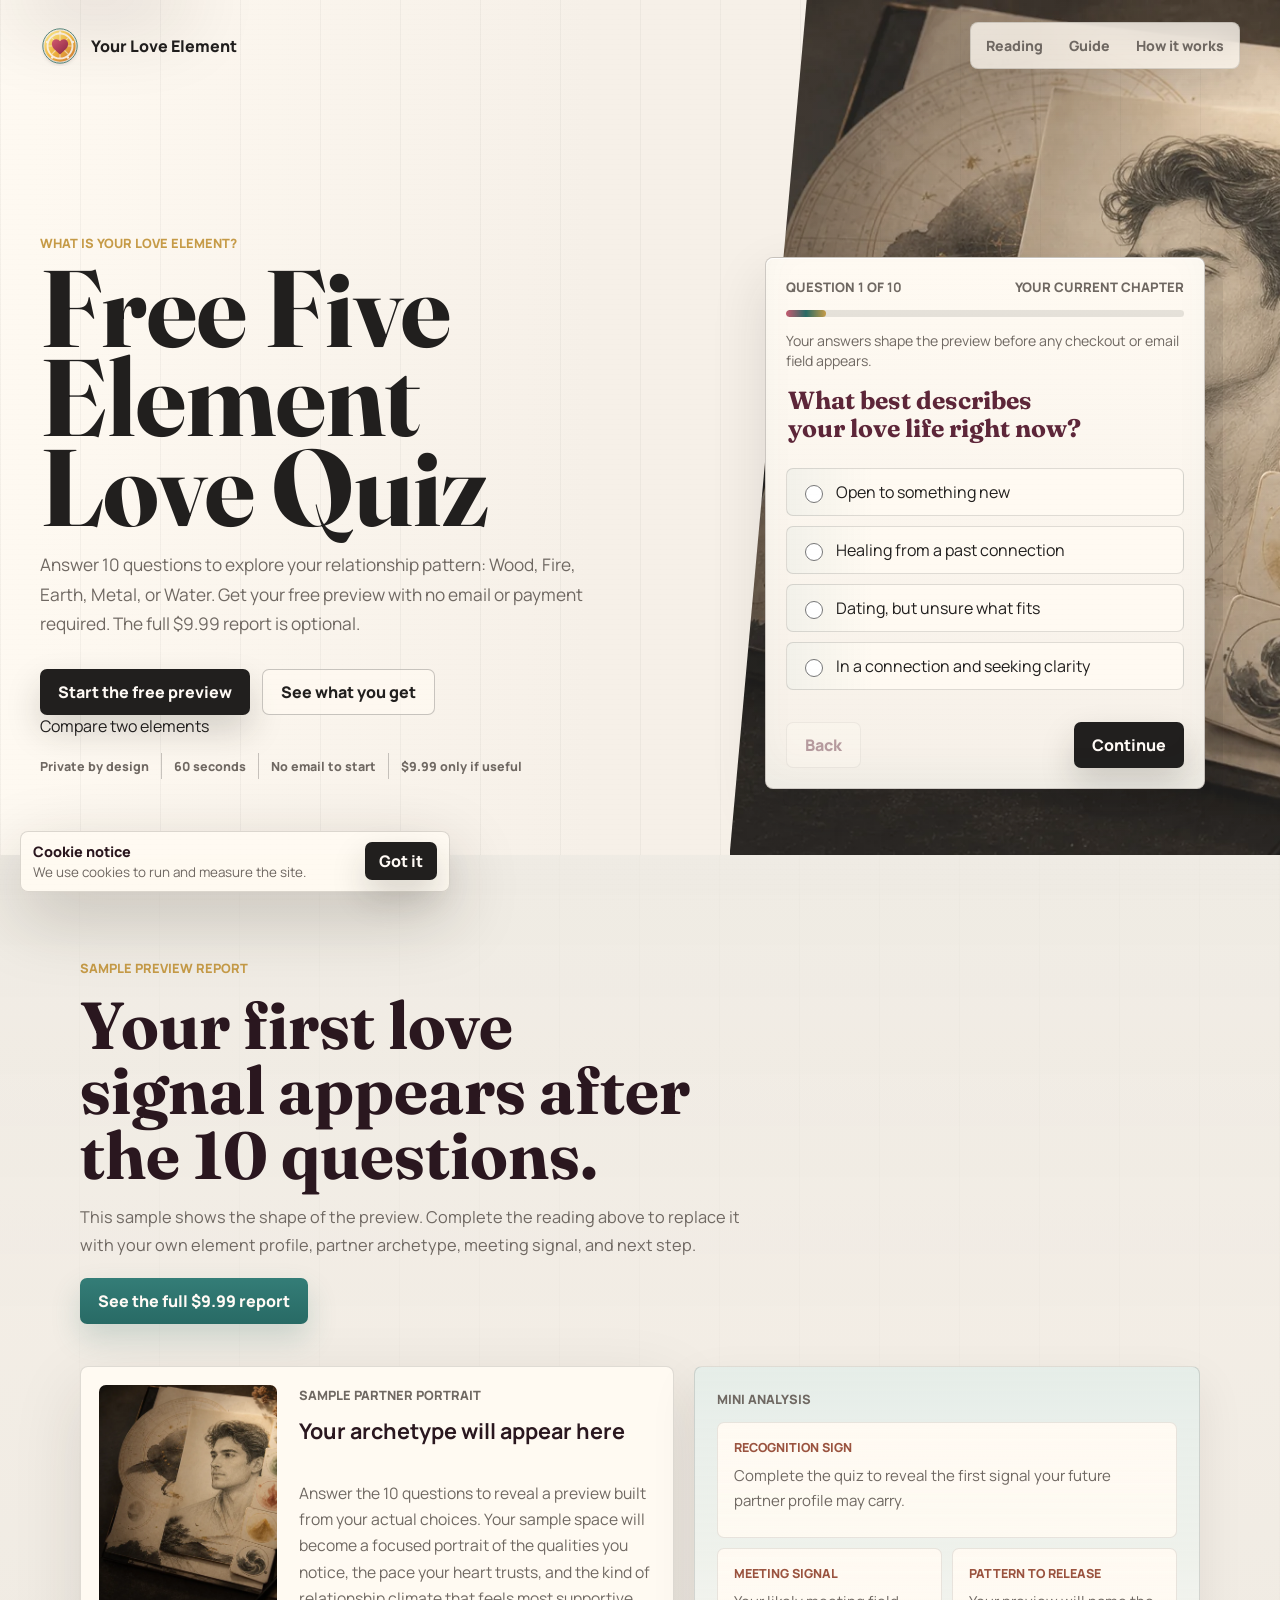
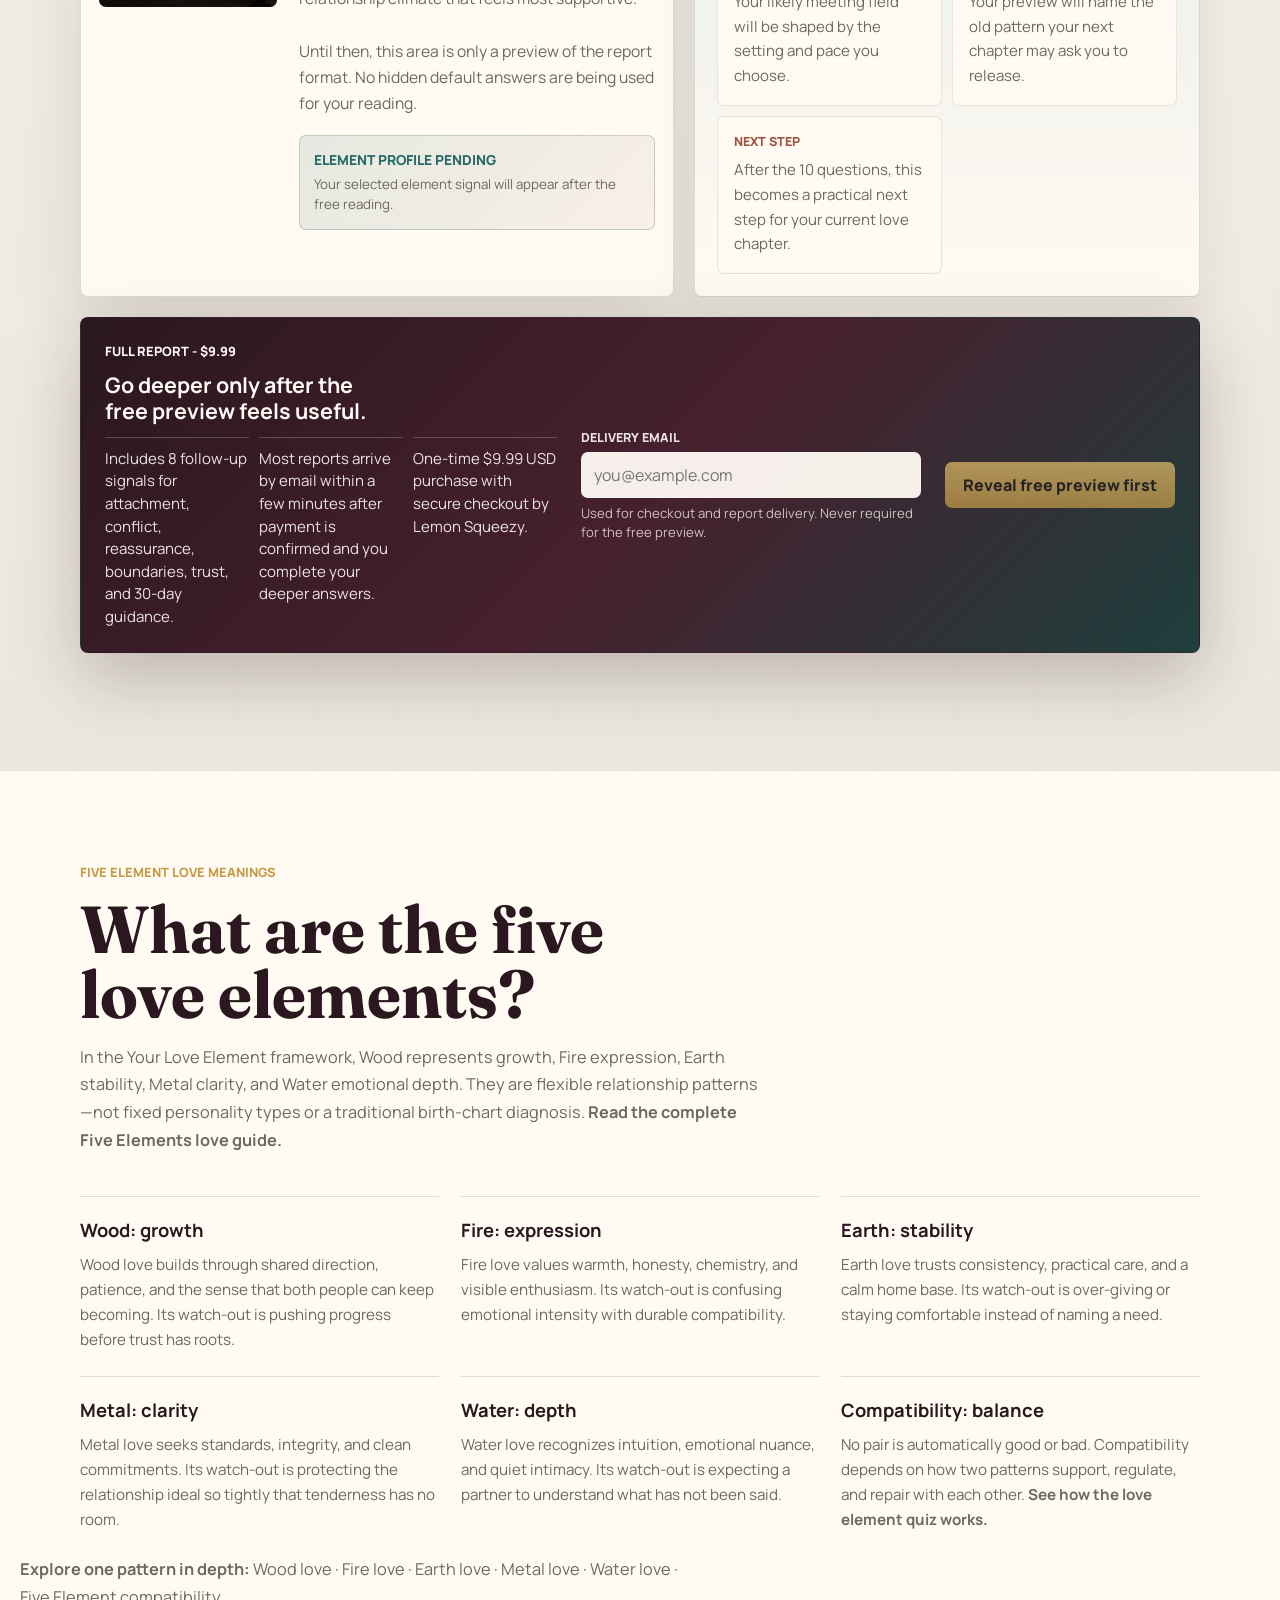
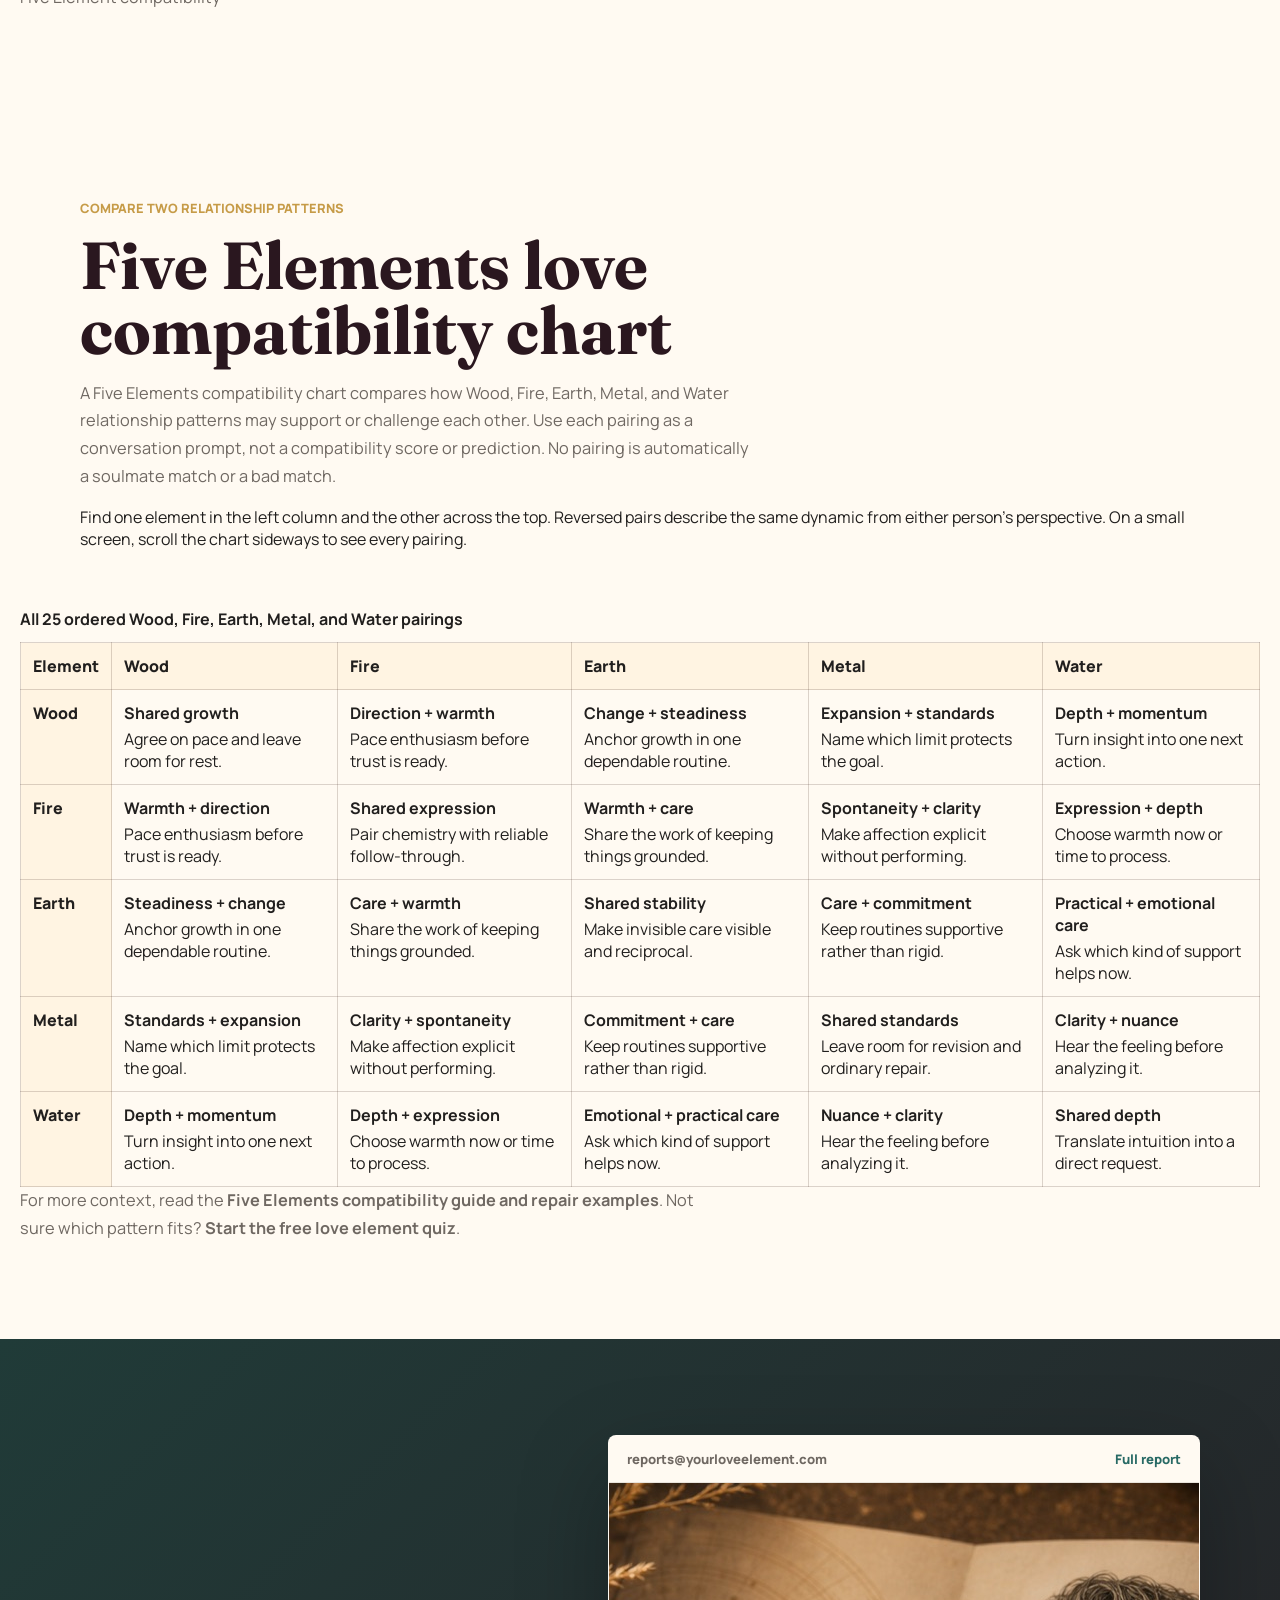
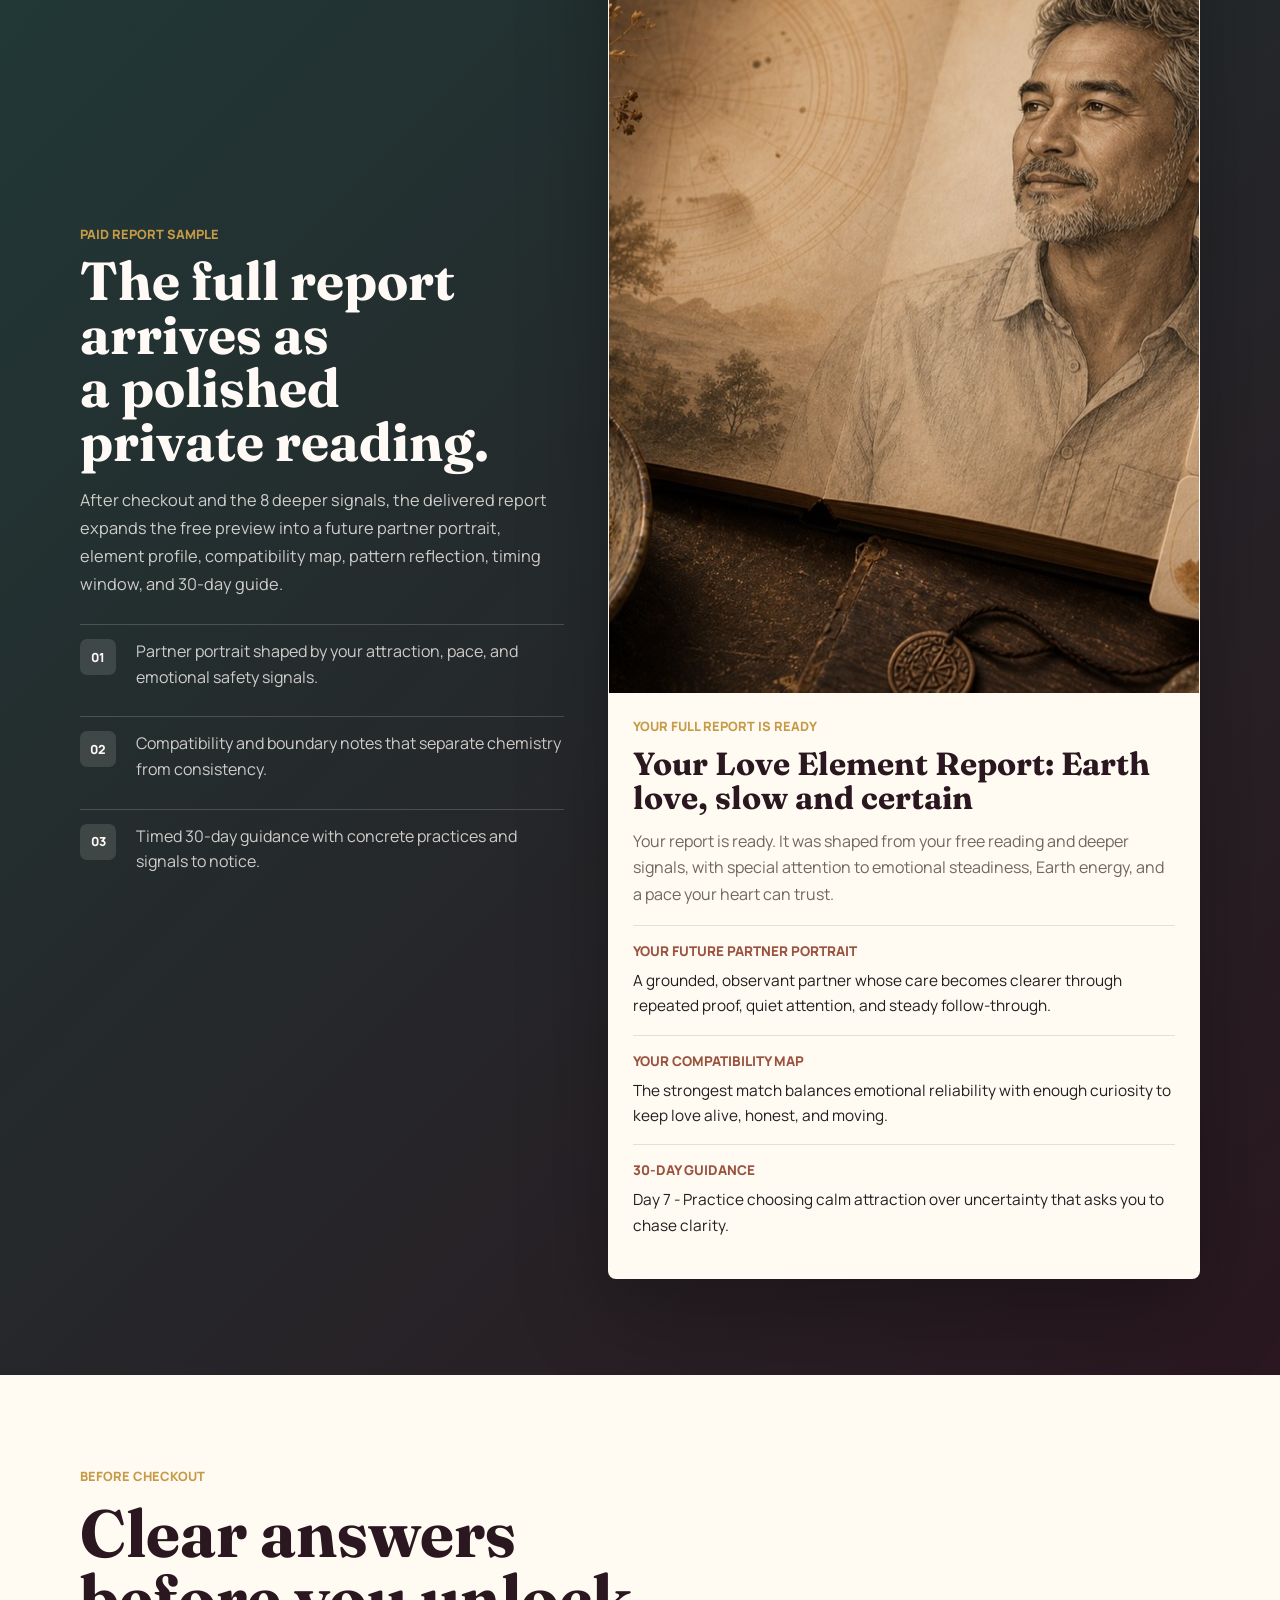
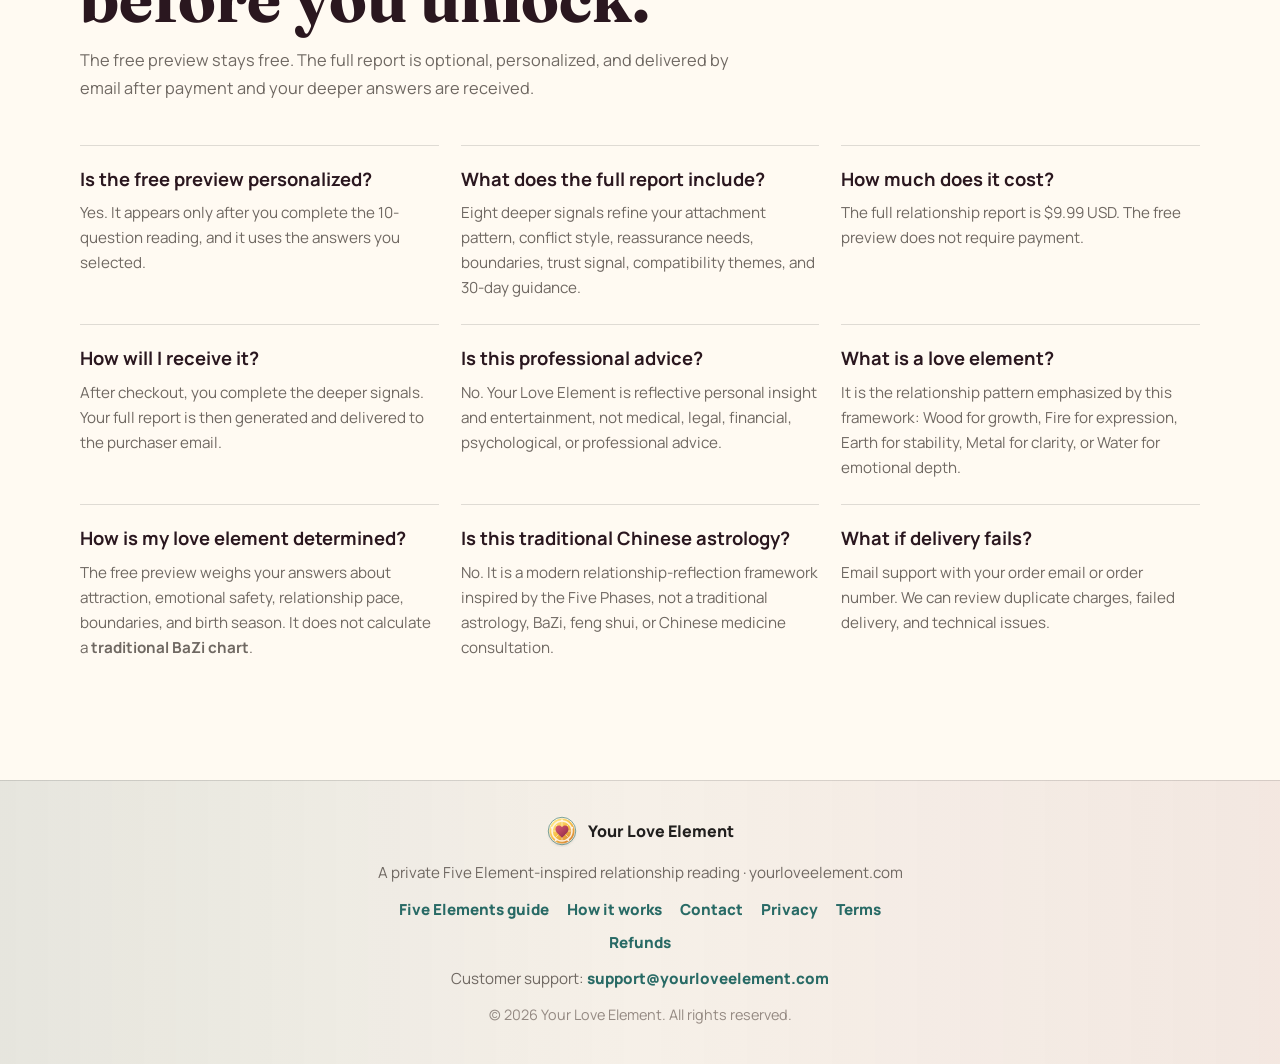
<file: index.html>
<!doctype html>
<html lang="en">
  <head>
    <meta charset="UTF-8" />
    <meta name="viewport" content="width=device-width, initial-scale=1.0" />
    <title>Free Five Element Love Quiz | Your Love Element</title>
    <meta name="description" content="What is your love element? Answer 10 questions to explore Wood, Fire, Earth, Metal or Water. Get a free relationship preview with no email or payment required." />
    <meta name="robots" content="index,follow,max-image-preview:large,max-snippet:-1,max-video-preview:-1" />
    <link rel="canonical" href="https://yourloveelement.com/" />
    <meta property="og:type" content="website" />
    <meta property="og:locale" content="en_US" />
    <meta property="og:site_name" content="Your Love Element" />
    <meta property="og:title" content="Free Five Element Love Quiz | Your Love Element" />
    <meta property="og:description" content="Answer 10 questions to explore your Five Element-inspired relationship pattern. Your free preview needs no email or payment; the $9.99 full report is optional." />
    <meta property="og:url" content="https://yourloveelement.com/" />
    <meta property="og:image" content="https://yourloveelement.com/assets/social-preview.png" />
    <meta property="og:image:width" content="1200" />
    <meta property="og:image:height" content="630" />
    <meta property="og:image:alt" content="Your Love Element social preview with a lemon heart seal." />
    <meta name="twitter:card" content="summary_large_image" />
    <meta name="twitter:title" content="Free Five Element Love Quiz | Your Love Element" />
    <meta name="twitter:description" content="Answer 10 questions to explore your Five Element-inspired relationship pattern. Your free preview needs no email or payment; the $9.99 full report is optional." />
    <meta name="twitter:image" content="https://yourloveelement.com/assets/social-preview.png" />
    <meta name="twitter:image:alt" content="Your Love Element social preview with a lemon heart seal." />
    <meta name="theme-color" content="#221b18" />
    <link rel="icon" href="assets/logo-mark.svg" type="image/svg+xml" />
    <link rel="apple-touch-icon" href="assets/lemon-squeezy-store-icon.png" />
    <link rel="preload" as="image" href="assets/hero-soulmate-report.webp" type="image/webp" fetchpriority="high" />
    <script src="assets/runtime-config.js?v=20260802-quiz-option-focus-ring-1"></script>
    <script src="assets/tracking-config.js?v=20260802-quiz-option-focus-ring-1"></script>
    <script src="assets/meta-pixel-base.js?v=20260802-quiz-option-focus-ring-1"></script>
    <link rel="preconnect" href="https://fonts.googleapis.com" />
    <link rel="preconnect" href="https://fonts.gstatic.com" crossorigin />
    <link href="https://fonts.googleapis.com/css2?family=Fraunces:wght@600;700;800&family=Manrope:wght@400;500;600;700;800&display=swap" rel="stylesheet" />
    <link rel="stylesheet" href="styles.css?v=20260802-quiz-option-focus-ring-1" />
    <style id="homepage-compatibility-styles">
      #compatibility-chart .homepage-compatibility-scroll { max-width: 100%; overflow-x: auto; overscroll-behavior-inline: contain; }
      #compatibility-chart .homepage-compatibility-scroll:focus-visible { outline: 3px solid #86543e; outline-offset: 4px; }
      #compatibility-chart table { border-collapse: collapse; min-width: 760px; width: 100%; }
      #compatibility-chart caption { font-weight: 700; padding: 0 0 0.75rem; text-align: left; }
      #compatibility-chart th, #compatibility-chart td { border: 1px solid rgba(75, 51, 42, 0.2); padding: 0.75rem; text-align: left; vertical-align: top; }
      #compatibility-chart th { background: #fff4e2; font-weight: 800; }
      #compatibility-chart td strong { display: block; margin-bottom: 0.25rem; }
    </style>
    <script type="application/ld+json">
      {
        "@context": "https://schema.org",
        "@graph": [
          {
            "@type": "Organization",
            "@id": "https://yourloveelement.com/#organization",
            "name": "Your Love Element",
            "url": "https://yourloveelement.com/",
            "logo": "https://yourloveelement.com/assets/lemon-squeezy-store-icon.png",
            "description": "A Five Element-inspired relationship reflection with a free personalized preview and an optional full digital report.",
            "email": "support@yourloveelement.com"
          },
          {
            "@type": "Brand",
            "@id": "https://yourloveelement.com/#brand",
            "name": "Your Love Element",
            "url": "https://yourloveelement.com/",
            "logo": "https://yourloveelement.com/assets/lemon-squeezy-store-icon.png"
          },
          {
            "@type": "WebSite",
            "@id": "https://yourloveelement.com/#website",
            "url": "https://yourloveelement.com/",
            "name": "Your Love Element",
            "publisher": { "@id": "https://yourloveelement.com/#organization" },
            "inLanguage": "en"
          },
          {
            "@type": "WebPage",
            "@id": "https://yourloveelement.com/#webpage",
            "url": "https://yourloveelement.com/",
            "name": "Free Five Element Love Quiz | Your Love Element",
            "description": "A 10-question Five Element-inspired relationship quiz with a free preview and an optional personalized full report.",
            "isPartOf": { "@id": "https://yourloveelement.com/#website" },
            "about": [
              { "@type": "Thing", "name": "Five Elements" },
              { "@type": "Thing", "name": "Relationship self-reflection" }
            ],
            "primaryImageOfPage": {
              "@type": "ImageObject",
              "url": "https://yourloveelement.com/assets/hero-soulmate-report.webp",
              "contentUrl": "https://yourloveelement.com/assets/hero-soulmate-report.webp",
              "width": 1672,
              "height": 941
            },
            "dateModified": "2026-11-08",
            "inLanguage": "en"
          },
          {
            "@type": "Product",
            "@id": "https://yourloveelement.com/#full-report",
            "name": "Your Love Element: Full Relationship Report",
            "brand": { "@id": "https://yourloveelement.com/#brand" },
            "image": "https://yourloveelement.com/assets/hero-soulmate-report.webp",
            "description": "A personalized Five Element-inspired love report with partner archetype, relationship patterns, compatibility signals, timing themes, and 30-day guidance.",
            "category": "Digital relationship reading",
            "offers": {
              "@type": "Offer",
              "price": "9.99",
              "priceCurrency": "USD",
              "availability": "https://schema.org/InStock",
              "url": "https://yourloveelement.com/#preview"
            }
          },
          {
            "@type": "FAQPage",
            "@id": "https://yourloveelement.com/#faq",
            "mainEntity": [
              {
                "@type": "Question",
                "name": "Is the free preview personalized?",
                "acceptedAnswer": {
                  "@type": "Answer",
                  "text": "Yes. The free preview appears only after you complete the 10-question reading and is based on the answers you provide."
                }
              },
              {
                "@type": "Question",
                "name": "What is included in the full report?",
                "acceptedAnswer": {
                  "@type": "Answer",
                  "text": "The full report adds eight deeper relationship signals, including attachment pattern, conflict style, reassurance needs, boundaries, trust signal, compatibility themes, and 30-day guidance."
                }
              },
              {
                "@type": "Question",
                "name": "How much does the full report cost?",
                "acceptedAnswer": {
                  "@type": "Answer",
                  "text": "The full relationship report costs $9.99 USD."
                }
              },
              {
                "@type": "Question",
                "name": "How is the report delivered?",
                "acceptedAnswer": {
                  "@type": "Answer",
                  "text": "After payment and the eight deeper answers are received, the full report is generated and delivered to the purchaser's email address."
                }
              },
              {
                "@type": "Question",
                "name": "Is this professional advice?",
                "acceptedAnswer": {
                  "@type": "Answer",
                  "text": "No. Your Love Element readings are reflective personal insight and entertainment, not medical, legal, financial, psychological, or professional advice."
                }
              },
              {
                "@type": "Question",
                "name": "What is a love element?",
                "acceptedAnswer": {
                  "@type": "Answer",
                  "text": "A love element is the relationship pattern emphasized by the Your Love Element framework: Wood for growth, Fire for expression, Earth for stability, Metal for clarity, or Water for emotional depth. It is a reflective lens, not a fixed identity."
                }
              },
              {
                "@type": "Question",
                "name": "How is my love element determined?",
                "acceptedAnswer": {
                  "@type": "Answer",
                  "text": "The free preview weighs your answers about attraction, emotional safety, relationship pace, boundaries, and birth season. It does not calculate a traditional BaZi or Four Pillars chart."
                }
              },
              {
                "@type": "Question",
                "name": "Is this traditional Chinese astrology?",
                "acceptedAnswer": {
                  "@type": "Answer",
                  "text": "No. Your Love Element is a modern relationship-reflection framework inspired by the Five Phases. It is not a traditional astrology, BaZi, feng shui, or Chinese medicine consultation."
                }
              }
            ]
          }
        ]
      }
    </script>
  </head>
  <body>
    <a class="skip-link" href="#reading">Skip to the reading</a>
    <main class="page-shell">
      <section class="hero" aria-labelledby="hero-title">
        <img class="hero-image" src="assets/hero-soulmate-report.webp" width="1672" height="941" fetchpriority="high" decoding="async" alt="A refined love reading report with portrait, astrology chart, and five element details" />
        <div class="hero-scrim"></div>
        <nav class="topbar" aria-label="Primary">
          <a class="brand" href="/" aria-label="Your Love Element home" aria-current="page">
            <img class="brand-mark" src="assets/logo-mark.svg" alt="" aria-hidden="true" />
            <span>Your Love Element</span>
          </a>
          <div class="nav-actions">
            <a href="#reading">Reading</a>
            <a href="/five-elements-love-compatibility/">Guide</a>
            <a href="/how-it-works/">How it works</a>
          </div>
        </nav>

        <div class="hero-content">
          <div class="hero-copy">
            <p class="eyebrow">What is your love element?</p>
            <h1 id="hero-title">Free Five Element Love Quiz</h1>
            <p class="hero-text">
              Answer 10 questions to explore your relationship pattern: Wood, Fire, Earth, Metal, or Water. Get your free preview with no email or payment required. The full $9.99 report is optional.
            </p>
            <div class="hero-actions">
              <a class="primary-action" href="#reading" data-track-cta="hero_start">Start the free preview</a>
              <a class="secondary-action" href="#preview" data-track-cta="hero_sample">See what you get</a>
            </div>
            <p><a href="#compatibility-chart">Compare two elements</a></p>
            <div class="trust-row" aria-label="Customer trust indicators">
              <span>Private by design</span>
              <span>60 seconds</span>
              <span>No email to start</span>
              <span>$9.99 only if useful</span>
            </div>
          </div>

          <form class="quiz-panel" id="reading" tabindex="-1" aria-label="Love reading quiz" aria-describedby="quizHelper">
            <div class="quiz-topline" role="status" aria-live="polite" aria-atomic="true">
              <span>Question <strong id="stepNumber">1</strong> of <strong id="totalSteps">10</strong></span>
              <span id="quizMood">Your current chapter</span>
            </div>
            <div class="progress" aria-hidden="true">
              <span id="progressBar"></span>
            </div>
            <p class="quiz-helper" id="quizHelper">Your answers shape the preview before any checkout or email field appears.</p>

            <fieldset class="quiz-step is-active" data-step="0">
              <legend>What best describes your love life right now?</legend>
              <label><input type="radio" name="status" value="Open to something new" /> Open to something new</label>
              <label><input type="radio" name="status" value="Healing from a past connection" /> Healing from a past connection</label>
              <label><input type="radio" name="status" value="Dating, but unsure what fits" /> Dating, but unsure what fits</label>
              <label><input type="radio" name="status" value="In a connection and seeking clarity" /> In a connection and seeking clarity</label>
            </fieldset>

            <fieldset class="quiz-step" data-step="1">
              <legend>What are you hoping to understand most?</legend>
              <label><input type="radio" name="intent" value="Who I naturally attract" /> Who I naturally attract</label>
              <label><input type="radio" name="intent" value="Why old patterns repeat" /> Why old patterns repeat</label>
              <label><input type="radio" name="intent" value="When love may feel easier" /> When love may feel easier</label>
              <label><input type="radio" name="intent" value="What kind of partner truly fits me" /> What kind of partner truly fits me</label>
            </fieldset>

            <fieldset class="quiz-step" data-step="2">
              <legend>Which quality feels magnetic to you?</legend>
              <label><input type="radio" name="quality" value="Emotional steadiness" /> Emotional steadiness</label>
              <label><input type="radio" name="quality" value="Creative ambition" /> Creative ambition</label>
              <label><input type="radio" name="quality" value="Warm intelligence" /> Warm intelligence</label>
              <label><input type="radio" name="quality" value="Playful confidence" /> Playful confidence</label>
            </fieldset>

            <fieldset class="quiz-step" data-step="3">
              <legend>Which element feels closest to your relationship style?</legend>
              <label><input type="radio" name="element" value="Wood" /> Wood: growth, patience, becoming</label>
              <label><input type="radio" name="element" value="Fire" /> Fire: spark, courage, chemistry</label>
              <label><input type="radio" name="element" value="Earth" /> Earth: loyalty, steadiness, care</label>
              <label><input type="radio" name="element" value="Metal" /> Metal: clarity, standards, devotion</label>
              <label><input type="radio" name="element" value="Water" /> Water: intuition, depth, tenderness</label>
            </fieldset>

            <fieldset class="quiz-step" data-step="4">
              <legend>Where do you feel most likely to meet someone meaningful?</legend>
              <label><input type="radio" name="setting" value="Through work, craft, or a shared goal" /> Through work, craft, or a shared goal</label>
              <label><input type="radio" name="setting" value="Travel, relocation, or a new city" /> Travel, relocation, or a new city</label>
              <label><input type="radio" name="setting" value="A friend's wider circle" /> A friend's wider circle</label>
              <label><input type="radio" name="setting" value="Online, but through deeper conversation" /> Online, but through deeper conversation</label>
            </fieldset>

            <fieldset class="quiz-step" data-step="5">
              <legend>What usually makes you pull away?</legend>
              <label><input type="radio" name="block" value="Mixed signals" /> Mixed signals</label>
              <label><input type="radio" name="block" value="Feeling rushed" /> Feeling rushed</label>
              <label><input type="radio" name="block" value="Emotional distance" /> Emotional distance</label>
              <label><input type="radio" name="block" value="Too much intensity too soon" /> Too much intensity too soon</label>
              <label><input type="radio" name="block" value="Losing my sense of independence" /> Losing my sense of independence</label>
            </fieldset>

            <fieldset class="quiz-step" data-step="6">
              <legend>What does a secure relationship feel like?</legend>
              <label><input type="radio" name="secure" value="A quiet home base" /> A quiet home base</label>
              <label><input type="radio" name="secure" value="A shared adventure" /> A shared adventure</label>
              <label><input type="radio" name="secure" value="A clear future plan" /> A clear future plan</label>
              <label><input type="radio" name="secure" value="Emotional honesty without pressure" /> Emotional honesty without pressure</label>
            </fieldset>

            <fieldset class="quiz-step" data-step="7">
              <legend>Which compliment would feel most true?</legend>
              <label><input type="radio" name="mirror" value="You make people feel safe" /> You make people feel safe</label>
              <label><input type="radio" name="mirror" value="You bring people alive" /> You bring people alive</label>
              <label><input type="radio" name="mirror" value="You see what others miss" /> You see what others miss</label>
              <label><input type="radio" name="mirror" value="You help people become braver" /> You help people become braver</label>
            </fieldset>

            <fieldset class="quiz-step" data-step="8">
              <legend>Pick the pace your heart trusts most.</legend>
              <label><input type="radio" name="pace" value="Slow and certain" /> Slow and certain</label>
              <label><input type="radio" name="pace" value="Fast, but honest" /> Fast, but honest</label>
              <label><input type="radio" name="pace" value="Playful first, deep later" /> Playful first, deep later</label>
              <label><input type="radio" name="pace" value="Intense at first, then grounded" /> Intense at first, then grounded</label>
            </fieldset>

            <fieldset class="quiz-step" data-step="9">
              <legend>When is your birthday?</legend>
              <div class="date-grid">
                <label>
                  <span>Month</span>
                  <select name="month" aria-label="Birth month">
                    <option value="" selected disabled>Select month</option>
                    <option>January</option>
                    <option>February</option>
                    <option>March</option>
                    <option>April</option>
                    <option>May</option>
                    <option>June</option>
                    <option>July</option>
                    <option>August</option>
                    <option>September</option>
                    <option>October</option>
                    <option>November</option>
                    <option>December</option>
                  </select>
                </label>
                <label>
                  <span>Day</span>
                  <input type="number" name="day" min="1" max="31" placeholder="Day" />
                </label>
              </div>
            </fieldset>

            <p class="validation-message" id="quizValidation" role="alert" hidden></p>
            <div class="quiz-controls">
              <button class="ghost-button" id="backButton" type="button" disabled>Back</button>
              <button class="next-button" id="nextButton" type="submit">Continue</button>
            </div>
          </form>
        </div>
      </section>

      <section class="report-band" id="preview">
        <div class="section-heading">
          <p class="eyebrow" id="previewEyebrow">Sample preview report</p>
          <h2 id="previewTitle" tabindex="-1">Your first love signal appears after the 10 questions.</h2>
          <p class="section-intro" id="previewIntro">This sample shows the shape of the preview. Complete the reading above to replace it with your own element profile, partner archetype, meeting signal, and next step.</p>
          <a class="primary-action preview-offer-link" href="#unlockReport" data-track-cta="preview_offer">See the full $9.99 report</a>
        </div>

        <div class="result-layout">
          <article class="portrait-card">
            <div class="portrait-frame">
              <img src="assets/hero-soulmate-report.webp" width="1672" height="941" loading="lazy" decoding="async" alt="A sample future partner portrait" />
            </div>
            <div>
              <p class="card-kicker" id="portraitKicker">Sample partner portrait</p>
              <h3 id="archetypeTitle">Your archetype will appear here</h3>
              <p id="archetypeText">
                Answer the 10 questions to reveal a preview built from your actual choices. Your sample space will become a focused portrait of the qualities you notice, the pace your heart trusts, and the kind of relationship climate that feels most supportive.

                Until then, this area is only a preview of the report format. No hidden default answers are being used for your reading.
              </p>
              <div class="element-seal">
                <span id="elementName">Element profile pending</span>
                <small id="elementSignal">Your selected element signal will appear after the free reading.</small>
              </div>
            </div>
          </article>

          <article class="analysis-card">
            <p class="card-kicker">Mini analysis</p>
            <div class="analysis-grid">
              <div>
                <span>Recognition sign</span>
                <p id="recognitionText">Complete the quiz to reveal the first signal your future partner profile may carry.</p>
              </div>
              <div>
                <span>Meeting signal</span>
                <p id="meetingText">Your likely meeting field will be shaped by the setting and pace you choose.</p>
              </div>
              <div>
                <span>Pattern to release</span>
                <p id="releaseText">Your preview will name the old pattern your next chapter may ask you to release.</p>
              </div>
              <div>
                <span>Next step</span>
                <p id="adviceText">After the 10 questions, this becomes a practical next step for your current love chapter.</p>
              </div>
            </div>
          </article>

          <article class="unlock-box" id="unlockReport">
            <div>
              <p class="card-kicker">Full report - $9.99</p>
              <h3>Go deeper only after the free preview feels useful.</h3>
              <ul class="offer-list" aria-label="Full report purchase details">
                <li>Includes 8 follow-up signals for attachment, conflict, reassurance, boundaries, trust, and 30-day guidance.</li>
                <li>Most reports arrive by email within a few minutes after payment is confirmed and you complete your deeper answers.</li>
                <li>One-time $9.99 USD purchase with secure checkout by Lemon Squeezy.</li>
              </ul>
            </div>
            <label class="checkout-email">
              <span>Delivery email</span>
              <input id="checkoutEmail" type="email" inputmode="email" autocomplete="email" spellcheck="false" placeholder="you@example.com" aria-describedby="checkoutEmailHelp" required />
              <small id="checkoutEmailHelp">Used for checkout and report delivery. Never required for the free preview.</small>
            </label>
            <a class="price-button" id="unlockReportButton" href="/full-report/" aria-disabled="true">Reveal free preview first</a>
            <p class="api-status" id="readingSaveStatus" hidden></p>
          </article>

          <article class="share-card" id="shareCardPanel" hidden>
            <div class="share-card-copy">
              <p class="card-kicker">Share card</p>
              <h3>Your love element card is ready.</h3>
              <p>A polished result card with your element, archetype, and homepage link.</p>
              <div class="share-actions">
                <button class="share-button" id="shareImageButton" type="button">Share image</button>
                <button class="download-button" id="downloadShareImageButton" type="button">Download</button>
                <button class="copy-link-button" id="copyShareLinkButton" type="button">Copy link</button>
              </div>
              <p class="share-status" id="shareStatus" role="status" aria-live="polite" aria-atomic="true" hidden></p>
            </div>
            <div class="share-preview-frame">
              <img id="shareCardPreview" alt="Your Love Element share card preview" />
            </div>
          </article>
        </div>
      </section>

      <section class="faq-band" id="love-elements" aria-labelledby="love-elements-title">
        <div class="section-heading">
          <p class="eyebrow">Five Element love meanings</p>
          <h2 id="love-elements-title">What are the five love elements?</h2>
          <p class="section-intro">In the Your Love Element framework, Wood represents growth, Fire expression, Earth stability, Metal clarity, and Water emotional depth. They are flexible relationship patterns—not fixed personality types or a traditional birth-chart diagnosis. <a href="/five-elements-love-compatibility/"><strong>Read the complete Five Elements love guide.</strong></a></p>
        </div>

        <div class="faq-grid">
          <article>
            <h3>Wood: growth</h3>
            <p>Wood love builds through shared direction, patience, and the sense that both people can keep becoming. Its watch-out is pushing progress before trust has roots.</p>
          </article>
          <article>
            <h3>Fire: expression</h3>
            <p>Fire love values warmth, honesty, chemistry, and visible enthusiasm. Its watch-out is confusing emotional intensity with durable compatibility.</p>
          </article>
          <article>
            <h3>Earth: stability</h3>
            <p>Earth love trusts consistency, practical care, and a calm home base. Its watch-out is over-giving or staying comfortable instead of naming a need.</p>
          </article>
          <article>
            <h3>Metal: clarity</h3>
            <p>Metal love seeks standards, integrity, and clean commitments. Its watch-out is protecting the relationship ideal so tightly that tenderness has no room.</p>
          </article>
          <article>
            <h3>Water: depth</h3>
            <p>Water love recognizes intuition, emotional nuance, and quiet intimacy. Its watch-out is expecting a partner to understand what has not been said.</p>
          </article>
          <article>
            <h3>Compatibility: balance</h3>
            <p>No pair is automatically good or bad. Compatibility depends on how two patterns support, regulate, and repair with each other. <a href="/how-it-works/#method-answer"><strong>See how the love element quiz works.</strong></a></p>
          </article>
        </div>
        <p class="section-intro"><strong>Explore one pattern in depth:</strong> <a href="/five-elements-love-compatibility/#wood">Wood love</a> · <a href="/five-elements-love-compatibility/#fire">Fire love</a> · <a href="/five-elements-love-compatibility/#earth">Earth love</a> · <a href="/five-elements-love-compatibility/#metal">Metal love</a> · <a href="/five-elements-love-compatibility/#water">Water love</a> · <a href="/five-elements-love-compatibility/#compatibility-title">Five Element compatibility</a></p>
      </section>

      <section class="faq-band" id="compatibility-chart" aria-labelledby="compatibility-chart-title">
        <div class="section-heading">
          <p class="eyebrow">Compare two relationship patterns</p>
          <h2 id="compatibility-chart-title">Five Elements love compatibility chart</h2>
          <p class="section-intro">A Five Elements compatibility chart compares how Wood, Fire, Earth, Metal, and Water relationship patterns may support or challenge each other. Use each pairing as a conversation prompt, not a compatibility score or prediction. No pairing is automatically a soulmate match or a bad match.</p>
          <p id="compatibility-chart-guide">Find one element in the left column and the other across the top. Reversed pairs describe the same dynamic from either person's perspective. On a small screen, scroll the chart sideways to see every pairing.</p>
        </div>
        <div class="homepage-compatibility-scroll" role="region" tabindex="0" aria-label="Scrollable Five Elements compatibility chart">
          <table class="homepage-compatibility-table" aria-describedby="compatibility-chart-guide">
            <caption>All 25 ordered Wood, Fire, Earth, Metal, and Water pairings</caption>
            <thead>
              <tr>
                <th scope="col">Element</th>
                <th scope="col">Wood</th>
                <th scope="col">Fire</th>
                <th scope="col">Earth</th>
                <th scope="col">Metal</th>
                <th scope="col">Water</th>
              </tr>
            </thead>
            <tbody>
              <tr>
                <th scope="row">Wood</th>
                <td data-pair="Wood-Wood" id="home-pair-wood-wood"><strong>Shared growth</strong>Agree on pace and leave room for rest.</td>
                <td data-pair="Wood-Fire" id="home-pair-wood-fire"><strong>Direction + warmth</strong>Pace enthusiasm before trust is ready.</td>
                <td data-pair="Wood-Earth" id="home-pair-wood-earth"><strong>Change + steadiness</strong>Anchor growth in one dependable routine.</td>
                <td data-pair="Wood-Metal" id="home-pair-wood-metal"><strong>Expansion + standards</strong>Name which limit protects the goal.</td>
                <td data-pair="Wood-Water" id="home-pair-wood-water"><strong>Depth + momentum</strong>Turn insight into one next action.</td>
              </tr>
              <tr>
                <th scope="row">Fire</th>
                <td data-pair="Fire-Wood" id="home-pair-fire-wood"><strong>Warmth + direction</strong>Pace enthusiasm before trust is ready.</td>
                <td data-pair="Fire-Fire" id="home-pair-fire-fire"><strong>Shared expression</strong>Pair chemistry with reliable follow-through.</td>
                <td data-pair="Fire-Earth" id="home-pair-fire-earth"><strong>Warmth + care</strong>Share the work of keeping things grounded.</td>
                <td data-pair="Fire-Metal" id="home-pair-fire-metal"><strong>Spontaneity + clarity</strong>Make affection explicit without performing.</td>
                <td data-pair="Fire-Water" id="home-pair-fire-water"><strong>Expression + depth</strong>Choose warmth now or time to process.</td>
              </tr>
              <tr>
                <th scope="row">Earth</th>
                <td data-pair="Earth-Wood" id="home-pair-earth-wood"><strong>Steadiness + change</strong>Anchor growth in one dependable routine.</td>
                <td data-pair="Earth-Fire" id="home-pair-earth-fire"><strong>Care + warmth</strong>Share the work of keeping things grounded.</td>
                <td data-pair="Earth-Earth" id="home-pair-earth-earth"><strong>Shared stability</strong>Make invisible care visible and reciprocal.</td>
                <td data-pair="Earth-Metal" id="home-pair-earth-metal"><strong>Care + commitment</strong>Keep routines supportive rather than rigid.</td>
                <td data-pair="Earth-Water" id="home-pair-earth-water"><strong>Practical + emotional care</strong>Ask which kind of support helps now.</td>
              </tr>
              <tr>
                <th scope="row">Metal</th>
                <td data-pair="Metal-Wood" id="home-pair-metal-wood"><strong>Standards + expansion</strong>Name which limit protects the goal.</td>
                <td data-pair="Metal-Fire" id="home-pair-metal-fire"><strong>Clarity + spontaneity</strong>Make affection explicit without performing.</td>
                <td data-pair="Metal-Earth" id="home-pair-metal-earth"><strong>Commitment + care</strong>Keep routines supportive rather than rigid.</td>
                <td data-pair="Metal-Metal" id="home-pair-metal-metal"><strong>Shared standards</strong>Leave room for revision and ordinary repair.</td>
                <td data-pair="Metal-Water" id="home-pair-metal-water"><strong>Clarity + nuance</strong>Hear the feeling before analyzing it.</td>
              </tr>
              <tr>
                <th scope="row">Water</th>
                <td data-pair="Water-Wood" id="home-pair-water-wood"><strong>Depth + momentum</strong>Turn insight into one next action.</td>
                <td data-pair="Water-Fire" id="home-pair-water-fire"><strong>Depth + expression</strong>Choose warmth now or time to process.</td>
                <td data-pair="Water-Earth" id="home-pair-water-earth"><strong>Emotional + practical care</strong>Ask which kind of support helps now.</td>
                <td data-pair="Water-Metal" id="home-pair-water-metal"><strong>Nuance + clarity</strong>Hear the feeling before analyzing it.</td>
                <td data-pair="Water-Water" id="home-pair-water-water"><strong>Shared depth</strong>Translate intuition into a direct request.</td>
              </tr>
            </tbody>
          </table>
        </div>
        <p class="section-intro">For more context, read the <a href="/five-elements-love-compatibility/#compatibility-title"><strong>Five Elements compatibility guide and repair examples</strong></a>. Not sure which pattern fits? <a href="#reading"><strong>Start the free love element quiz</strong></a>.</p>
      </section>

      <section class="sample-band" id="paid-sample" aria-labelledby="paid-sample-title">
        <div class="sample-layout">
          <div class="sample-copy">
            <p class="eyebrow">Paid report sample</p>
            <h2 id="paid-sample-title">The full report arrives as a polished private reading.</h2>
            <p class="section-intro">After checkout and the 8 deeper signals, the delivered report expands the free preview into a future partner portrait, element profile, compatibility map, pattern reflection, timing window, and 30-day guide.</p>
            <div class="sample-points" aria-label="Full report sections">
              <div>
                <span>01</span>
                <p>Partner portrait shaped by your attraction, pace, and emotional safety signals.</p>
              </div>
              <div>
                <span>02</span>
                <p>Compatibility and boundary notes that separate chemistry from consistency.</p>
              </div>
              <div>
                <span>03</span>
                <p>Timed 30-day guidance with concrete practices and signals to notice.</p>
              </div>
            </div>
          </div>

          <article class="email-preview" aria-label="Sample full report email">
            <div class="email-preview-top">
              <span>reports@yourloveelement.com</span>
              <span>Full report</span>
            </div>
            <img src="assets/elements/earth-banner.jpg" width="1440" height="810" loading="lazy" decoding="async" alt="Earth element relationship report banner sample" />
            <div class="email-preview-body">
              <p class="card-kicker">Your full report is ready</p>
              <h3>Your Love Element Report: Earth love, slow and certain</h3>
              <p class="email-preview-summary">Your report is ready. It was shaped from your free reading and deeper signals, with special attention to emotional steadiness, Earth energy, and a pace your heart can trust.</p>

              <div class="email-section-row">
                <h4>Your Future Partner Portrait</h4>
                <p>A grounded, observant partner whose care becomes clearer through repeated proof, quiet attention, and steady follow-through.</p>
              </div>
              <div class="email-section-row">
                <h4>Your Compatibility Map</h4>
                <p>The strongest match balances emotional reliability with enough curiosity to keep love alive, honest, and moving.</p>
              </div>
              <div class="email-section-row">
                <h4>30-Day Guidance</h4>
                <p>Day 7 - Practice choosing calm attraction over uncertainty that asks you to chase clarity.</p>
              </div>
            </div>
          </article>
        </div>
      </section>

      <section class="faq-band" id="faq" aria-labelledby="faq-title">
        <div class="section-heading">
          <p class="eyebrow">Before checkout</p>
          <h2 id="faq-title">Clear answers before you unlock.</h2>
          <p class="section-intro">The free preview stays free. The full report is optional, personalized, and delivered by email after payment and your deeper answers are received.</p>
        </div>

        <div class="faq-grid">
          <article>
            <h3>Is the free preview personalized?</h3>
            <p>Yes. It appears only after you complete the 10-question reading, and it uses the answers you selected.</p>
          </article>
          <article>
            <h3>What does the full report include?</h3>
            <p>Eight deeper signals refine your attachment pattern, conflict style, reassurance needs, boundaries, trust signal, compatibility themes, and 30-day guidance.</p>
          </article>
          <article>
            <h3>How much does it cost?</h3>
            <p>The full relationship report is $9.99 USD. The free preview does not require payment.</p>
          </article>
          <article>
            <h3>How will I receive it?</h3>
            <p>After checkout, you complete the deeper signals. Your full report is then generated and delivered to the purchaser email.</p>
          </article>
          <article>
            <h3>Is this professional advice?</h3>
            <p>No. Your Love Element is reflective personal insight and entertainment, not medical, legal, financial, psychological, or professional advice.</p>
          </article>
          <article>
            <h3>What is a love element?</h3>
            <p>It is the relationship pattern emphasized by this framework: Wood for growth, Fire for expression, Earth for stability, Metal for clarity, or Water for emotional depth.</p>
          </article>
          <article>
            <h3>How is my love element determined?</h3>
            <p>The free preview weighs your answers about attraction, emotional safety, relationship pace, boundaries, and birth season. It does not calculate a <a href="/how-it-works/#love-element-vs-zodiac"><strong>traditional BaZi chart</strong></a>.</p>
          </article>
          <article>
            <h3>Is this traditional Chinese astrology?</h3>
            <p>No. It is a modern relationship-reflection framework inspired by the Five Phases, not a traditional astrology, BaZi, feng shui, or Chinese medicine consultation.</p>
          </article>
          <article>
            <h3>What if delivery fails?</h3>
            <p>Email support with your order email or order number. We can review duplicate charges, failed delivery, and technical issues.</p>
          </article>
        </div>
      </section>
    </main>

    <footer class="site-footer">
      <div class="footer-inner">
        <a class="footer-brand" href="/" aria-label="Your Love Element home">
          <img class="brand-mark" src="assets/logo-mark.svg" alt="" aria-hidden="true" />
          <span>Your Love Element</span>
        </a>
        <p class="footer-tagline">A private Five Element-inspired relationship reading · yourloveelement.com</p>
        <nav class="footer-links" aria-label="Legal and support">
          <a href="/five-elements-love-compatibility/">Five Elements guide</a>
          <a href="/how-it-works/">How it works</a>
          <a href="/contact/">Contact</a>
          <a href="/privacy/">Privacy</a>
          <a href="/terms/">Terms</a>
          <a href="/refund/">Refunds</a>
        </nav>
        <p class="footer-support">Customer support: <a href="mailto:support@yourloveelement.com">support@yourloveelement.com</a></p>
        <p class="footer-copyright">© 2026 Your Love Element. All rights reserved.</p>
      </div>
    </footer>

    <div class="cookie-consent" id="cookieConsent" role="dialog" aria-live="polite" aria-label="Cookie notice" hidden>
      <div>
        <p class="cookie-title">Cookie notice</p>
        <p class="cookie-copy">We use cookies to run and measure the site.</p>
      </div>
      <div class="cookie-actions">
        <button class="next-button" id="cookieAccept" type="button">Got it</button>
      </div>
    </div>

    <script src="script.js?v=20260802-quiz-option-focus-ring-1"></script>
  </body>
</html>
</file>
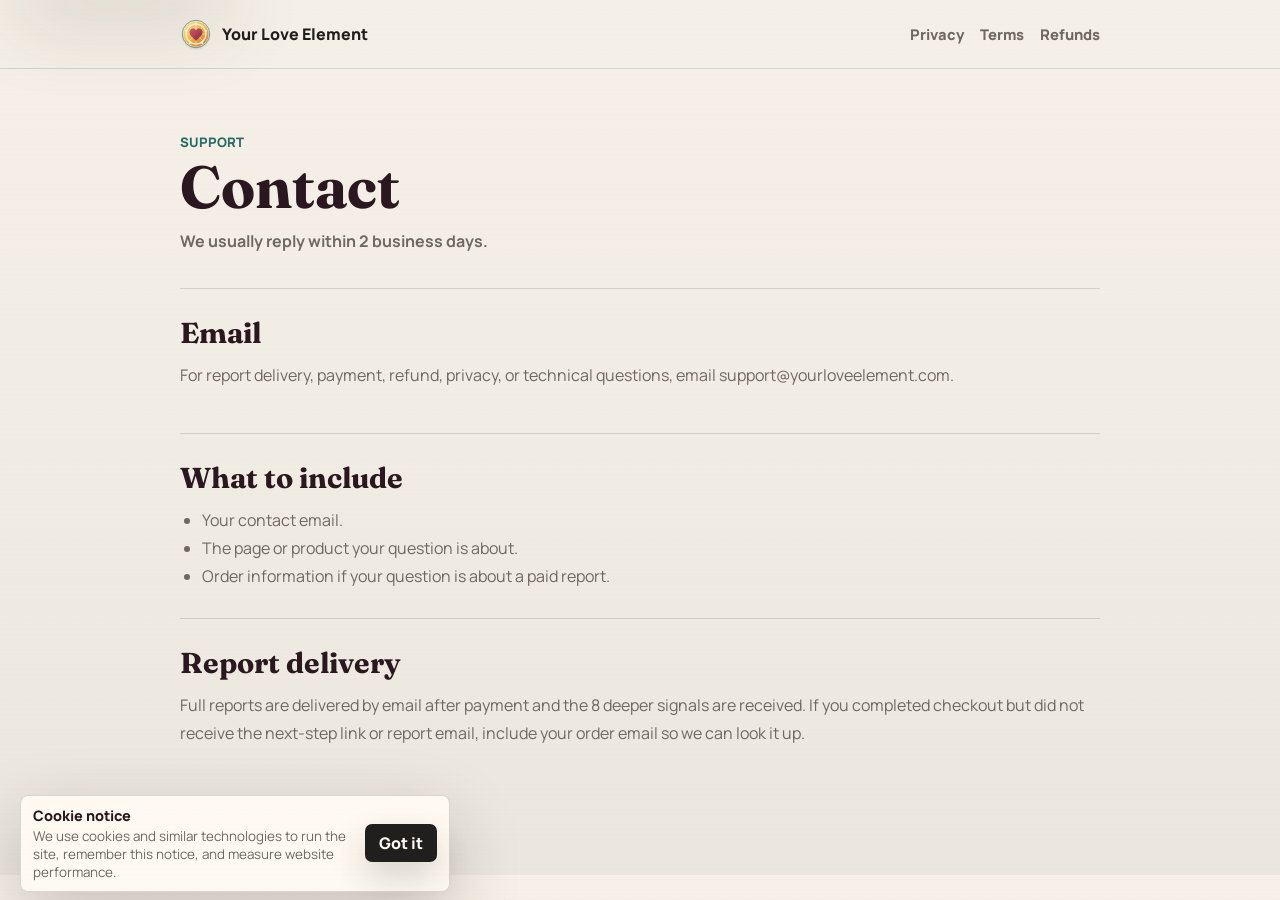
<file: contact/index.html>
<!doctype html>
<html lang="en">
  <head>
    <meta charset="UTF-8" />
    <meta name="viewport" content="width=device-width, initial-scale=1.0" />
    <title>Contact | Your Love Element</title>
    <meta name="description" content="Contact Your Love Element for report delivery, payment, refund, privacy, and support questions." />
    <link rel="canonical" href="https://yourloveelement.com/contact/" />
    <meta name="theme-color" content="#fff7ee" />
    <link rel="icon" href="../assets/logo-mark.svg" type="image/svg+xml" />
    <link rel="apple-touch-icon" href="../assets/lemon-squeezy-store-icon.png" />
    <script src="../assets/runtime-config.js?v=20260802-quiz-option-focus-ring-1"></script>
    <script src="../assets/tracking-config.js?v=20260802-quiz-option-focus-ring-1"></script>
    <script src="../assets/meta-pixel-base.js?v=20260802-quiz-option-focus-ring-1"></script>
    <link rel="preconnect" href="https://fonts.googleapis.com" />
    <link rel="preconnect" href="https://fonts.gstatic.com" crossorigin />
    <link href="https://fonts.googleapis.com/css2?family=Fraunces:wght@700&family=Manrope:wght@400..800&display=swap" rel="stylesheet" />
    <link rel="stylesheet" href="../styles.css?v=20260802-quiz-option-focus-ring-1" />
  </head>
  <body class="legal-page">
    <a class="skip-link" href="#main-content">Skip to the main content</a>
    <header class="legal-header">
      <div class="legal-topbar">
        <a class="footer-brand" href="/" aria-label="Your Love Element home">
          <img class="brand-mark" src="../assets/logo-mark.svg" alt="" aria-hidden="true" />
          <span>Your Love Element</span>
        </a>
        <nav class="legal-nav" aria-label="Legal pages">
          <a href="/privacy/">Privacy</a>
          <a href="/terms/">Terms</a>
          <a href="/refund/">Refunds</a>
        </nav>
      </div>
    </header>

    <main class="legal-content" id="main-content" tabindex="-1">
      <p class="legal-kicker">Support</p>
      <h1>Contact</h1>
      <p class="legal-updated">We usually reply within 2 business days.</p>

      <section class="legal-section">
        <h2>Email</h2>
        <p>For report delivery, payment, refund, privacy, or technical questions, email <a href="mailto:support@yourloveelement.com">support@yourloveelement.com</a>.</p>
      </section>

      <section class="legal-section">
        <h2>What to include</h2>
        <ul>
          <li>Your contact email.</li>
          <li>The page or product your question is about.</li>
          <li>Order information if your question is about a paid report.</li>
        </ul>
      </section>

      <section class="legal-section">
        <h2>Report delivery</h2>
        <p>Full reports are delivered by email after payment and the 8 deeper signals are received. If you completed checkout but did not receive the next-step link or report email, include your order email so we can look it up.</p>
      </section>
    </main>

    <div class="cookie-consent" id="cookieConsent" role="dialog" aria-live="polite" aria-label="Cookie notice" hidden>
      <div>
        <p class="cookie-title">Cookie notice</p>
        <p class="cookie-copy">We use cookies and similar technologies to run the site, remember this notice, and measure website performance.</p>
      </div>
      <div class="cookie-actions">
        <button class="next-button" id="cookieAccept" type="button">Got it</button>
      </div>
    </div>

    <script src="../script.js?v=20260802-quiz-option-focus-ring-1"></script>
  </body>
</html>
</file>
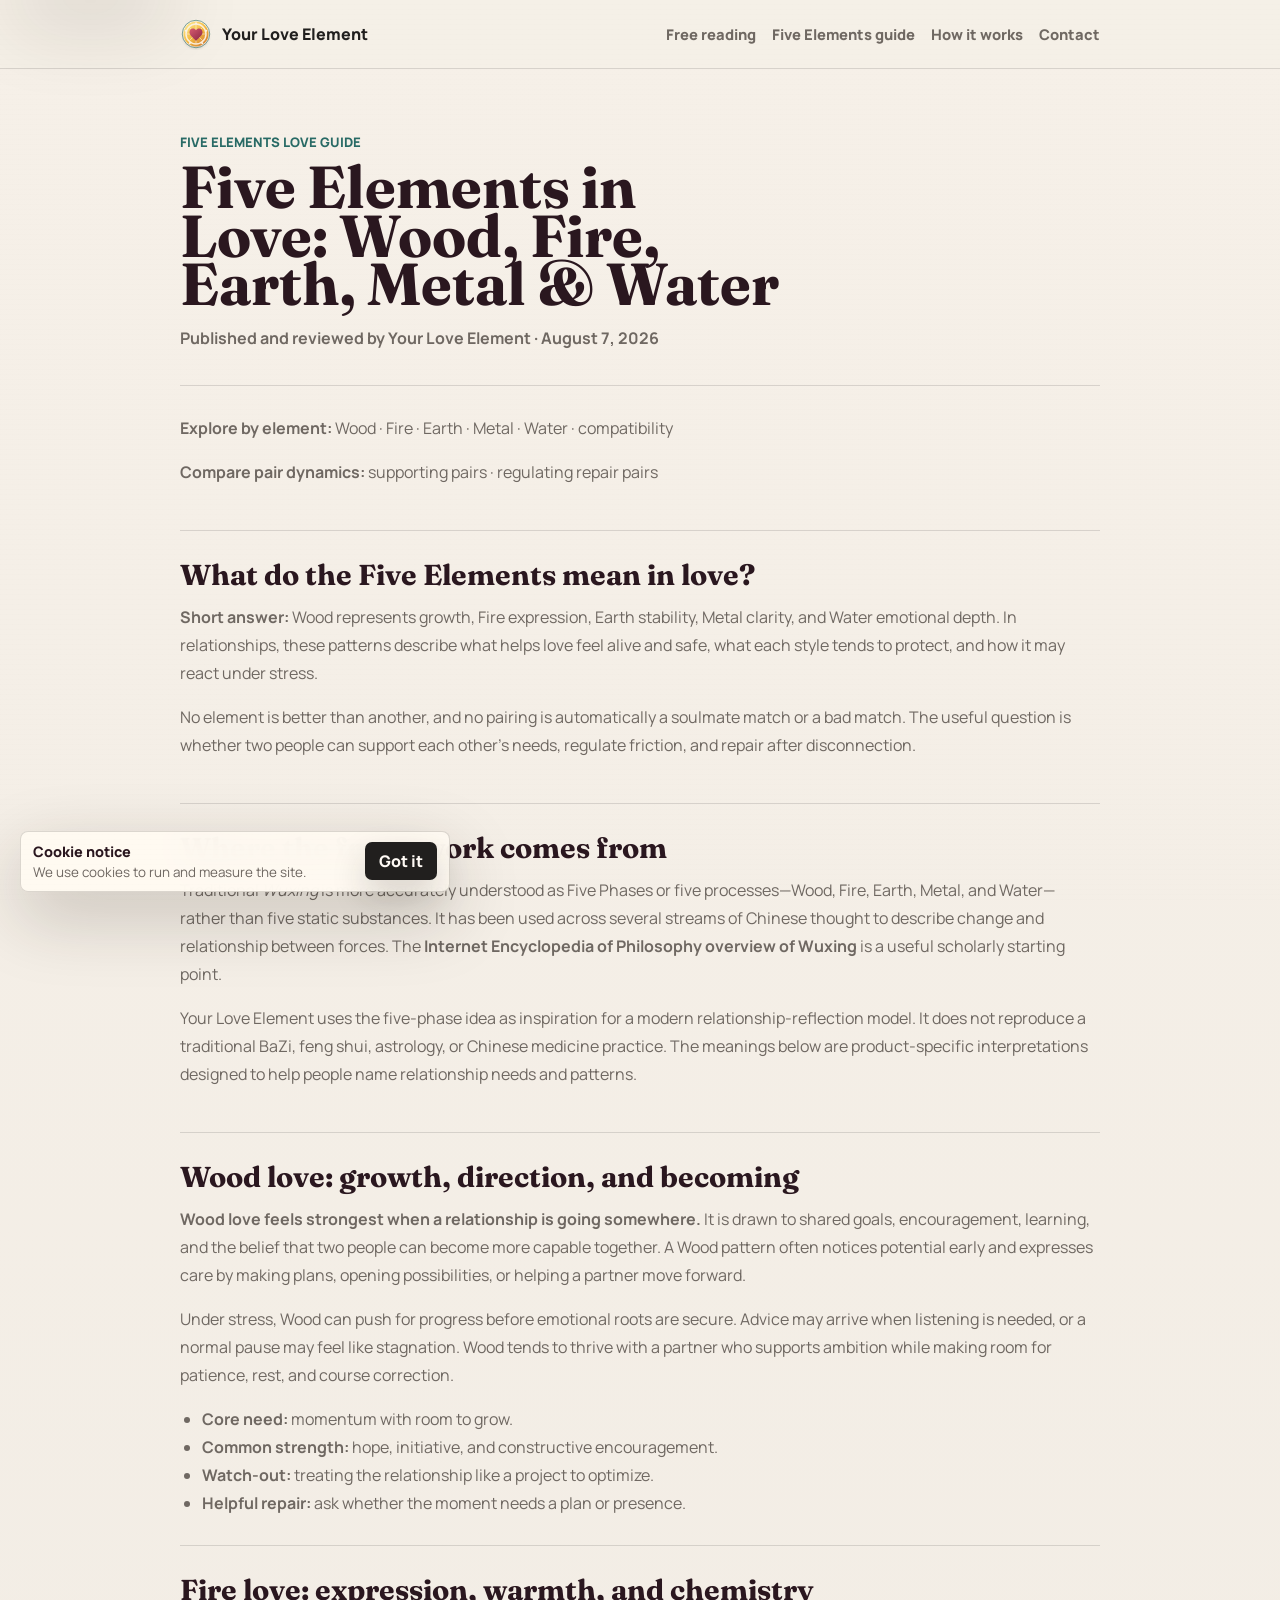
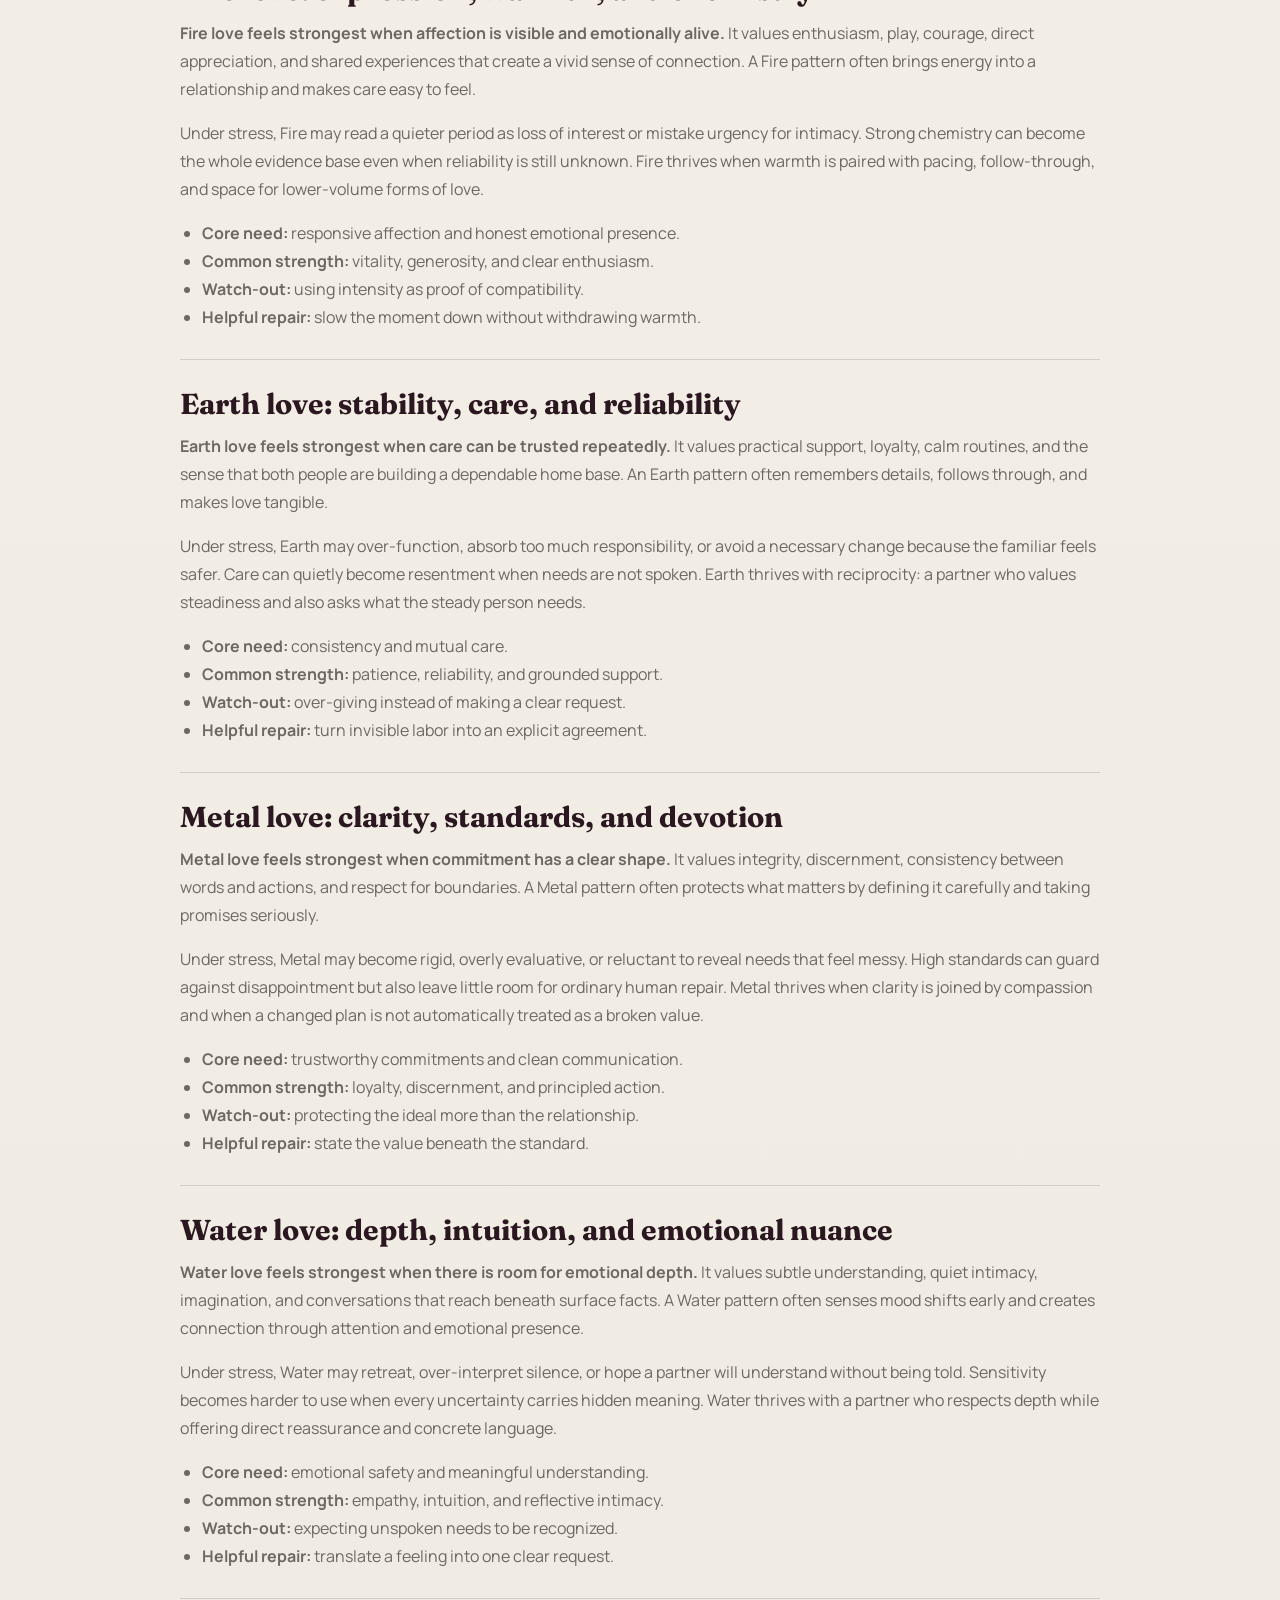
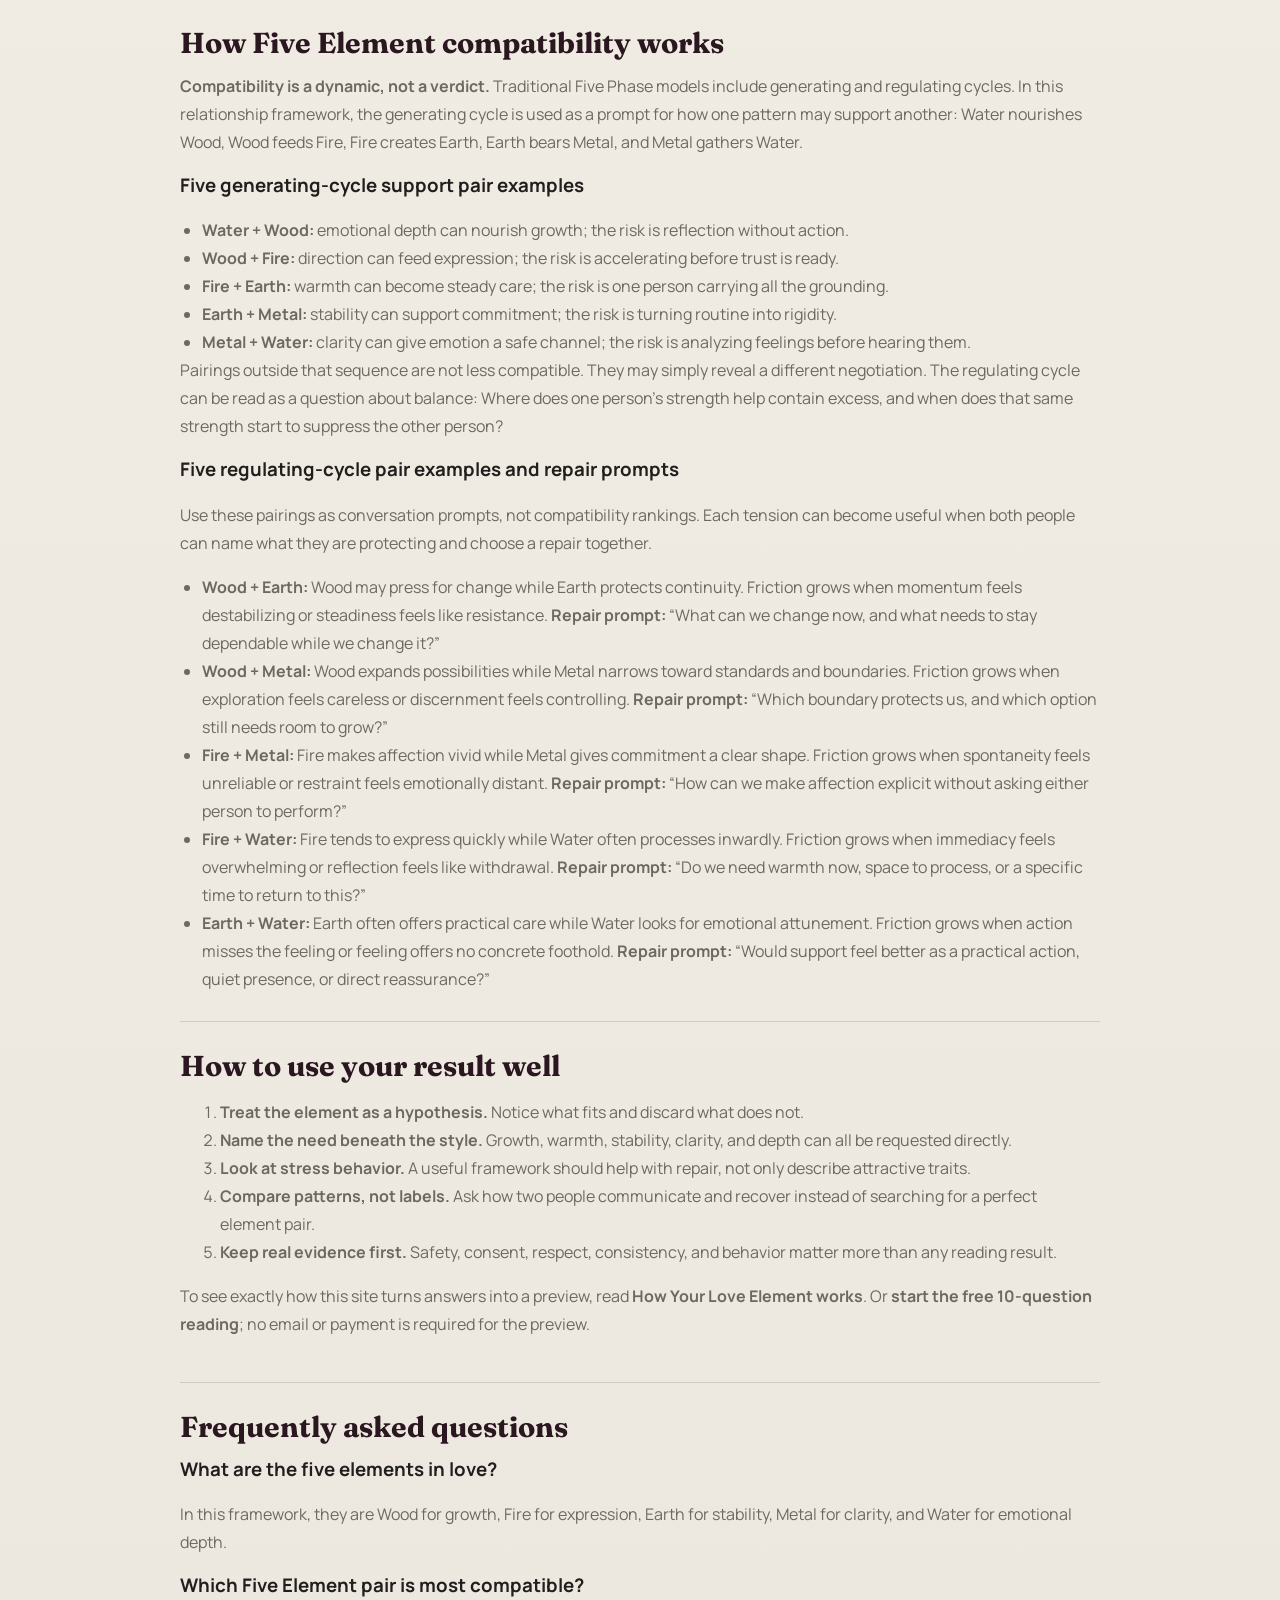
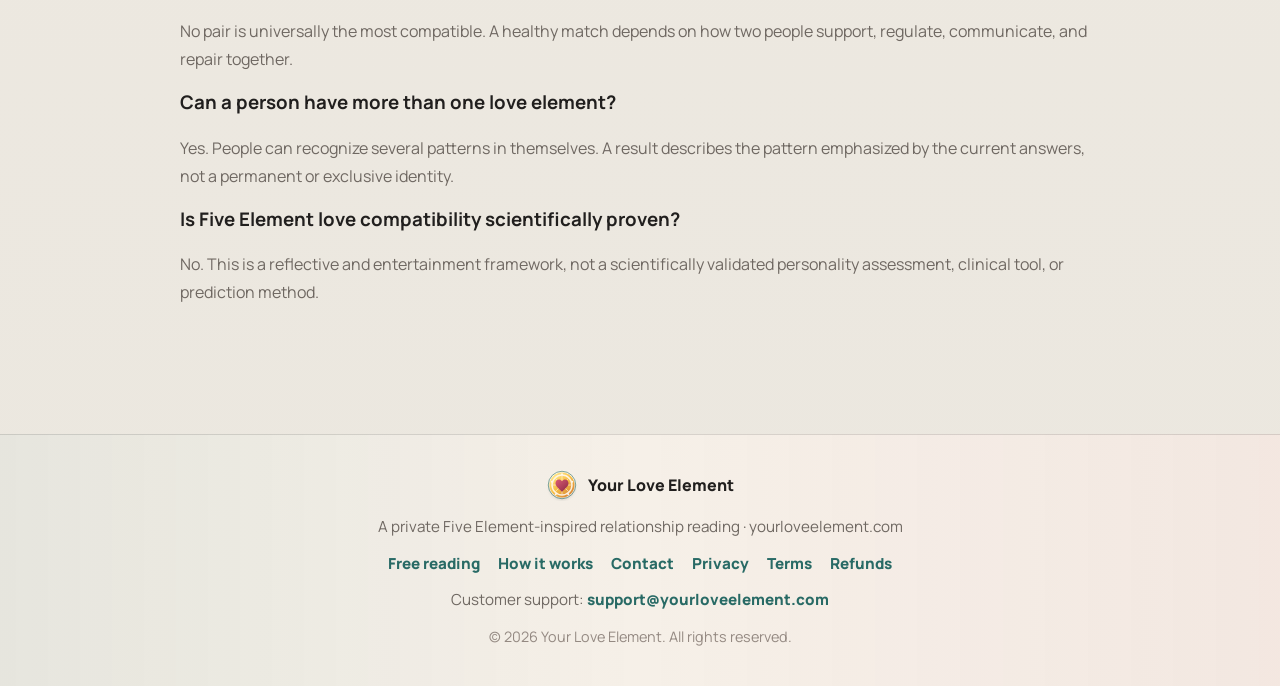
<file: five-elements-love-compatibility/index.html>
<!doctype html>
<html lang="en">
  <head>
    <meta charset="UTF-8" />
    <meta name="viewport" content="width=device-width, initial-scale=1.0" />
    <title>Five Elements in Love: Meanings & Compatibility Guide</title>
    <meta name="description" content="Learn what Wood, Fire, Earth, Metal, and Water mean in love, how Five Element compatibility works, and how to use the patterns without treating them as fixed types." />
    <meta name="robots" content="index,follow,max-image-preview:large,max-snippet:-1,max-video-preview:-1" />
    <link rel="canonical" href="https://yourloveelement.com/five-elements-love-compatibility/" />
    <meta property="og:type" content="article" />
    <meta property="og:locale" content="en_US" />
    <meta property="og:site_name" content="Your Love Element" />
    <meta property="og:title" content="Five Elements in Love: Meanings & Compatibility Guide" />
    <meta property="og:description" content="A practical guide to Wood, Fire, Earth, Metal, and Water relationship patterns, supportive cycles, friction, and repair." />
    <meta property="og:url" content="https://yourloveelement.com/five-elements-love-compatibility/" />
    <meta property="og:image" content="https://yourloveelement.com/assets/social-preview.png" />
    <meta property="og:image:width" content="1200" />
    <meta property="og:image:height" content="630" />
    <meta property="og:image:alt" content="Your Love Element guide to Five Element relationship patterns." />
    <meta name="twitter:card" content="summary_large_image" />
    <meta name="twitter:title" content="Five Elements in Love: Meanings & Compatibility Guide" />
    <meta name="twitter:description" content="Understand Wood, Fire, Earth, Metal, and Water as flexible relationship patterns rather than fixed compatibility labels." />
    <meta name="twitter:image" content="https://yourloveelement.com/assets/social-preview.png" />
    <meta name="twitter:image:alt" content="Your Love Element guide to Five Element relationship patterns." />
    <meta name="theme-color" content="#fff7ee" />
    <link rel="icon" href="../assets/logo-mark.svg" type="image/svg+xml" />
    <link rel="apple-touch-icon" href="../assets/lemon-squeezy-store-icon.png" />
    <script src="../assets/runtime-config.js?v=20260802-quiz-option-focus-ring-1"></script>
    <script src="../assets/tracking-config.js?v=20260802-quiz-option-focus-ring-1"></script>
    <script src="../assets/meta-pixel-base.js?v=20260802-quiz-option-focus-ring-1"></script>
    <link rel="preconnect" href="https://fonts.googleapis.com" />
    <link rel="preconnect" href="https://fonts.gstatic.com" crossorigin />
    <link href="https://fonts.googleapis.com/css2?family=Fraunces:wght@600;700;800&family=Manrope:wght@400;500;600;700;800&display=swap" rel="stylesheet" />
    <link rel="stylesheet" href="../styles.css?v=20260802-quiz-option-focus-ring-1" />
    <script type="application/ld+json">
      {
        "@context": "https://schema.org",
        "@graph": [
          {
            "@type": "WebPage",
            "@id": "https://yourloveelement.com/five-elements-love-compatibility/#webpage",
            "url": "https://yourloveelement.com/five-elements-love-compatibility/",
            "name": "Five Elements in Love: Meanings & Compatibility Guide",
            "description": "A practical guide to Wood, Fire, Earth, Metal, and Water relationship patterns and compatibility.",
            "isPartOf": { "@id": "https://yourloveelement.com/#website" },
            "breadcrumb": { "@id": "https://yourloveelement.com/five-elements-love-compatibility/#breadcrumb" },
            "datePublished": "2026-07-30",
            "dateModified": "2026-08-07",
            "inLanguage": "en"
          },
          {
            "@type": "Article",
            "@id": "https://yourloveelement.com/five-elements-love-compatibility/#article",
            "headline": "Five Elements in Love: Wood, Fire, Earth, Metal & Water",
            "description": "What each love element means, how compatibility works, and how to use the patterns as a reflective relationship lens.",
            "mainEntityOfPage": { "@id": "https://yourloveelement.com/five-elements-love-compatibility/#webpage" },
            "author": { "@id": "https://yourloveelement.com/#organization" },
            "publisher": { "@id": "https://yourloveelement.com/#organization" },
            "image": "https://yourloveelement.com/assets/social-preview.png",
            "datePublished": "2026-07-30",
            "dateModified": "2026-08-07",
            "isAccessibleForFree": true,
            "citation": "https://iep.utm.edu/?p=12533",
            "inLanguage": "en"
          },
          {
            "@type": "BreadcrumbList",
            "@id": "https://yourloveelement.com/five-elements-love-compatibility/#breadcrumb",
            "itemListElement": [
              {
                "@type": "ListItem",
                "position": 1,
                "name": "Home",
                "item": "https://yourloveelement.com/"
              },
              {
                "@type": "ListItem",
                "position": 2,
                "name": "Five Elements Love Guide",
                "item": "https://yourloveelement.com/five-elements-love-compatibility/"
              }
            ]
          },
          {
            "@type": "FAQPage",
            "@id": "https://yourloveelement.com/five-elements-love-compatibility/#faq",
            "mainEntity": [
              {
                "@type": "Question",
                "name": "What are the five elements in love?",
                "acceptedAnswer": {
                  "@type": "Answer",
                  "text": "In this framework, they are Wood for growth, Fire for expression, Earth for stability, Metal for clarity, and Water for emotional depth."
                }
              },
              {
                "@type": "Question",
                "name": "Which Five Element pair is most compatible?",
                "acceptedAnswer": {
                  "@type": "Answer",
                  "text": "No pair is universally the most compatible. A healthy match depends on how two people support, regulate, communicate, and repair together."
                }
              },
              {
                "@type": "Question",
                "name": "Can a person have more than one love element?",
                "acceptedAnswer": {
                  "@type": "Answer",
                  "text": "Yes. People can recognize several patterns in themselves. A result describes the pattern emphasized by the current answers, not a permanent or exclusive identity."
                }
              },
              {
                "@type": "Question",
                "name": "Is Five Element love compatibility scientifically proven?",
                "acceptedAnswer": {
                  "@type": "Answer",
                  "text": "No. This is a reflective and entertainment framework, not a scientifically validated personality assessment, clinical tool, or prediction method."
                }
              }
            ]
          }
        ]
      }
    </script>
  </head>
  <body class="legal-page">
    <a class="skip-link" href="#main-content">Skip to the guide</a>
    <header class="legal-header">
      <div class="legal-topbar">
        <a class="footer-brand" href="/" aria-label="Your Love Element home">
          <img class="brand-mark" src="../assets/logo-mark.svg" alt="" aria-hidden="true" />
          <span>Your Love Element</span>
        </a>
        <nav class="legal-nav" aria-label="Guide navigation">
          <a href="/#reading">Free reading</a>
          <a href="/five-elements-love-compatibility/" aria-current="page">Five Elements guide</a>
          <a href="/how-it-works/">How it works</a>
          <a href="/contact/">Contact</a>
        </nav>
      </div>
    </header>

    <main class="legal-content" id="main-content" tabindex="-1">
      <p class="legal-kicker">Five Elements love guide</p>
      <h1>Five Elements in Love: Wood, Fire, Earth, Metal & Water</h1>
      <p class="legal-updated">Published and reviewed by Your Love Element · August 7, 2026</p>

      <nav class="legal-section" aria-label="Element guide sections">
        <p><strong>Explore by element:</strong> <a href="#wood">Wood</a> · <a href="#fire">Fire</a> · <a href="#earth">Earth</a> · <a href="#metal">Metal</a> · <a href="#water">Water</a> · <a href="#compatibility-title">compatibility</a></p>
        <p><strong>Compare pair dynamics:</strong> <a href="#generating-pairs">supporting pairs</a> · <a href="#regulating-pairs">regulating repair pairs</a></p>
      </nav>

      <section class="legal-section" aria-labelledby="quick-answer">
        <h2 id="quick-answer">What do the Five Elements mean in love?</h2>
        <p><strong>Short answer:</strong> Wood represents growth, Fire expression, Earth stability, Metal clarity, and Water emotional depth. In relationships, these patterns describe what helps love feel alive and safe, what each style tends to protect, and how it may react under stress.</p>
        <p>No element is better than another, and no pairing is automatically a soulmate match or a bad match. The useful question is whether two people can support each other's needs, regulate friction, and repair after disconnection.</p>
      </section>

      <section class="legal-section" aria-labelledby="roots-and-scope">
        <h2 id="roots-and-scope">Where the framework comes from</h2>
        <p>Traditional <em>Wuxing</em> is more accurately understood as Five Phases or five processes—Wood, Fire, Earth, Metal, and Water—rather than five static substances. It has been used across several streams of Chinese thought to describe change and relationship between forces. The <a href="https://iep.utm.edu/?p=12533" rel="noopener noreferrer"><strong>Internet Encyclopedia of Philosophy overview of Wuxing</strong></a> is a useful scholarly starting point.</p>
        <p>Your Love Element uses the five-phase idea as inspiration for a modern relationship-reflection model. It does not reproduce a traditional BaZi, feng shui, astrology, or Chinese medicine practice. The meanings below are product-specific interpretations designed to help people name relationship needs and patterns.</p>
      </section>

      <section class="legal-section" id="wood" aria-labelledby="wood-title">
        <h2 id="wood-title">Wood love: growth, direction, and becoming</h2>
        <p><strong>Wood love feels strongest when a relationship is going somewhere.</strong> It is drawn to shared goals, encouragement, learning, and the belief that two people can become more capable together. A Wood pattern often notices potential early and expresses care by making plans, opening possibilities, or helping a partner move forward.</p>
        <p>Under stress, Wood can push for progress before emotional roots are secure. Advice may arrive when listening is needed, or a normal pause may feel like stagnation. Wood tends to thrive with a partner who supports ambition while making room for patience, rest, and course correction.</p>
        <ul>
          <li><strong>Core need:</strong> momentum with room to grow.</li>
          <li><strong>Common strength:</strong> hope, initiative, and constructive encouragement.</li>
          <li><strong>Watch-out:</strong> treating the relationship like a project to optimize.</li>
          <li><strong>Helpful repair:</strong> ask whether the moment needs a plan or presence.</li>
        </ul>
      </section>

      <section class="legal-section" id="fire" aria-labelledby="fire-title">
        <h2 id="fire-title">Fire love: expression, warmth, and chemistry</h2>
        <p><strong>Fire love feels strongest when affection is visible and emotionally alive.</strong> It values enthusiasm, play, courage, direct appreciation, and shared experiences that create a vivid sense of connection. A Fire pattern often brings energy into a relationship and makes care easy to feel.</p>
        <p>Under stress, Fire may read a quieter period as loss of interest or mistake urgency for intimacy. Strong chemistry can become the whole evidence base even when reliability is still unknown. Fire thrives when warmth is paired with pacing, follow-through, and space for lower-volume forms of love.</p>
        <ul>
          <li><strong>Core need:</strong> responsive affection and honest emotional presence.</li>
          <li><strong>Common strength:</strong> vitality, generosity, and clear enthusiasm.</li>
          <li><strong>Watch-out:</strong> using intensity as proof of compatibility.</li>
          <li><strong>Helpful repair:</strong> slow the moment down without withdrawing warmth.</li>
        </ul>
      </section>

      <section class="legal-section" id="earth" aria-labelledby="earth-title">
        <h2 id="earth-title">Earth love: stability, care, and reliability</h2>
        <p><strong>Earth love feels strongest when care can be trusted repeatedly.</strong> It values practical support, loyalty, calm routines, and the sense that both people are building a dependable home base. An Earth pattern often remembers details, follows through, and makes love tangible.</p>
        <p>Under stress, Earth may over-function, absorb too much responsibility, or avoid a necessary change because the familiar feels safer. Care can quietly become resentment when needs are not spoken. Earth thrives with reciprocity: a partner who values steadiness and also asks what the steady person needs.</p>
        <ul>
          <li><strong>Core need:</strong> consistency and mutual care.</li>
          <li><strong>Common strength:</strong> patience, reliability, and grounded support.</li>
          <li><strong>Watch-out:</strong> over-giving instead of making a clear request.</li>
          <li><strong>Helpful repair:</strong> turn invisible labor into an explicit agreement.</li>
        </ul>
      </section>

      <section class="legal-section" id="metal" aria-labelledby="metal-title">
        <h2 id="metal-title">Metal love: clarity, standards, and devotion</h2>
        <p><strong>Metal love feels strongest when commitment has a clear shape.</strong> It values integrity, discernment, consistency between words and actions, and respect for boundaries. A Metal pattern often protects what matters by defining it carefully and taking promises seriously.</p>
        <p>Under stress, Metal may become rigid, overly evaluative, or reluctant to reveal needs that feel messy. High standards can guard against disappointment but also leave little room for ordinary human repair. Metal thrives when clarity is joined by compassion and when a changed plan is not automatically treated as a broken value.</p>
        <ul>
          <li><strong>Core need:</strong> trustworthy commitments and clean communication.</li>
          <li><strong>Common strength:</strong> loyalty, discernment, and principled action.</li>
          <li><strong>Watch-out:</strong> protecting the ideal more than the relationship.</li>
          <li><strong>Helpful repair:</strong> state the value beneath the standard.</li>
        </ul>
      </section>

      <section class="legal-section" id="water" aria-labelledby="water-title">
        <h2 id="water-title">Water love: depth, intuition, and emotional nuance</h2>
        <p><strong>Water love feels strongest when there is room for emotional depth.</strong> It values subtle understanding, quiet intimacy, imagination, and conversations that reach beneath surface facts. A Water pattern often senses mood shifts early and creates connection through attention and emotional presence.</p>
        <p>Under stress, Water may retreat, over-interpret silence, or hope a partner will understand without being told. Sensitivity becomes harder to use when every uncertainty carries hidden meaning. Water thrives with a partner who respects depth while offering direct reassurance and concrete language.</p>
        <ul>
          <li><strong>Core need:</strong> emotional safety and meaningful understanding.</li>
          <li><strong>Common strength:</strong> empathy, intuition, and reflective intimacy.</li>
          <li><strong>Watch-out:</strong> expecting unspoken needs to be recognized.</li>
          <li><strong>Helpful repair:</strong> translate a feeling into one clear request.</li>
        </ul>
      </section>

      <section class="legal-section" aria-labelledby="compatibility-title">
        <h2 id="compatibility-title">How Five Element compatibility works</h2>
        <p><strong>Compatibility is a dynamic, not a verdict.</strong> Traditional Five Phase models include generating and regulating cycles. In this relationship framework, the generating cycle is used as a prompt for how one pattern may support another: Water nourishes Wood, Wood feeds Fire, Fire creates Earth, Earth bears Metal, and Metal gathers Water.</p>
        <h3 id="generating-pairs">Five generating-cycle support pair examples</h3>
        <ul>
          <li><strong>Water + Wood:</strong> emotional depth can nourish growth; the risk is reflection without action.</li>
          <li><strong>Wood + Fire:</strong> direction can feed expression; the risk is accelerating before trust is ready.</li>
          <li><strong>Fire + Earth:</strong> warmth can become steady care; the risk is one person carrying all the grounding.</li>
          <li><strong>Earth + Metal:</strong> stability can support commitment; the risk is turning routine into rigidity.</li>
          <li><strong>Metal + Water:</strong> clarity can give emotion a safe channel; the risk is analyzing feelings before hearing them.</li>
        </ul>
        <p>Pairings outside that sequence are not less compatible. They may simply reveal a different negotiation. The regulating cycle can be read as a question about balance: Where does one person's strength help contain excess, and when does that same strength start to suppress the other person?</p>
        <h3 id="regulating-pairs">Five regulating-cycle pair examples and repair prompts</h3>
        <p>Use these pairings as conversation prompts, not compatibility rankings. Each tension can become useful when both people can name what they are protecting and choose a repair together.</p>
        <ul>
          <li><strong>Wood + Earth:</strong> Wood may press for change while Earth protects continuity. Friction grows when momentum feels destabilizing or steadiness feels like resistance. <strong>Repair prompt:</strong> “What can we change now, and what needs to stay dependable while we change it?”</li>
          <li><strong>Wood + Metal:</strong> Wood expands possibilities while Metal narrows toward standards and boundaries. Friction grows when exploration feels careless or discernment feels controlling. <strong>Repair prompt:</strong> “Which boundary protects us, and which option still needs room to grow?”</li>
          <li><strong>Fire + Metal:</strong> Fire makes affection vivid while Metal gives commitment a clear shape. Friction grows when spontaneity feels unreliable or restraint feels emotionally distant. <strong>Repair prompt:</strong> “How can we make affection explicit without asking either person to perform?”</li>
          <li><strong>Fire + Water:</strong> Fire tends to express quickly while Water often processes inwardly. Friction grows when immediacy feels overwhelming or reflection feels like withdrawal. <strong>Repair prompt:</strong> “Do we need warmth now, space to process, or a specific time to return to this?”</li>
          <li><strong>Earth + Water:</strong> Earth often offers practical care while Water looks for emotional attunement. Friction grows when action misses the feeling or feeling offers no concrete foothold. <strong>Repair prompt:</strong> “Would support feel better as a practical action, quiet presence, or direct reassurance?”</li>
        </ul>
      </section>

      <section class="legal-section" aria-labelledby="use-guide-title">
        <h2 id="use-guide-title">How to use your result well</h2>
        <ol>
          <li><strong>Treat the element as a hypothesis.</strong> Notice what fits and discard what does not.</li>
          <li><strong>Name the need beneath the style.</strong> Growth, warmth, stability, clarity, and depth can all be requested directly.</li>
          <li><strong>Look at stress behavior.</strong> A useful framework should help with repair, not only describe attractive traits.</li>
          <li><strong>Compare patterns, not labels.</strong> Ask how two people communicate and recover instead of searching for a perfect element pair.</li>
          <li><strong>Keep real evidence first.</strong> Safety, consent, respect, consistency, and behavior matter more than any reading result.</li>
        </ol>
        <p>To see exactly how this site turns answers into a preview, read <a href="/how-it-works/#method-answer"><strong>How Your Love Element works</strong></a>. Or <a href="/#reading"><strong>start the free 10-question reading</strong></a>; no email or payment is required for the preview.</p>
      </section>

      <section class="legal-section" id="faq" aria-labelledby="faq-title">
        <h2 id="faq-title">Frequently asked questions</h2>
        <h3>What are the five elements in love?</h3>
        <p>In this framework, they are Wood for growth, Fire for expression, Earth for stability, Metal for clarity, and Water for emotional depth.</p>

        <h3>Which Five Element pair is most compatible?</h3>
        <p>No pair is universally the most compatible. A healthy match depends on how two people support, regulate, communicate, and repair together.</p>

        <h3>Can a person have more than one love element?</h3>
        <p>Yes. People can recognize several patterns in themselves. A result describes the pattern emphasized by the current answers, not a permanent or exclusive identity.</p>

        <h3>Is Five Element love compatibility scientifically proven?</h3>
        <p>No. This is a reflective and entertainment framework, not a scientifically validated personality assessment, clinical tool, or prediction method.</p>
      </section>
    </main>

    <footer class="site-footer">
      <div class="footer-inner">
        <a class="footer-brand" href="/" aria-label="Your Love Element home">
          <img class="brand-mark" src="../assets/logo-mark.svg" alt="" aria-hidden="true" />
          <span>Your Love Element</span>
        </a>
        <p class="footer-tagline">A private Five Element-inspired relationship reading · yourloveelement.com</p>
        <nav class="footer-links" aria-label="Site links">
          <a href="/#reading">Free reading</a>
          <a href="/how-it-works/">How it works</a>
          <a href="/contact/">Contact</a>
          <a href="/privacy/">Privacy</a>
          <a href="/terms/">Terms</a>
          <a href="/refund/">Refunds</a>
        </nav>
        <p class="footer-support">Customer support: <a href="mailto:support@yourloveelement.com">support@yourloveelement.com</a></p>
        <p class="footer-copyright">© 2026 Your Love Element. All rights reserved.</p>
      </div>
    </footer>

    <div class="cookie-consent" id="cookieConsent" role="dialog" aria-live="polite" aria-label="Cookie notice" hidden>
      <div>
        <p class="cookie-title">Cookie notice</p>
        <p class="cookie-copy">We use cookies to run and measure the site.</p>
      </div>
      <div class="cookie-actions">
        <button class="next-button" id="cookieAccept" type="button">Got it</button>
      </div>
    </div>

    <script src="../script.js?v=20260802-quiz-option-focus-ring-1"></script>
  </body>
</html>
</file>
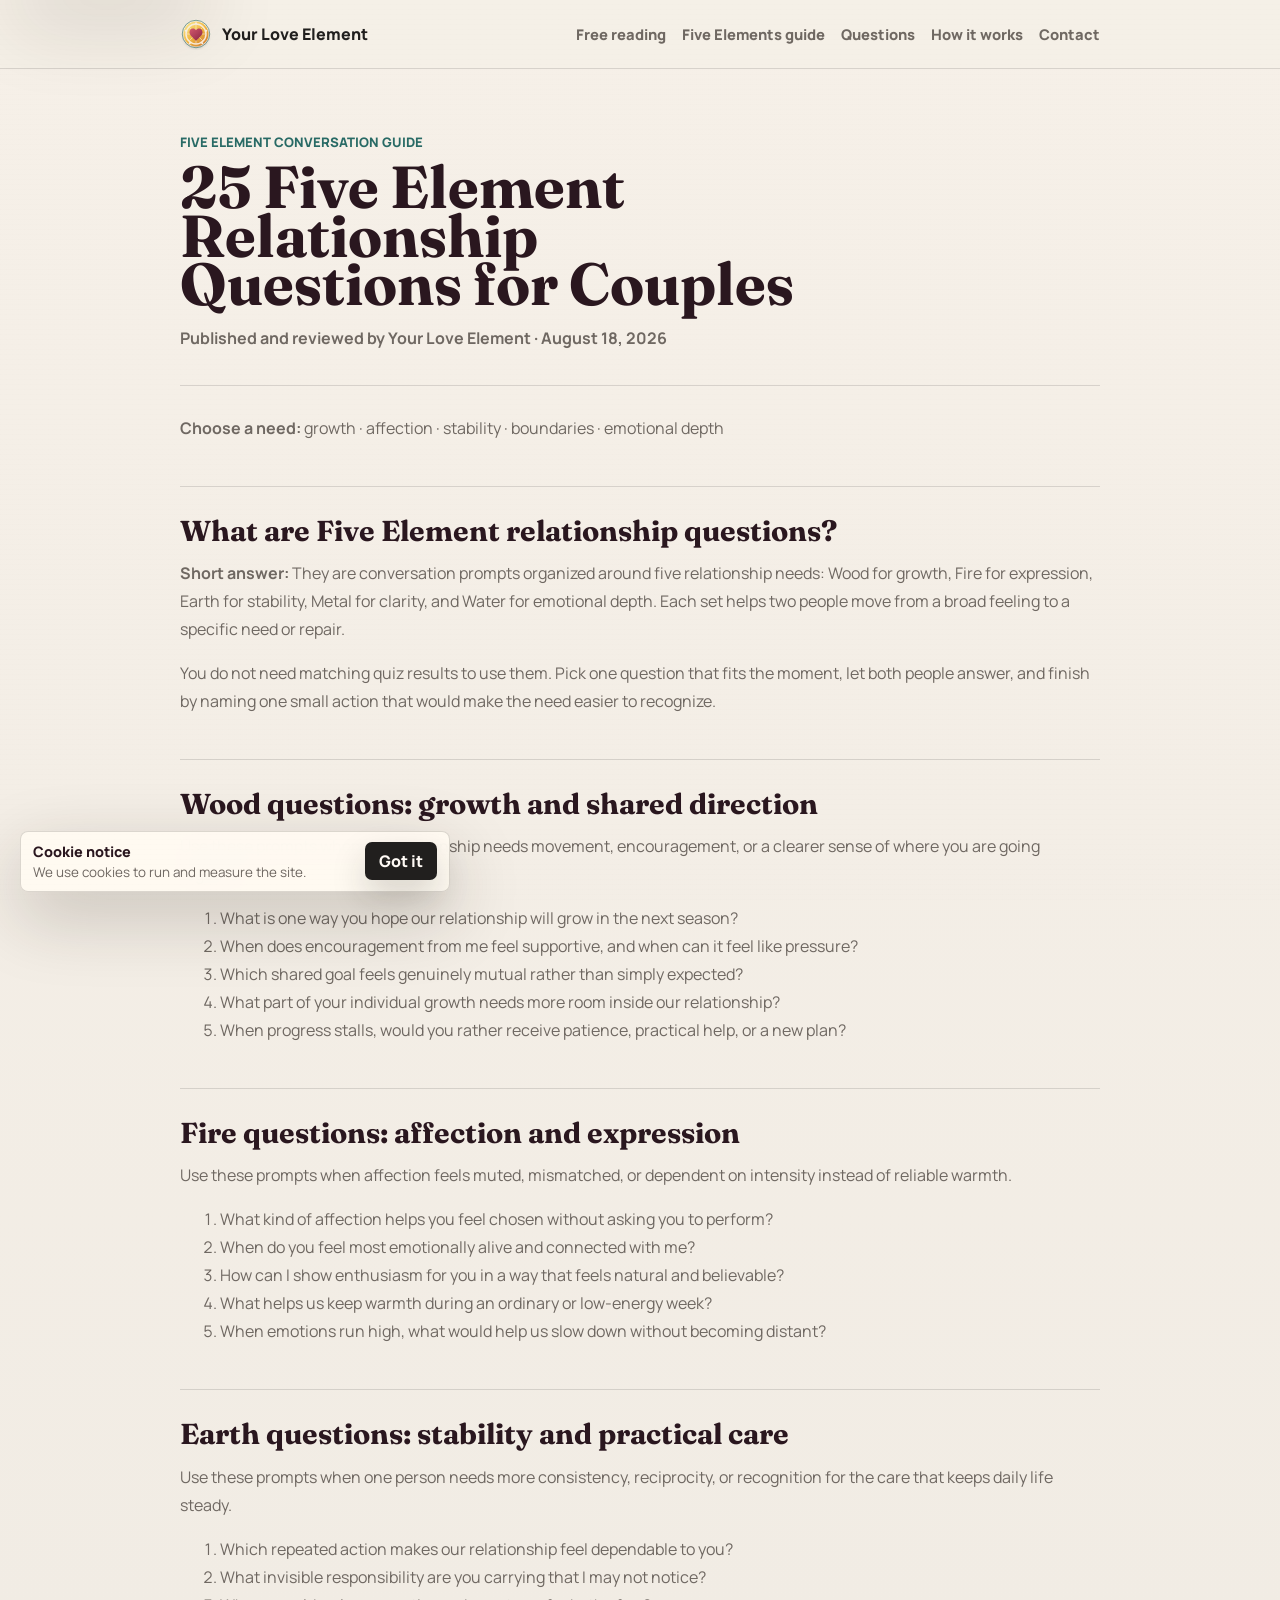
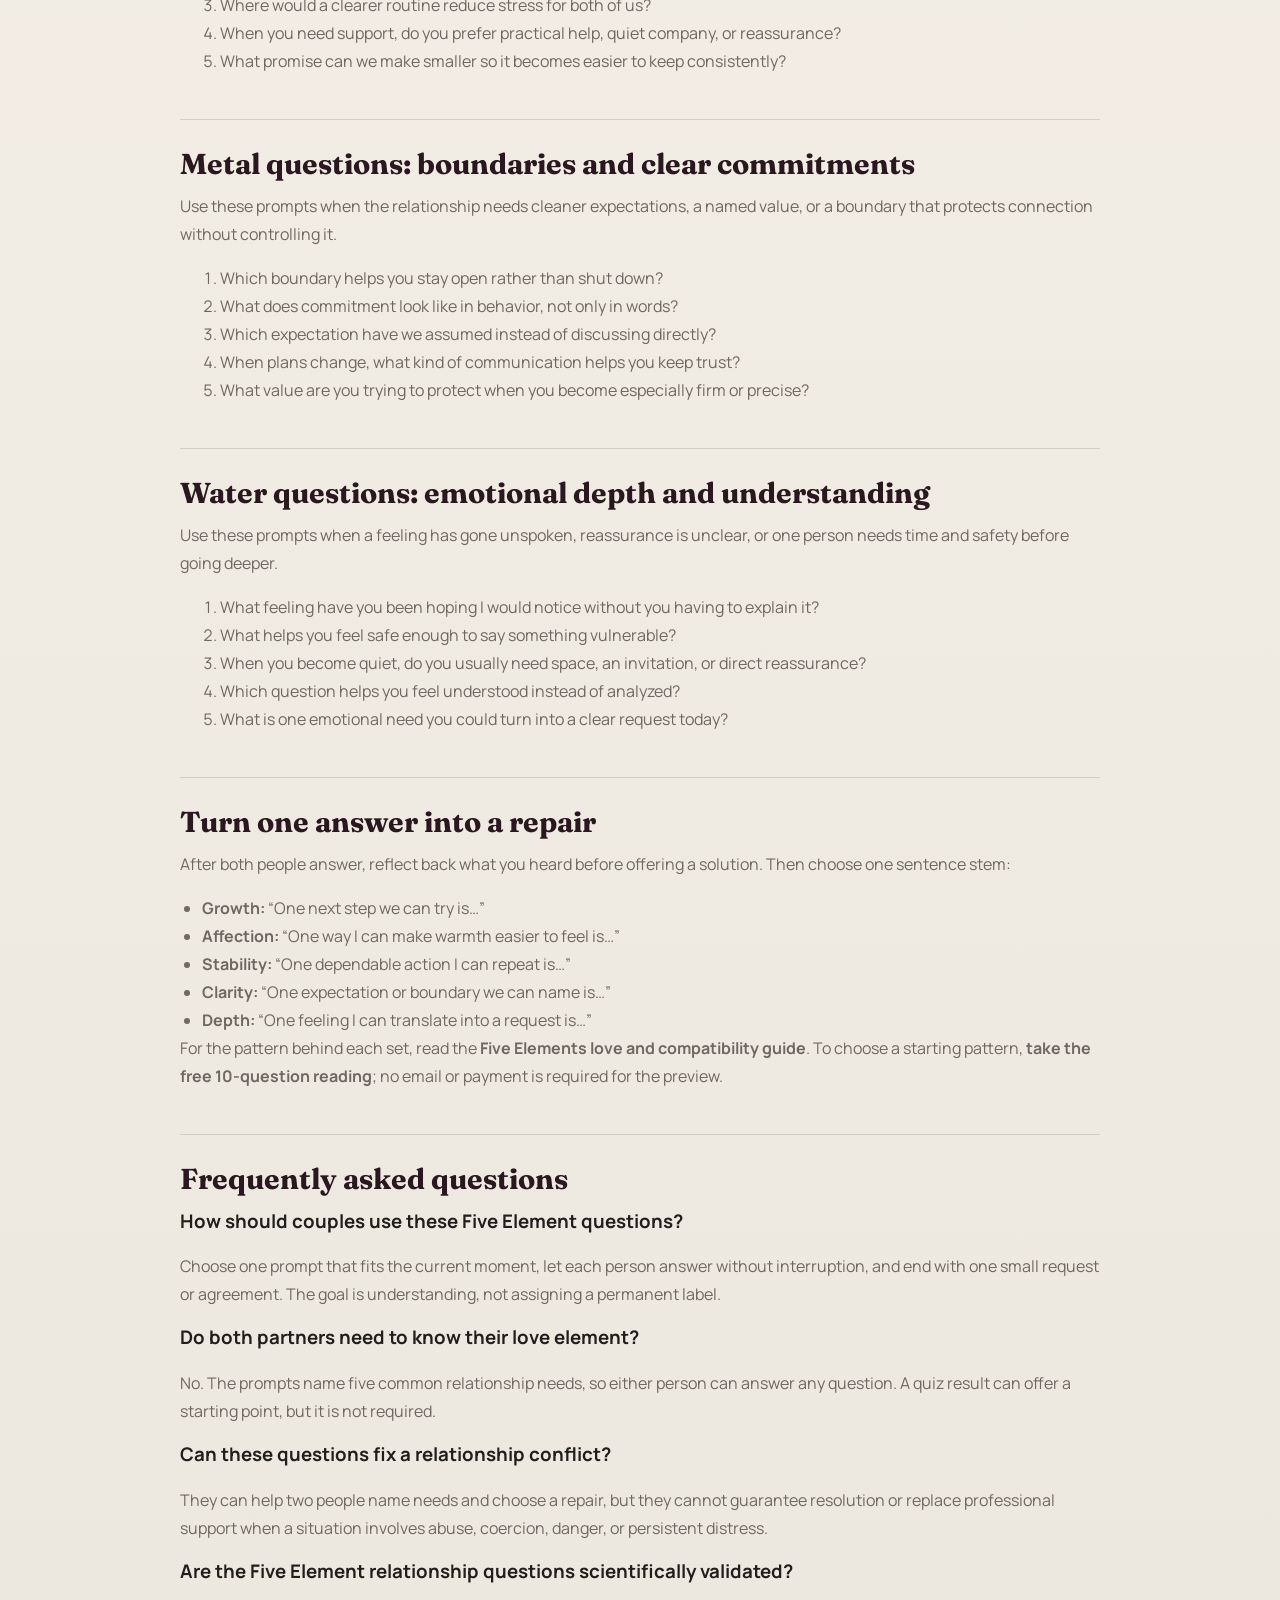
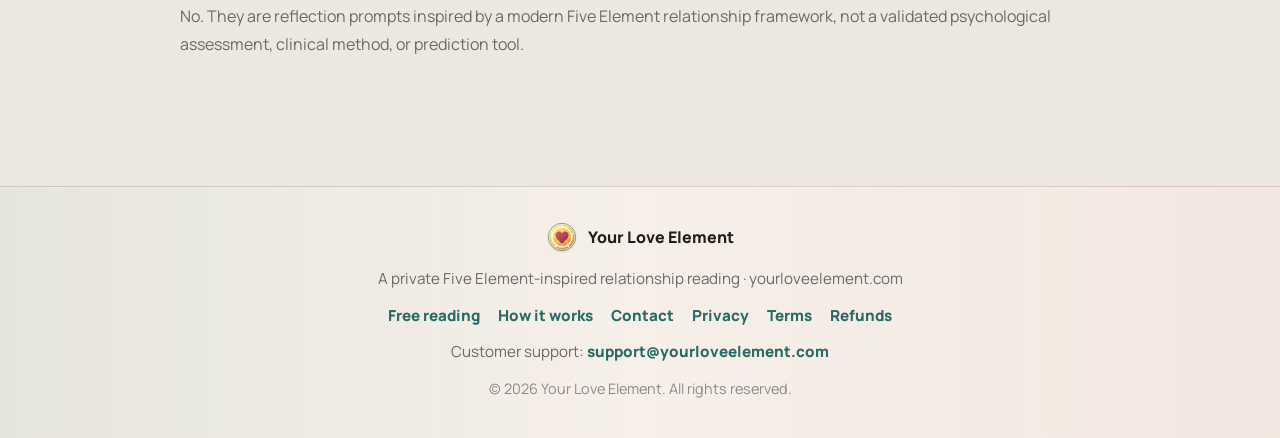
<file: five-elements-relationship-questions/index.html>
<!doctype html>
<html lang="en">
  <head>
    <meta charset="UTF-8" />
    <meta name="viewport" content="width=device-width, initial-scale=1.0" />
    <title>25 Five Element Relationship Questions for Couples</title>
    <meta name="description" content="Use 25 Wood, Fire, Earth, Metal, and Water relationship questions to discuss growth, affection, stability, boundaries, emotional depth, and repair." />
    <meta name="robots" content="index,follow,max-image-preview:large,max-snippet:-1,max-video-preview:-1" />
    <link rel="canonical" href="https://yourloveelement.com/five-elements-relationship-questions/" />
    <meta property="og:type" content="article" />
    <meta property="og:locale" content="en_US" />
    <meta property="og:site_name" content="Your Love Element" />
    <meta property="og:title" content="25 Five Element Relationship Questions for Couples" />
    <meta property="og:description" content="Conversation prompts for exploring growth, affection, stability, boundaries, emotional depth, and repair through the Five Elements." />
    <meta property="og:url" content="https://yourloveelement.com/five-elements-relationship-questions/" />
    <meta property="og:image" content="https://yourloveelement.com/assets/social-preview.png" />
    <meta property="og:image:width" content="1200" />
    <meta property="og:image:height" content="630" />
    <meta property="og:image:alt" content="Your Love Element relationship questions for couples." />
    <meta name="twitter:card" content="summary_large_image" />
    <meta name="twitter:title" content="25 Five Element Relationship Questions for Couples" />
    <meta name="twitter:description" content="Twenty-five practical prompts for discussing five relationship needs and choosing a useful repair." />
    <meta name="twitter:image" content="https://yourloveelement.com/assets/social-preview.png" />
    <meta name="twitter:image:alt" content="Your Love Element relationship questions for couples." />
    <meta name="theme-color" content="#fff7ee" />
    <link rel="icon" href="../assets/logo-mark.svg" type="image/svg+xml" />
    <link rel="apple-touch-icon" href="../assets/lemon-squeezy-store-icon.png" />
    <script src="../assets/runtime-config.js?v=20260802-quiz-option-focus-ring-1"></script>
    <script src="../assets/tracking-config.js?v=20260802-quiz-option-focus-ring-1"></script>
    <script src="../assets/meta-pixel-base.js?v=20260802-quiz-option-focus-ring-1"></script>
    <link rel="preconnect" href="https://fonts.googleapis.com" />
    <link rel="preconnect" href="https://fonts.gstatic.com" crossorigin />
    <link href="https://fonts.googleapis.com/css2?family=Fraunces:wght@600;700;800&family=Manrope:wght@400;500;600;700;800&display=swap" rel="stylesheet" />
    <link rel="stylesheet" href="../styles.css?v=20260802-quiz-option-focus-ring-1" />
    <script type="application/ld+json">
      {
        "@context": "https://schema.org",
        "@graph": [
          {
            "@type": "WebPage",
            "@id": "https://yourloveelement.com/five-elements-relationship-questions/#webpage",
            "url": "https://yourloveelement.com/five-elements-relationship-questions/",
            "name": "25 Five Element Relationship Questions for Couples",
            "description": "Twenty-five practical Five Element conversation prompts for couples and relationship reflection.",
            "isPartOf": { "@id": "https://yourloveelement.com/#website" },
            "breadcrumb": { "@id": "https://yourloveelement.com/five-elements-relationship-questions/#breadcrumb" },
            "datePublished": "2026-08-18",
            "dateModified": "2026-08-18",
            "inLanguage": "en"
          },
          {
            "@type": "Article",
            "@id": "https://yourloveelement.com/five-elements-relationship-questions/#article",
            "headline": "25 Five Element Relationship Questions for Couples",
            "description": "Conversation prompts for exploring growth, affection, stability, boundaries, emotional depth, and repair.",
            "mainEntityOfPage": { "@id": "https://yourloveelement.com/five-elements-relationship-questions/#webpage" },
            "author": { "@id": "https://yourloveelement.com/#organization" },
            "publisher": { "@id": "https://yourloveelement.com/#organization" },
            "image": "https://yourloveelement.com/assets/social-preview.png",
            "datePublished": "2026-08-18",
            "dateModified": "2026-08-18",
            "isAccessibleForFree": true,
            "inLanguage": "en"
          },
          {
            "@type": "BreadcrumbList",
            "@id": "https://yourloveelement.com/five-elements-relationship-questions/#breadcrumb",
            "itemListElement": [
              {
                "@type": "ListItem",
                "position": 1,
                "name": "Home",
                "item": "https://yourloveelement.com/"
              },
              {
                "@type": "ListItem",
                "position": 2,
                "name": "Five Element Relationship Questions",
                "item": "https://yourloveelement.com/five-elements-relationship-questions/"
              }
            ]
          },
          {
            "@type": "FAQPage",
            "@id": "https://yourloveelement.com/five-elements-relationship-questions/#faq",
            "mainEntity": [
              {
                "@type": "Question",
                "name": "How should couples use these Five Element questions?",
                "acceptedAnswer": {
                  "@type": "Answer",
                  "text": "Choose one prompt that fits the current moment, let each person answer without interruption, and end with one small request or agreement. The goal is understanding, not assigning a permanent label."
                }
              },
              {
                "@type": "Question",
                "name": "Do both partners need to know their love element?",
                "acceptedAnswer": {
                  "@type": "Answer",
                  "text": "No. The prompts name five common relationship needs, so either person can answer any question. A quiz result can offer a starting point, but it is not required."
                }
              },
              {
                "@type": "Question",
                "name": "Can these questions fix a relationship conflict?",
                "acceptedAnswer": {
                  "@type": "Answer",
                  "text": "They can help two people name needs and choose a repair, but they cannot guarantee resolution or replace professional support when a situation involves abuse, coercion, danger, or persistent distress."
                }
              },
              {
                "@type": "Question",
                "name": "Are the Five Element relationship questions scientifically validated?",
                "acceptedAnswer": {
                  "@type": "Answer",
                  "text": "No. They are reflection prompts inspired by a modern Five Element relationship framework, not a validated psychological assessment, clinical method, or prediction tool."
                }
              }
            ]
          }
        ]
      }
    </script>
  </head>
  <body class="legal-page">
    <a class="skip-link" href="#main-content">Skip to the questions</a>
    <header class="legal-header">
      <div class="legal-topbar">
        <a class="footer-brand" href="/" aria-label="Your Love Element home">
          <img class="brand-mark" src="../assets/logo-mark.svg" alt="" aria-hidden="true" />
          <span>Your Love Element</span>
        </a>
        <nav class="legal-nav" aria-label="Question guide navigation">
          <a href="/#reading">Free reading</a>
          <a href="/five-elements-love-compatibility/">Five Elements guide</a>
          <a href="/five-elements-relationship-questions/" aria-current="page">Questions</a>
          <a href="/how-it-works/">How it works</a>
          <a href="/contact/">Contact</a>
        </nav>
      </div>
    </header>

    <main class="legal-content" id="main-content" tabindex="-1">
      <p class="legal-kicker">Five Element conversation guide</p>
      <h1>25 Five Element Relationship Questions for Couples</h1>
      <p class="legal-updated">Published and reviewed by Your Love Element · August 18, 2026</p>

      <nav class="legal-section" aria-label="Relationship question sections">
        <p><strong>Choose a need:</strong> <a href="#wood-questions">growth</a> · <a href="#fire-questions">affection</a> · <a href="#earth-questions">stability</a> · <a href="#metal-questions">boundaries</a> · <a href="#water-questions">emotional depth</a></p>
      </nav>

      <section class="legal-section" aria-labelledby="quick-answer">
        <h2 id="quick-answer">What are Five Element relationship questions?</h2>
        <p><strong>Short answer:</strong> They are conversation prompts organized around five relationship needs: Wood for growth, Fire for expression, Earth for stability, Metal for clarity, and Water for emotional depth. Each set helps two people move from a broad feeling to a specific need or repair.</p>
        <p>You do not need matching quiz results to use them. Pick one question that fits the moment, let both people answer, and finish by naming one small action that would make the need easier to recognize.</p>
      </section>

      <section class="legal-section" id="wood-questions" aria-labelledby="wood-title">
        <h2 id="wood-title">Wood questions: growth and shared direction</h2>
        <p>Use these prompts when the relationship needs movement, encouragement, or a clearer sense of where you are going together.</p>
        <ol>
          <li>What is one way you hope our relationship will grow in the next season?</li>
          <li>When does encouragement from me feel supportive, and when can it feel like pressure?</li>
          <li>Which shared goal feels genuinely mutual rather than simply expected?</li>
          <li>What part of your individual growth needs more room inside our relationship?</li>
          <li>When progress stalls, would you rather receive patience, practical help, or a new plan?</li>
        </ol>
      </section>

      <section class="legal-section" id="fire-questions" aria-labelledby="fire-title">
        <h2 id="fire-title">Fire questions: affection and expression</h2>
        <p>Use these prompts when affection feels muted, mismatched, or dependent on intensity instead of reliable warmth.</p>
        <ol>
          <li>What kind of affection helps you feel chosen without asking you to perform?</li>
          <li>When do you feel most emotionally alive and connected with me?</li>
          <li>How can I show enthusiasm for you in a way that feels natural and believable?</li>
          <li>What helps us keep warmth during an ordinary or low-energy week?</li>
          <li>When emotions run high, what would help us slow down without becoming distant?</li>
        </ol>
      </section>

      <section class="legal-section" id="earth-questions" aria-labelledby="earth-title">
        <h2 id="earth-title">Earth questions: stability and practical care</h2>
        <p>Use these prompts when one person needs more consistency, reciprocity, or recognition for the care that keeps daily life steady.</p>
        <ol>
          <li>Which repeated action makes our relationship feel dependable to you?</li>
          <li>What invisible responsibility are you carrying that I may not notice?</li>
          <li>Where would a clearer routine reduce stress for both of us?</li>
          <li>When you need support, do you prefer practical help, quiet company, or reassurance?</li>
          <li>What promise can we make smaller so it becomes easier to keep consistently?</li>
        </ol>
      </section>

      <section class="legal-section" id="metal-questions" aria-labelledby="metal-title">
        <h2 id="metal-title">Metal questions: boundaries and clear commitments</h2>
        <p>Use these prompts when the relationship needs cleaner expectations, a named value, or a boundary that protects connection without controlling it.</p>
        <ol>
          <li>Which boundary helps you stay open rather than shut down?</li>
          <li>What does commitment look like in behavior, not only in words?</li>
          <li>Which expectation have we assumed instead of discussing directly?</li>
          <li>When plans change, what kind of communication helps you keep trust?</li>
          <li>What value are you trying to protect when you become especially firm or precise?</li>
        </ol>
      </section>

      <section class="legal-section" id="water-questions" aria-labelledby="water-title">
        <h2 id="water-title">Water questions: emotional depth and understanding</h2>
        <p>Use these prompts when a feeling has gone unspoken, reassurance is unclear, or one person needs time and safety before going deeper.</p>
        <ol>
          <li>What feeling have you been hoping I would notice without you having to explain it?</li>
          <li>What helps you feel safe enough to say something vulnerable?</li>
          <li>When you become quiet, do you usually need space, an invitation, or direct reassurance?</li>
          <li>Which question helps you feel understood instead of analyzed?</li>
          <li>What is one emotional need you could turn into a clear request today?</li>
        </ol>
      </section>

      <section class="legal-section" aria-labelledby="repair-title">
        <h2 id="repair-title">Turn one answer into a repair</h2>
        <p>After both people answer, reflect back what you heard before offering a solution. Then choose one sentence stem:</p>
        <ul>
          <li><strong>Growth:</strong> “One next step we can try is…”</li>
          <li><strong>Affection:</strong> “One way I can make warmth easier to feel is…”</li>
          <li><strong>Stability:</strong> “One dependable action I can repeat is…”</li>
          <li><strong>Clarity:</strong> “One expectation or boundary we can name is…”</li>
          <li><strong>Depth:</strong> “One feeling I can translate into a request is…”</li>
        </ul>
        <p>For the pattern behind each set, read the <a href="/five-elements-love-compatibility/"><strong>Five Elements love and compatibility guide</strong></a>. To choose a starting pattern, <a href="/#reading"><strong>take the free 10-question reading</strong></a>; no email or payment is required for the preview.</p>
      </section>

      <section class="legal-section" id="faq" aria-labelledby="faq-title">
        <h2 id="faq-title">Frequently asked questions</h2>
        <h3>How should couples use these Five Element questions?</h3>
        <p>Choose one prompt that fits the current moment, let each person answer without interruption, and end with one small request or agreement. The goal is understanding, not assigning a permanent label.</p>

        <h3>Do both partners need to know their love element?</h3>
        <p>No. The prompts name five common relationship needs, so either person can answer any question. A quiz result can offer a starting point, but it is not required.</p>

        <h3>Can these questions fix a relationship conflict?</h3>
        <p>They can help two people name needs and choose a repair, but they cannot guarantee resolution or replace professional support when a situation involves abuse, coercion, danger, or persistent distress.</p>

        <h3>Are the Five Element relationship questions scientifically validated?</h3>
        <p>No. They are reflection prompts inspired by a modern Five Element relationship framework, not a validated psychological assessment, clinical method, or prediction tool.</p>
      </section>
    </main>

    <footer class="site-footer">
      <div class="footer-inner">
        <a class="footer-brand" href="/" aria-label="Your Love Element home">
          <img class="brand-mark" src="../assets/logo-mark.svg" alt="" aria-hidden="true" />
          <span>Your Love Element</span>
        </a>
        <p class="footer-tagline">A private Five Element-inspired relationship reading · yourloveelement.com</p>
        <nav class="footer-links" aria-label="Site links">
          <a href="/#reading">Free reading</a>
          <a href="/how-it-works/">How it works</a>
          <a href="/contact/">Contact</a>
          <a href="/privacy/">Privacy</a>
          <a href="/terms/">Terms</a>
          <a href="/refund/">Refunds</a>
        </nav>
        <p class="footer-support">Customer support: <a href="mailto:support@yourloveelement.com">support@yourloveelement.com</a></p>
        <p class="footer-copyright">© 2026 Your Love Element. All rights reserved.</p>
      </div>
    </footer>

    <div class="cookie-consent" id="cookieConsent" role="dialog" aria-live="polite" aria-label="Cookie notice" hidden>
      <div>
        <p class="cookie-title">Cookie notice</p>
        <p class="cookie-copy">We use cookies to run and measure the site.</p>
      </div>
      <div class="cookie-actions">
        <button class="next-button" id="cookieAccept" type="button">Got it</button>
      </div>
    </div>

    <script src="../script.js?v=20260802-quiz-option-focus-ring-1"></script>
  </body>
</html>
</file>
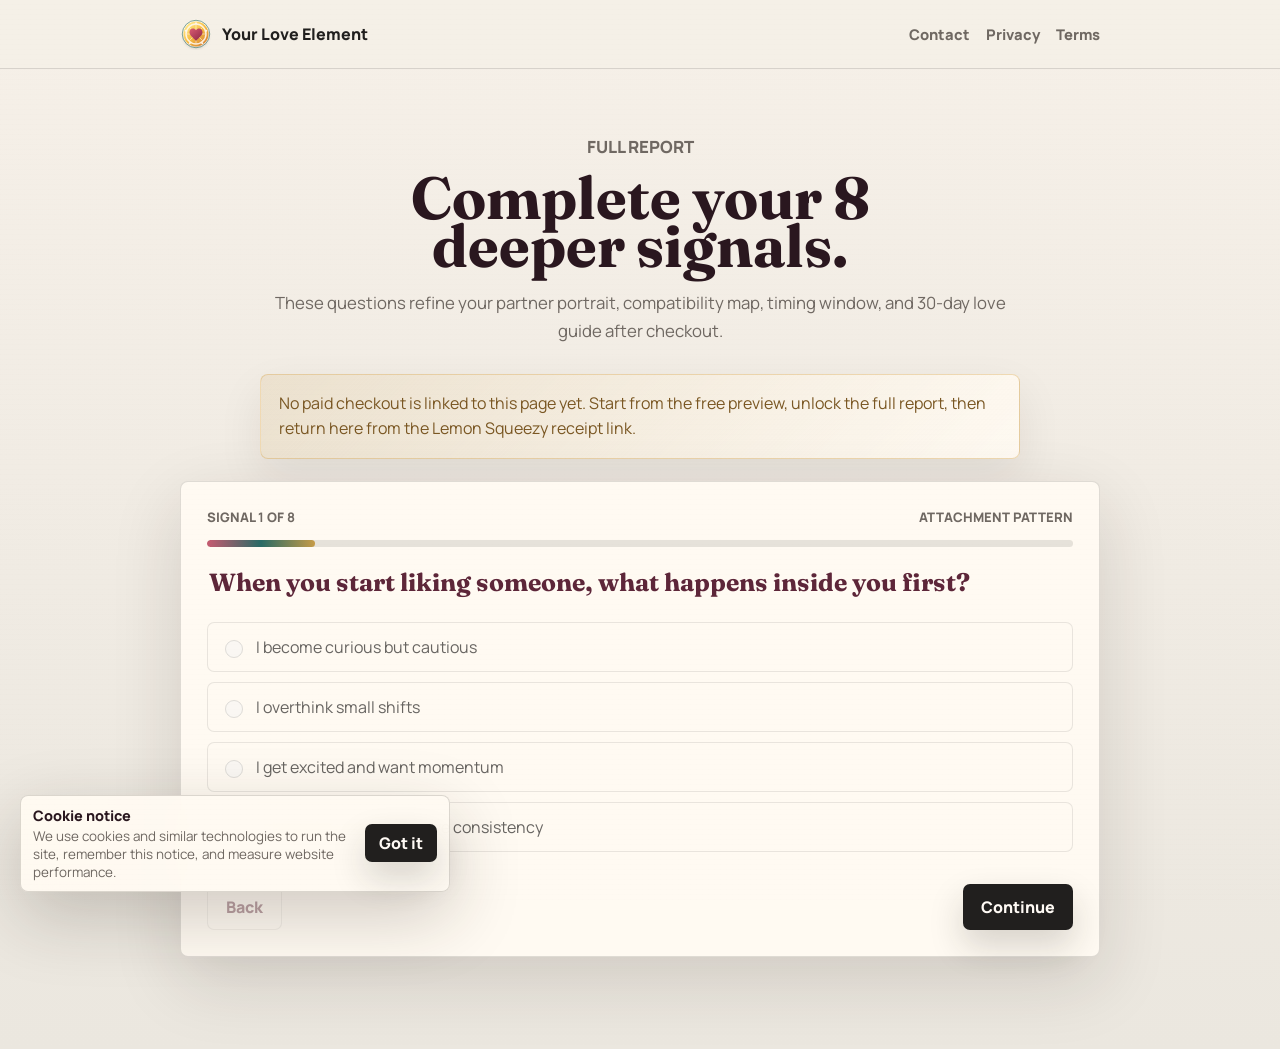
<file: full-report/index.html>
<!doctype html>
<html lang="en">
  <head>
    <meta charset="UTF-8" />
    <meta name="viewport" content="width=device-width, initial-scale=1.0" />
    <title>Full Report Signals | Your Love Element</title>
    <meta name="description" content="Complete the 8 deeper relationship signals for your full Your Love Element report." />
    <meta name="robots" content="noindex,follow" />
    <link rel="canonical" href="https://yourloveelement.com/full-report/" />
    <meta name="theme-color" content="#fff7ee" />
    <link rel="icon" href="../assets/logo-mark.svg" type="image/svg+xml" />
    <link rel="apple-touch-icon" href="../assets/lemon-squeezy-store-icon.png" />
    <script src="../assets/runtime-config.js?v=20260802-quiz-option-focus-ring-1"></script>
    <script src="../assets/tracking-config.js?v=20260802-quiz-option-focus-ring-1"></script>
    <script src="../assets/meta-pixel-base.js?v=20260802-quiz-option-focus-ring-1"></script>
    <link rel="preconnect" href="https://fonts.googleapis.com" />
    <link rel="preconnect" href="https://fonts.gstatic.com" crossorigin />
    <link href="https://fonts.googleapis.com/css2?family=Fraunces:wght@700&family=Manrope:wght@400..800&display=swap" rel="stylesheet" />
    <link rel="stylesheet" href="../styles.css?v=20260802-quiz-option-focus-ring-1" />
  </head>
  <body class="legal-page">
    <header class="legal-header">
      <div class="legal-topbar">
        <a class="footer-brand" href="/" aria-label="Your Love Element home">
          <img class="brand-mark" src="../assets/logo-mark.svg" alt="" aria-hidden="true" />
          <span>Your Love Element</span>
        </a>
        <nav class="legal-nav" aria-label="Support pages">
          <a href="/contact/">Contact</a>
          <a href="/privacy/">Privacy</a>
          <a href="/terms/">Terms</a>
        </nav>
      </div>
    </header>

    <main class="full-report-page">
      <section class="full-report-intro" aria-labelledby="full-report-title">
        <p class="legal-kicker">Full report</p>
        <h1 id="full-report-title">Complete your 8 deeper signals.</h1>
        <p>These questions refine your partner portrait, compatibility map, timing window, and 30-day love guide after checkout.</p>
      </section>

      <div class="payment-status" id="paymentStatus" hidden></div>

      <form class="paid-quiz-panel" id="paidSignals" aria-label="Full report deeper signals">
        <div class="quiz-topline">
          <span>Signal <strong id="paidStepNumber">1</strong> of <strong id="paidTotalSteps">8</strong></span>
          <span id="paidQuizMood">Attachment pattern</span>
        </div>
        <div class="progress" aria-hidden="true">
          <span id="paidProgressBar"></span>
        </div>

        <fieldset class="paid-step is-active" data-step="0">
          <legend>When you start liking someone, what happens inside you first?</legend>
          <label><input type="radio" name="activation" value="I become curious but cautious" /> I become curious but cautious</label>
          <label><input type="radio" name="activation" value="I overthink small shifts" /> I overthink small shifts</label>
          <label><input type="radio" name="activation" value="I get excited and want momentum" /> I get excited and want momentum</label>
          <label><input type="radio" name="activation" value="I stay calm until they prove consistency" /> I stay calm until they prove consistency</label>
        </fieldset>

        <fieldset class="paid-step" data-step="1">
          <legend>In past relationships, which pattern has shown up most?</legend>
          <label><input type="radio" name="pastPattern" value="I gave too much before feeling chosen" /> I gave too much before feeling chosen</label>
          <label><input type="radio" name="pastPattern" value="I ignored red flags because chemistry was strong" /> I ignored red flags because chemistry was strong</label>
          <label><input type="radio" name="pastPattern" value="I kept my guard up even when things were good" /> I kept my guard up even when things were good</label>
          <label><input type="radio" name="pastPattern" value="I chose people who were unavailable in some way" /> I chose people who were unavailable in some way</label>
        </fieldset>

        <fieldset class="paid-step" data-step="2">
          <legend>What kind of reassurance matters most to you?</legend>
          <label><input type="radio" name="reassurance" value="Clear communication" /> Clear communication</label>
          <label><input type="radio" name="reassurance" value="Consistent effort" /> Consistent effort</label>
          <label><input type="radio" name="reassurance" value="Physical closeness" /> Physical closeness</label>
          <label><input type="radio" name="reassurance" value="Future planning" /> Future planning</label>
          <label><input type="radio" name="reassurance" value="Respect for my independence" /> Respect for my independence</label>
        </fieldset>

        <fieldset class="paid-step" data-step="3">
          <legend>How do you usually handle conflict?</legend>
          <label><input type="radio" name="conflict" value="I need space before talking" /> I need space before talking</label>
          <label><input type="radio" name="conflict" value="I want to resolve it immediately" /> I want to resolve it immediately</label>
          <label><input type="radio" name="conflict" value="I stay calm outside but feel a lot inside" /> I stay calm outside but feel a lot inside</label>
          <label><input type="radio" name="conflict" value="I avoid conflict until it becomes unavoidable" /> I avoid conflict until it becomes unavoidable</label>
          <label><input type="radio" name="conflict" value="I try to understand their side first" /> I try to understand their side first</label>
        </fieldset>

        <fieldset class="paid-step" data-step="4">
          <legend>Which partner energy would feel most healing now?</legend>
          <label><input type="radio" name="partnerEnergy" value="Someone grounded and patient" /> Someone grounded and patient</label>
          <label><input type="radio" name="partnerEnergy" value="Someone passionate and expressive" /> Someone passionate and expressive</label>
          <label><input type="radio" name="partnerEnergy" value="Someone wise and emotionally mature" /> Someone wise and emotionally mature</label>
          <label><input type="radio" name="partnerEnergy" value="Someone playful and socially warm" /> Someone playful and socially warm</label>
          <label><input type="radio" name="partnerEnergy" value="Someone focused, loyal, and protective" /> Someone focused, loyal, and protective</label>
        </fieldset>

        <fieldset class="paid-step" data-step="5">
          <legend>What are you no longer willing to accept?</legend>
          <label><input type="radio" name="boundary" value="Inconsistent communication" /> Inconsistent communication</label>
          <label><input type="radio" name="boundary" value="Avoiding commitment" /> Avoiding commitment</label>
          <label><input type="radio" name="boundary" value="Emotional unavailability" /> Emotional unavailability</label>
          <label><input type="radio" name="boundary" value="Being hidden or deprioritized" /> Being hidden or deprioritized</label>
          <label><input type="radio" name="boundary" value="Confusing chemistry with care" /> Confusing chemistry with care</label>
        </fieldset>

        <fieldset class="paid-step" data-step="6">
          <legend>What would make you trust love faster?</legend>
          <label><input type="radio" name="trustSignal" value="Seeing actions match words" /> Seeing actions match words</label>
          <label><input type="radio" name="trustSignal" value="Feeling emotionally understood" /> Feeling emotionally understood</label>
          <label><input type="radio" name="trustSignal" value="Knowing we want the same future" /> Knowing we want the same future</label>
          <label><input type="radio" name="trustSignal" value="Being able to move slowly without fear" /> Being able to move slowly without fear</label>
          <label><input type="radio" name="trustSignal" value="Feeling desired without being pressured" /> Feeling desired without being pressured</label>
        </fieldset>

        <fieldset class="paid-step" data-step="7">
          <legend>What kind of 30-day guidance would help you most?</legend>
          <label><input type="radio" name="guidance" value="How to become more open to love" /> How to become more open to love</label>
          <label><input type="radio" name="guidance" value="How to stop repeating the same pattern" /> How to stop repeating the same pattern</label>
          <label><input type="radio" name="guidance" value="How to recognize the right person sooner" /> How to recognize the right person sooner</label>
          <label><input type="radio" name="guidance" value="How to communicate needs without fear" /> How to communicate needs without fear</label>
          <label><input type="radio" name="guidance" value="How to choose between chemistry and stability" /> How to choose between chemistry and stability</label>
        </fieldset>

        <p class="validation-message" id="paidValidation" role="alert" hidden></p>
        <div class="quiz-controls">
          <button class="ghost-button" id="paidBackButton" type="button" disabled>Back</button>
          <button class="next-button" id="paidNextButton" type="button">Continue</button>
        </div>
        <p class="api-status" id="paidSaveStatus" hidden></p>

        <div class="paid-complete" id="paidComplete" hidden>
          <p class="card-kicker">Signals saved</p>
          <h2>Your deeper answers are ready for report generation.</h2>
          <p id="paidCompleteMessage">Your answers were received. Most reports arrive within a few minutes after payment is verified.</p>
          <a class="primary-action" href="/contact/">Contact support</a>
        </div>
      </form>
    </main>

    <div class="cookie-consent" id="cookieConsent" role="dialog" aria-live="polite" aria-label="Cookie notice" hidden>
      <div>
        <p class="cookie-title">Cookie notice</p>
        <p class="cookie-copy">We use cookies and similar technologies to run the site, remember this notice, and measure website performance.</p>
      </div>
      <div class="cookie-actions">
        <button class="next-button" id="cookieAccept" type="button">Got it</button>
      </div>
    </div>

    <script src="../script.js?v=20260802-quiz-option-focus-ring-1"></script>
  </body>
</html>
</file>
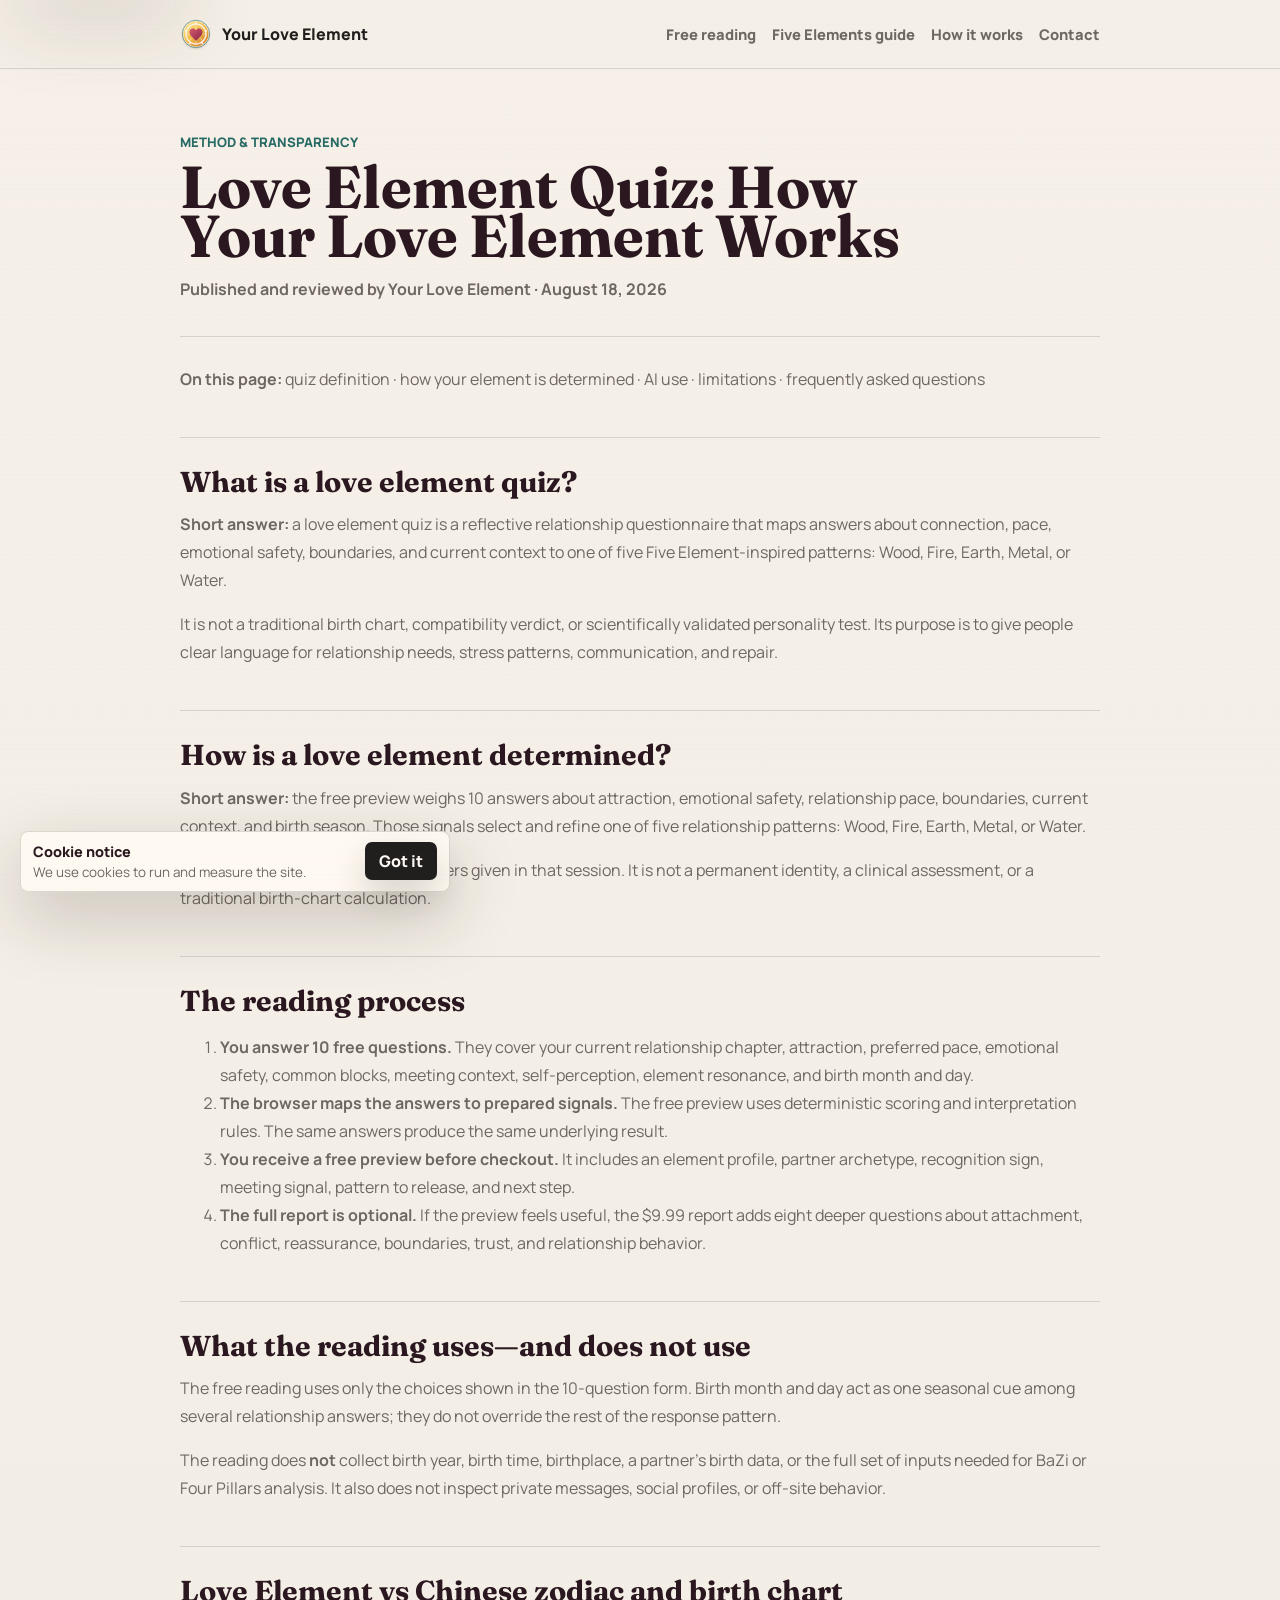
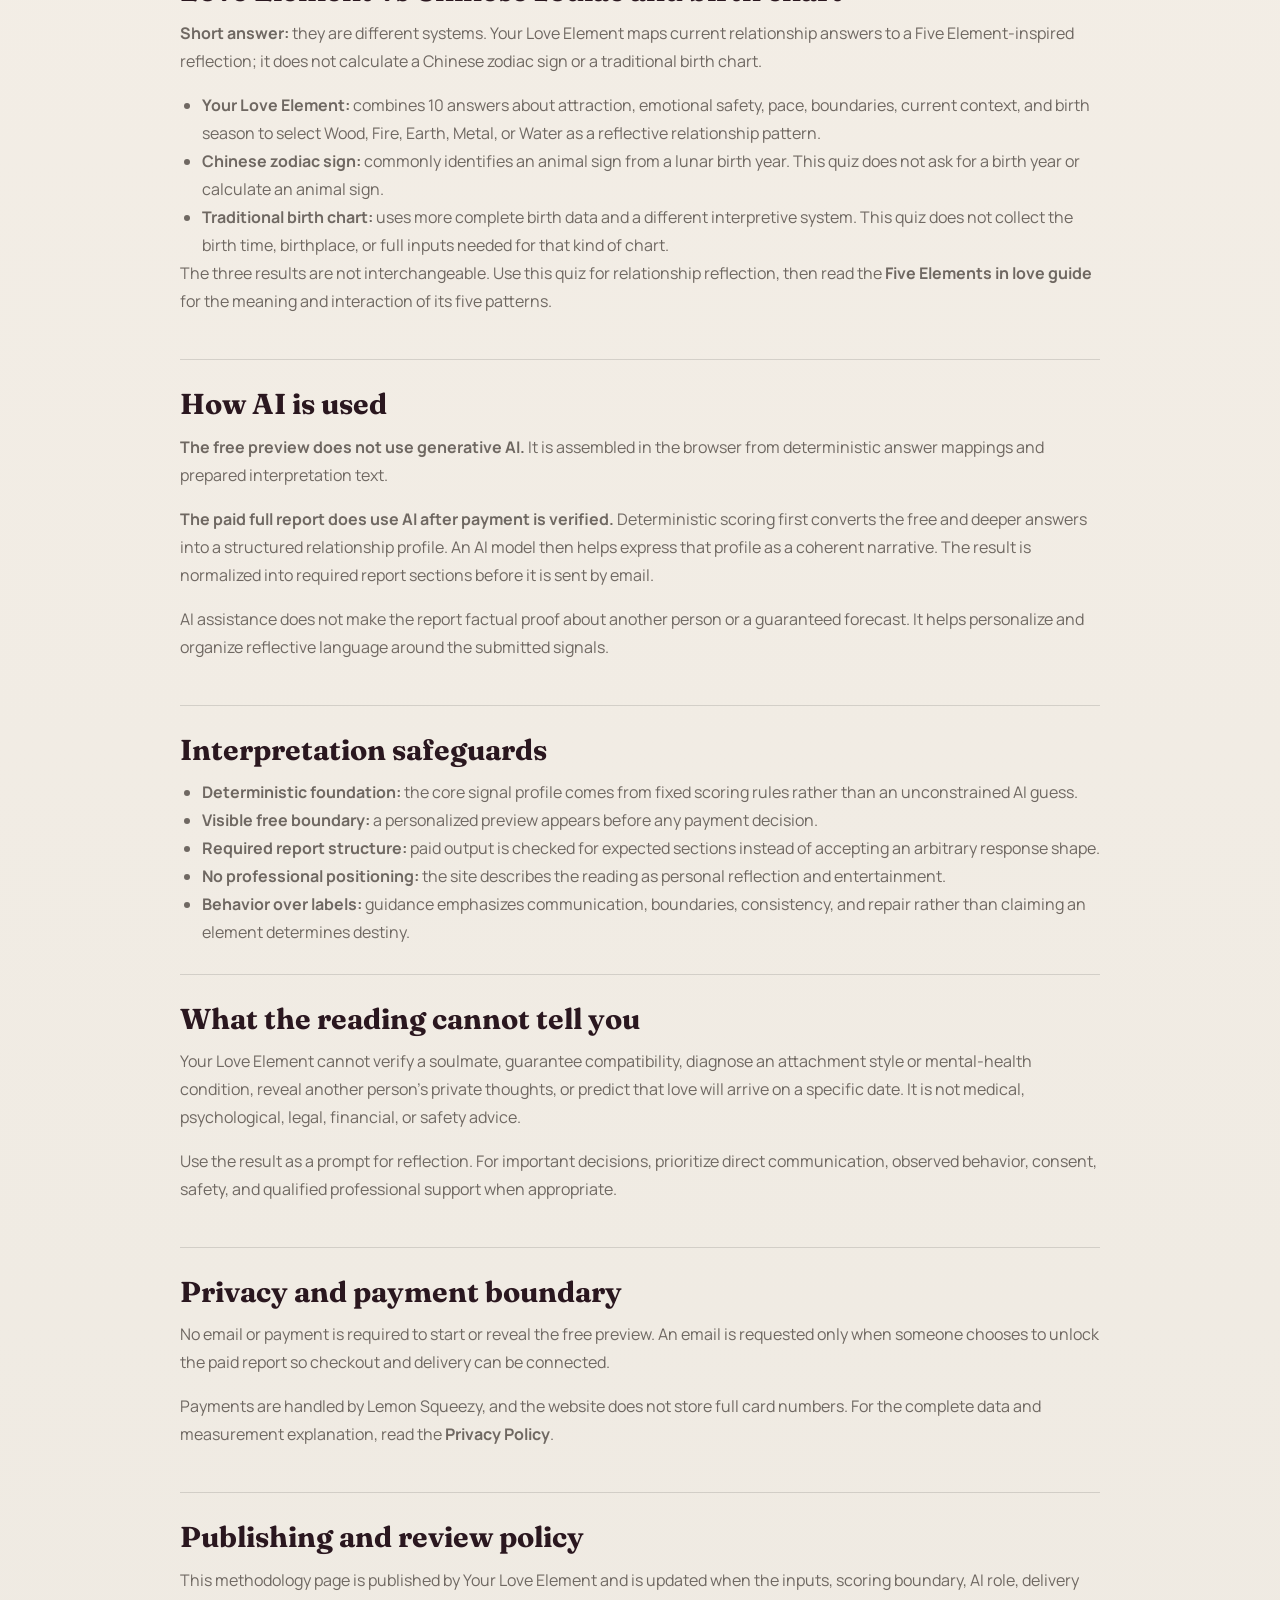
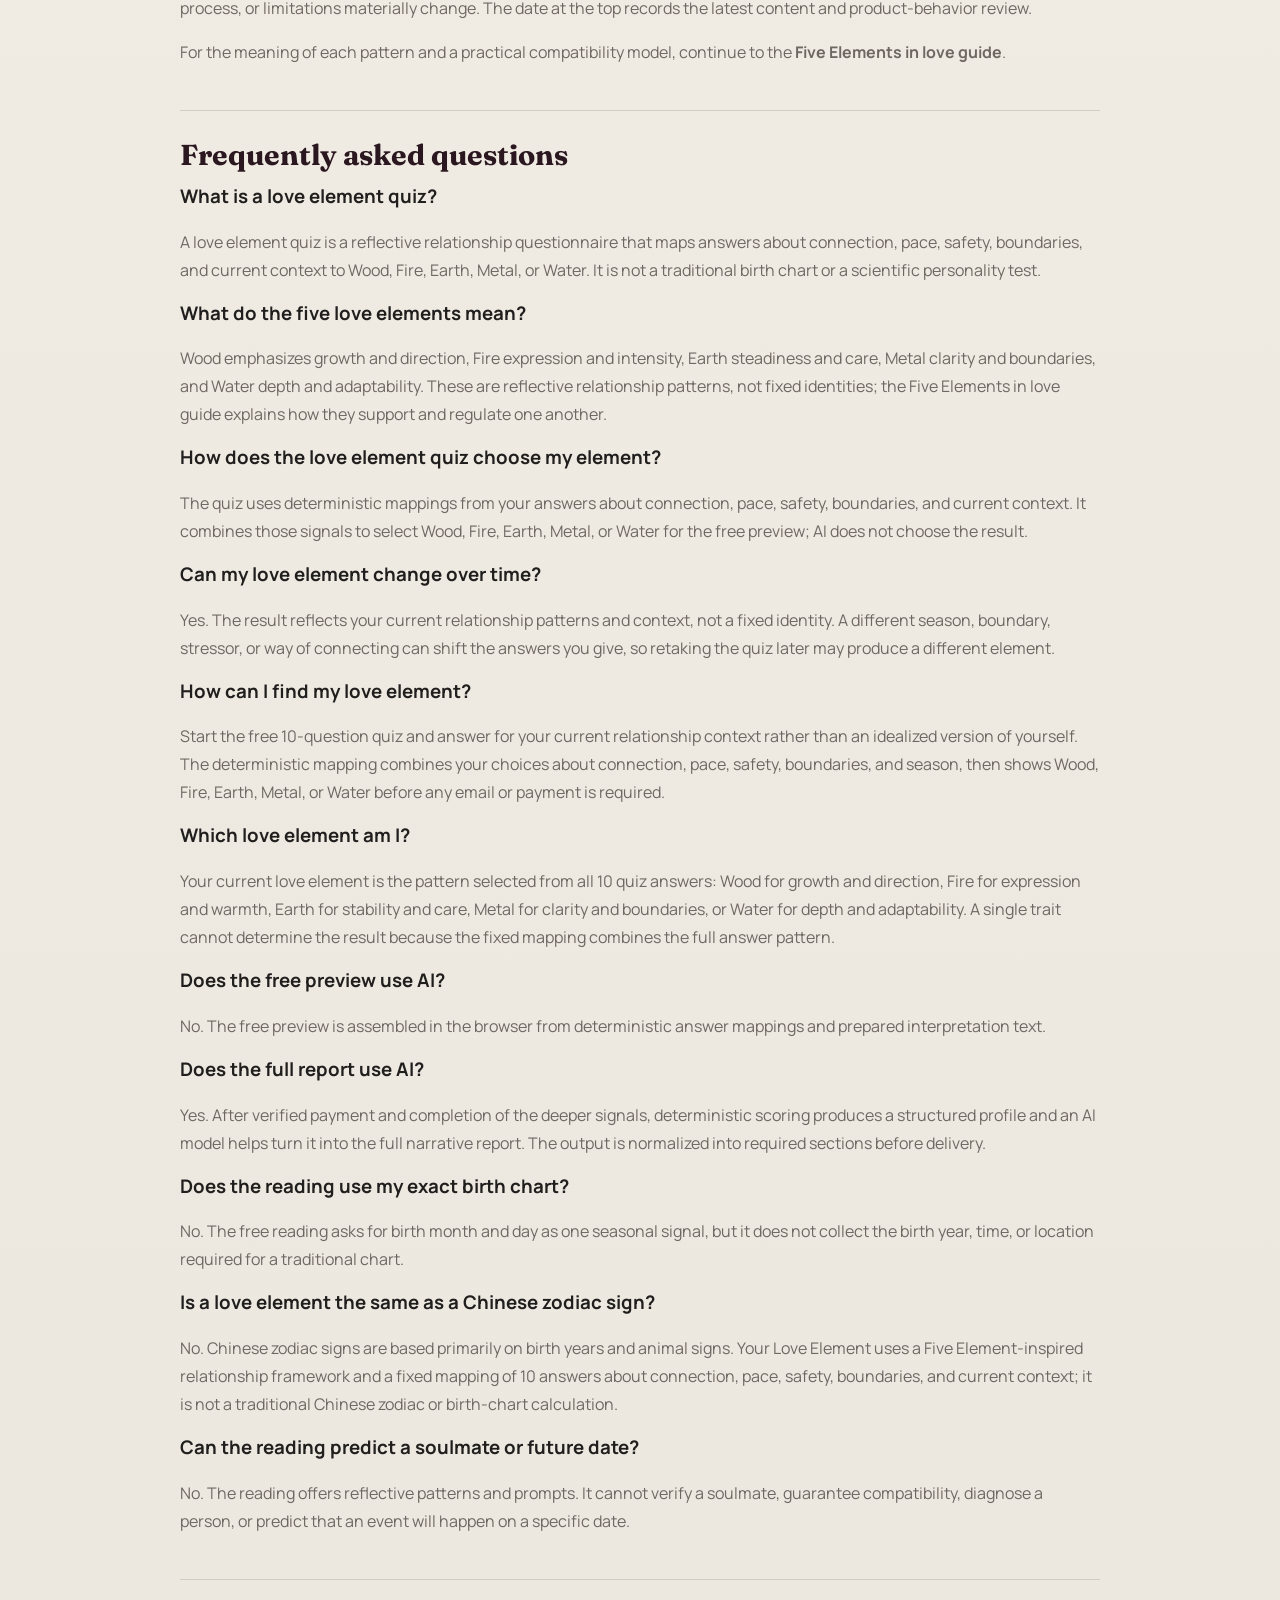
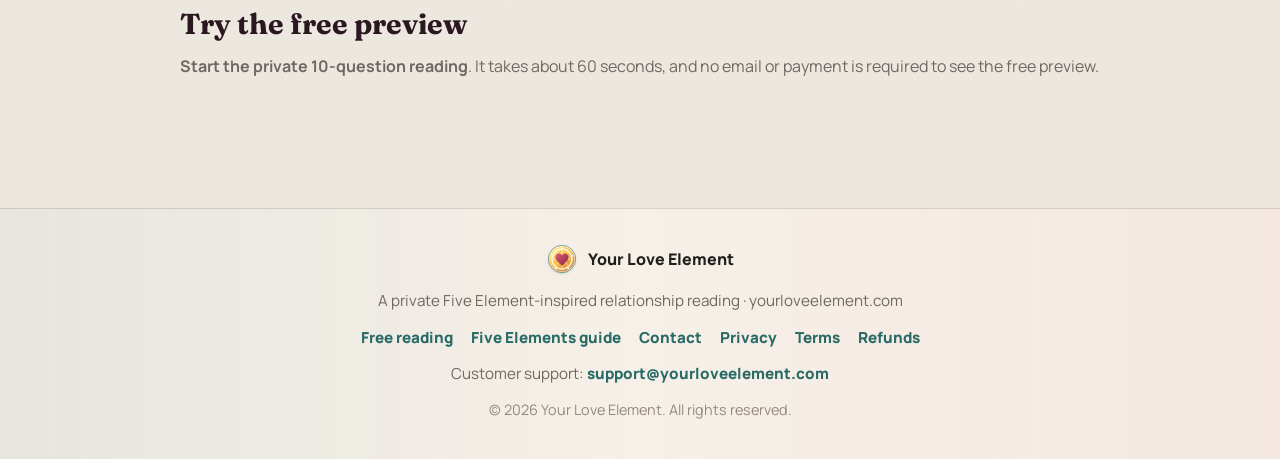
<file: how-it-works/index.html>
<!doctype html>
<html lang="en">
  <head>
    <meta charset="UTF-8" />
    <meta name="viewport" content="width=device-width, initial-scale=1.0" />
    <title>Love Element Quiz: How It Works & Limitations</title>
    <meta name="description" content="See how 10 answers map to Wood, Fire, Earth, Metal, or Water, how love elements differ from Chinese zodiac signs and birth charts, and where AI is used." />
    <meta name="robots" content="index,follow,max-image-preview:large,max-snippet:-1,max-video-preview:-1" />
    <link rel="canonical" href="https://yourloveelement.com/how-it-works/" />
    <meta property="og:type" content="article" />
    <meta property="og:locale" content="en_US" />
    <meta property="og:site_name" content="Your Love Element" />
    <meta property="og:title" content="Love Element Quiz: How It Works" />
    <meta property="og:description" content="What a love element quiz measures, how the free result is created, where AI is used, and the limits of the Five Element-inspired framework." />
    <meta property="og:url" content="https://yourloveelement.com/how-it-works/" />
    <meta property="og:image" content="https://yourloveelement.com/assets/social-preview.png" />
    <meta property="og:image:width" content="1200" />
    <meta property="og:image:height" content="630" />
    <meta property="og:image:alt" content="Your Love Element relationship reading methodology." />
    <meta name="twitter:card" content="summary_large_image" />
    <meta name="twitter:title" content="Love Element Quiz: How It Works" />
    <meta name="twitter:description" content="A transparent look at what the quiz measures, how the result is created, AI use, privacy, and limitations." />
    <meta name="twitter:image" content="https://yourloveelement.com/assets/social-preview.png" />
    <meta name="twitter:image:alt" content="Your Love Element relationship reading methodology." />
    <meta name="theme-color" content="#fff7ee" />
    <link rel="icon" href="../assets/logo-mark.svg" type="image/svg+xml" />
    <link rel="apple-touch-icon" href="../assets/lemon-squeezy-store-icon.png" />
    <script src="../assets/runtime-config.js?v=20260802-quiz-option-focus-ring-1"></script>
    <script src="../assets/tracking-config.js?v=20260802-quiz-option-focus-ring-1"></script>
    <script src="../assets/meta-pixel-base.js?v=20260802-quiz-option-focus-ring-1"></script>
    <link rel="preconnect" href="https://fonts.googleapis.com" />
    <link rel="preconnect" href="https://fonts.gstatic.com" crossorigin />
    <link href="https://fonts.googleapis.com/css2?family=Fraunces:wght@600;700;800&family=Manrope:wght@400;500;600;700;800&display=swap" rel="stylesheet" />
    <link rel="stylesheet" href="../styles.css?v=20260802-quiz-option-focus-ring-1" />
    <script type="application/ld+json">
      {
        "@context": "https://schema.org",
        "@graph": [
          {
            "@type": "WebPage",
            "@id": "https://yourloveelement.com/how-it-works/#webpage",
            "url": "https://yourloveelement.com/how-it-works/",
            "name": "Love Element Quiz: How It Works & Limitations",
            "description": "What a love element quiz measures, how answers map to Five Element-inspired relationship patterns, and the method's limitations.",
            "isPartOf": { "@id": "https://yourloveelement.com/#website" },
            "breadcrumb": { "@id": "https://yourloveelement.com/how-it-works/#breadcrumb" },
            "datePublished": "2026-07-30",
            "dateModified": "2026-08-18",
            "inLanguage": "en"
          },
          {
            "@type": "Article",
            "@id": "https://yourloveelement.com/how-it-works/#article",
            "headline": "Love Element Quiz: How Your Love Element Works",
            "description": "A transparent explanation of what the love element quiz measures and how the free preview and optional full report are created.",
            "mainEntityOfPage": { "@id": "https://yourloveelement.com/how-it-works/#webpage" },
            "author": { "@id": "https://yourloveelement.com/#organization" },
            "publisher": { "@id": "https://yourloveelement.com/#organization" },
            "image": "https://yourloveelement.com/assets/social-preview.png",
            "datePublished": "2026-07-30",
            "dateModified": "2026-08-18",
            "isAccessibleForFree": true,
            "inLanguage": "en"
          },
          {
            "@type": "BreadcrumbList",
            "@id": "https://yourloveelement.com/how-it-works/#breadcrumb",
            "itemListElement": [
              {
                "@type": "ListItem",
                "position": 1,
                "name": "Home",
                "item": "https://yourloveelement.com/"
              },
              {
                "@type": "ListItem",
                "position": 2,
                "name": "Love Element Quiz",
                "item": "https://yourloveelement.com/how-it-works/"
              }
            ]
          },
          {
            "@type": "FAQPage",
            "@id": "https://yourloveelement.com/how-it-works/#faq",
            "mainEntity": [
              {
                "@type": "Question",
                "name": "What is a love element quiz?",
                "acceptedAnswer": {
                  "@type": "Answer",
                  "text": "A love element quiz is a reflective relationship questionnaire that maps answers about connection, pace, safety, boundaries, and current context to Wood, Fire, Earth, Metal, or Water. It is not a traditional birth chart or a scientific personality test."
                }
              },
              {
                "@type": "Question",
                "name": "What do the five love elements mean?",
                "acceptedAnswer": {
                  "@type": "Answer",
                  "text": "Wood emphasizes growth and direction, Fire expression and intensity, Earth steadiness and care, Metal clarity and boundaries, and Water depth and adaptability. These are reflective relationship patterns, not fixed identities; the Five Elements in love guide explains how they support and regulate one another."
                }
              },
              {
                "@type": "Question",
                "name": "How does the love element quiz choose my element?",
                "acceptedAnswer": {
                  "@type": "Answer",
                  "text": "The quiz uses deterministic mappings from your answers about connection, pace, safety, boundaries, and current context. It combines those signals to select Wood, Fire, Earth, Metal, or Water for the free preview; AI does not choose the result."
                }
              },
              {
                "@type": "Question",
                "name": "Can my love element change over time?",
                "acceptedAnswer": {
                  "@type": "Answer",
                  "text": "Yes. The result reflects your current relationship patterns and context, not a fixed identity. A different season, boundary, stressor, or way of connecting can shift the answers you give, so retaking the quiz later may produce a different element."
                }
              },
              {
                "@type": "Question",
                "name": "How can I find my love element?",
                "acceptedAnswer": {
                  "@type": "Answer",
                  "text": "Start the free 10-question quiz and answer for your current relationship context rather than an idealized version of yourself. The deterministic mapping combines your choices about connection, pace, safety, boundaries, and season, then shows Wood, Fire, Earth, Metal, or Water before any email or payment is required."
                }
              },
              {
                "@type": "Question",
                "name": "Which love element am I?",
                "acceptedAnswer": {
                  "@type": "Answer",
                  "text": "Your current love element is the pattern selected from all 10 quiz answers: Wood for growth and direction, Fire for expression and warmth, Earth for stability and care, Metal for clarity and boundaries, or Water for depth and adaptability. A single trait cannot determine the result because the fixed mapping combines the full answer pattern."
                }
              },
              {
                "@type": "Question",
                "name": "Does the free preview use AI?",
                "acceptedAnswer": {
                  "@type": "Answer",
                  "text": "No. The free preview is assembled in the browser from deterministic answer mappings and prepared interpretation text."
                }
              },
              {
                "@type": "Question",
                "name": "Does the full report use AI?",
                "acceptedAnswer": {
                  "@type": "Answer",
                  "text": "Yes. After verified payment and completion of the deeper signals, deterministic scoring produces a structured profile and an AI model helps turn it into the full narrative report. The output is normalized into required sections before delivery."
                }
              },
              {
                "@type": "Question",
                "name": "Does the reading use my exact birth chart?",
                "acceptedAnswer": {
                  "@type": "Answer",
                  "text": "No. The free reading asks for birth month and day as one seasonal signal, but it does not collect the birth year, time, or location required for a traditional chart."
                }
              },
              {
                "@type": "Question",
                "name": "Is a love element the same as a Chinese zodiac sign?",
                "acceptedAnswer": {
                  "@type": "Answer",
                  "text": "No. Chinese zodiac signs are based primarily on birth years and animal signs. Your Love Element uses a Five Element-inspired relationship framework and a fixed mapping of 10 answers about connection, pace, safety, boundaries, and current context; it is not a traditional Chinese zodiac or birth-chart calculation."
                }
              },
              {
                "@type": "Question",
                "name": "Can the reading predict a soulmate or future date?",
                "acceptedAnswer": {
                  "@type": "Answer",
                  "text": "No. The reading offers reflective patterns and prompts. It cannot verify a soulmate, guarantee compatibility, diagnose a person, or predict that an event will happen on a specific date."
                }
              }
            ]
          }
        ]
      }
    </script>
  </head>
  <body class="legal-page">
    <a class="skip-link" href="#main-content">Skip to the method</a>
    <header class="legal-header">
      <div class="legal-topbar">
        <a class="footer-brand" href="/" aria-label="Your Love Element home">
          <img class="brand-mark" src="../assets/logo-mark.svg" alt="" aria-hidden="true" />
          <span>Your Love Element</span>
        </a>
        <nav class="legal-nav" aria-label="Method navigation">
          <a href="/#reading">Free reading</a>
          <a href="/five-elements-love-compatibility/">Five Elements guide</a>
          <a href="/how-it-works/" aria-current="page">How it works</a>
          <a href="/contact/">Contact</a>
        </nav>
      </div>
    </header>

    <main class="legal-content" id="main-content" tabindex="-1">
      <p class="legal-kicker">Method & transparency</p>
      <h1>Love Element Quiz: How Your Love Element Works</h1>
      <p class="legal-updated">Published and reviewed by Your Love Element · August 18, 2026</p>

      <nav class="legal-section" aria-label="Method guide sections">
        <p><strong>On this page:</strong> <a href="#quiz-definition">quiz definition</a> · <a href="#method-answer">how your element is determined</a> · <a href="#ai-title">AI use</a> · <a href="#limitations-title">limitations</a> · <a href="#faq">frequently asked questions</a></p>
      </nav>

      <section class="legal-section" aria-labelledby="quiz-definition">
        <h2 id="quiz-definition">What is a love element quiz?</h2>
        <p><strong>Short answer:</strong> a love element quiz is a reflective relationship questionnaire that maps answers about connection, pace, emotional safety, boundaries, and current context to one of five Five Element-inspired patterns: Wood, Fire, Earth, Metal, or Water.</p>
        <p>It is not a traditional birth chart, compatibility verdict, or scientifically validated personality test. Its purpose is to give people clear language for relationship needs, stress patterns, communication, and repair.</p>
      </section>

      <section class="legal-section" aria-labelledby="method-answer">
        <h2 id="method-answer">How is a love element determined?</h2>
        <p><strong>Short answer:</strong> the free preview weighs 10 answers about attraction, emotional safety, relationship pace, boundaries, current context, and birth season. Those signals select and refine one of five relationship patterns: Wood, Fire, Earth, Metal, or Water.</p>
        <p>The result is a reflection of the answers given in that session. It is not a permanent identity, a clinical assessment, or a traditional birth-chart calculation.</p>
      </section>

      <section class="legal-section" aria-labelledby="process-title">
        <h2 id="process-title">The reading process</h2>
        <ol>
          <li><strong>You answer 10 free questions.</strong> They cover your current relationship chapter, attraction, preferred pace, emotional safety, common blocks, meeting context, self-perception, element resonance, and birth month and day.</li>
          <li><strong>The browser maps the answers to prepared signals.</strong> The free preview uses deterministic scoring and interpretation rules. The same answers produce the same underlying result.</li>
          <li><strong>You receive a free preview before checkout.</strong> It includes an element profile, partner archetype, recognition sign, meeting signal, pattern to release, and next step.</li>
          <li><strong>The full report is optional.</strong> If the preview feels useful, the $9.99 report adds eight deeper questions about attachment, conflict, reassurance, boundaries, trust, and relationship behavior.</li>
        </ol>
      </section>

      <section class="legal-section" aria-labelledby="inputs-title">
        <h2 id="inputs-title">What the reading uses—and does not use</h2>
        <p>The free reading uses only the choices shown in the 10-question form. Birth month and day act as one seasonal cue among several relationship answers; they do not override the rest of the response pattern.</p>
        <p>The reading does <strong>not</strong> collect birth year, birth time, birthplace, a partner's birth data, or the full set of inputs needed for BaZi or Four Pillars analysis. It also does not inspect private messages, social profiles, or off-site behavior.</p>
      </section>

      <section class="legal-section" id="love-element-vs-zodiac" aria-labelledby="comparison-title">
        <h2 id="comparison-title">Love Element vs Chinese zodiac and birth chart</h2>
        <p><strong>Short answer:</strong> they are different systems. Your Love Element maps current relationship answers to a Five Element-inspired reflection; it does not calculate a Chinese zodiac sign or a traditional birth chart.</p>
        <ul>
          <li><strong>Your Love Element:</strong> combines 10 answers about attraction, emotional safety, pace, boundaries, current context, and birth season to select Wood, Fire, Earth, Metal, or Water as a reflective relationship pattern.</li>
          <li><strong>Chinese zodiac sign:</strong> commonly identifies an animal sign from a lunar birth year. This quiz does not ask for a birth year or calculate an animal sign.</li>
          <li><strong>Traditional birth chart:</strong> uses more complete birth data and a different interpretive system. This quiz does not collect the birth time, birthplace, or full inputs needed for that kind of chart.</li>
        </ul>
        <p>The three results are not interchangeable. Use this quiz for relationship reflection, then read the <a href="/five-elements-love-compatibility/"><strong>Five Elements in love guide</strong></a> for the meaning and interaction of its five patterns.</p>
      </section>

      <section class="legal-section" aria-labelledby="ai-title">
        <h2 id="ai-title">How AI is used</h2>
        <p><strong>The free preview does not use generative AI.</strong> It is assembled in the browser from deterministic answer mappings and prepared interpretation text.</p>
        <p><strong>The paid full report does use AI after payment is verified.</strong> Deterministic scoring first converts the free and deeper answers into a structured relationship profile. An AI model then helps express that profile as a coherent narrative. The result is normalized into required report sections before it is sent by email.</p>
        <p>AI assistance does not make the report factual proof about another person or a guaranteed forecast. It helps personalize and organize reflective language around the submitted signals.</p>
      </section>

      <section class="legal-section" aria-labelledby="safeguards-title">
        <h2 id="safeguards-title">Interpretation safeguards</h2>
        <ul>
          <li><strong>Deterministic foundation:</strong> the core signal profile comes from fixed scoring rules rather than an unconstrained AI guess.</li>
          <li><strong>Visible free boundary:</strong> a personalized preview appears before any payment decision.</li>
          <li><strong>Required report structure:</strong> paid output is checked for expected sections instead of accepting an arbitrary response shape.</li>
          <li><strong>No professional positioning:</strong> the site describes the reading as personal reflection and entertainment.</li>
          <li><strong>Behavior over labels:</strong> guidance emphasizes communication, boundaries, consistency, and repair rather than claiming an element determines destiny.</li>
        </ul>
      </section>

      <section class="legal-section" aria-labelledby="limitations-title">
        <h2 id="limitations-title">What the reading cannot tell you</h2>
        <p>Your Love Element cannot verify a soulmate, guarantee compatibility, diagnose an attachment style or mental-health condition, reveal another person's private thoughts, or predict that love will arrive on a specific date. It is not medical, psychological, legal, financial, or safety advice.</p>
        <p>Use the result as a prompt for reflection. For important decisions, prioritize direct communication, observed behavior, consent, safety, and qualified professional support when appropriate.</p>
      </section>

      <section class="legal-section" aria-labelledby="privacy-title">
        <h2 id="privacy-title">Privacy and payment boundary</h2>
        <p>No email or payment is required to start or reveal the free preview. An email is requested only when someone chooses to unlock the paid report so checkout and delivery can be connected.</p>
        <p>Payments are handled by Lemon Squeezy, and the website does not store full card numbers. For the complete data and measurement explanation, read the <a href="/privacy/"><strong>Privacy Policy</strong></a>.</p>
      </section>

      <section class="legal-section" aria-labelledby="publishing-title">
        <h2 id="publishing-title">Publishing and review policy</h2>
        <p>This methodology page is published by Your Love Element and is updated when the inputs, scoring boundary, AI role, delivery process, or limitations materially change. The date at the top records the latest content and product-behavior review.</p>
        <p>For the meaning of each pattern and a practical compatibility model, continue to the <a href="/five-elements-love-compatibility/"><strong>Five Elements in love guide</strong></a>.</p>
      </section>

      <section class="legal-section" id="faq" aria-labelledby="faq-title">
        <h2 id="faq-title">Frequently asked questions</h2>
        <h3>What is a love element quiz?</h3>
        <p>A love element quiz is a reflective relationship questionnaire that maps answers about connection, pace, safety, boundaries, and current context to Wood, Fire, Earth, Metal, or Water. It is not a traditional birth chart or a scientific personality test.</p>

        <h3>What do the five love elements mean?</h3>
        <p><a href="/five-elements-love-compatibility/#wood">Wood</a> emphasizes growth and direction, <a href="/five-elements-love-compatibility/#fire">Fire</a> expression and intensity, <a href="/five-elements-love-compatibility/#earth">Earth</a> steadiness and care, <a href="/five-elements-love-compatibility/#metal">Metal</a> clarity and boundaries, and <a href="/five-elements-love-compatibility/#water">Water</a> depth and adaptability. These are reflective relationship patterns, not fixed identities; the <a href="/five-elements-love-compatibility/">Five Elements in love guide</a> explains how they support and regulate one another.</p>

        <h3>How does the love element quiz choose my element?</h3>
        <p>The quiz uses deterministic mappings from your answers about connection, pace, safety, boundaries, and current context. It combines those signals to select Wood, Fire, Earth, Metal, or Water for the free preview; AI does not choose the result.</p>

        <h3>Can my love element change over time?</h3>
        <p>Yes. The result reflects your current relationship patterns and context, not a fixed identity. A different season, boundary, stressor, or way of connecting can shift the answers you give, so retaking the quiz later may produce a different element.</p>

        <h3>How can I find my love element?</h3>
        <p>Start the free 10-question quiz and answer for your current relationship context rather than an idealized version of yourself. The deterministic mapping combines your choices about connection, pace, safety, boundaries, and season, then shows Wood, Fire, Earth, Metal, or Water before any email or payment is required.</p>

        <h3>Which love element am I?</h3>
        <p>Your current love element is the pattern selected from all 10 quiz answers: Wood for growth and direction, Fire for expression and warmth, Earth for stability and care, Metal for clarity and boundaries, or Water for depth and adaptability. A single trait cannot determine the result because the fixed mapping combines the full answer pattern.</p>

        <h3>Does the free preview use AI?</h3>
        <p>No. The free preview is assembled in the browser from deterministic answer mappings and prepared interpretation text.</p>

        <h3>Does the full report use AI?</h3>
        <p>Yes. After verified payment and completion of the deeper signals, deterministic scoring produces a structured profile and an AI model helps turn it into the full narrative report. The output is normalized into required sections before delivery.</p>

        <h3>Does the reading use my exact birth chart?</h3>
        <p>No. The free reading asks for birth month and day as one seasonal signal, but it does not collect the birth year, time, or location required for a traditional chart.</p>

        <h3>Is a love element the same as a Chinese zodiac sign?</h3>
        <p>No. Chinese zodiac signs are based primarily on birth years and animal signs. Your Love Element uses a Five Element-inspired relationship framework and a fixed mapping of 10 answers about connection, pace, safety, boundaries, and current context; it is not a traditional Chinese zodiac or birth-chart calculation.</p>

        <h3>Can the reading predict a soulmate or future date?</h3>
        <p>No. The reading offers reflective patterns and prompts. It cannot verify a soulmate, guarantee compatibility, diagnose a person, or predict that an event will happen on a specific date.</p>
      </section>

      <section class="legal-section" aria-labelledby="start-title">
        <h2 id="start-title">Try the free preview</h2>
        <p><a href="/#reading"><strong>Start the private 10-question reading</strong></a>. It takes about 60 seconds, and no email or payment is required to see the free preview.</p>
      </section>
    </main>

    <footer class="site-footer">
      <div class="footer-inner">
        <a class="footer-brand" href="/" aria-label="Your Love Element home">
          <img class="brand-mark" src="../assets/logo-mark.svg" alt="" aria-hidden="true" />
          <span>Your Love Element</span>
        </a>
        <p class="footer-tagline">A private Five Element-inspired relationship reading · yourloveelement.com</p>
        <nav class="footer-links" aria-label="Site links">
          <a href="/#reading">Free reading</a>
          <a href="/five-elements-love-compatibility/">Five Elements guide</a>
          <a href="/contact/">Contact</a>
          <a href="/privacy/">Privacy</a>
          <a href="/terms/">Terms</a>
          <a href="/refund/">Refunds</a>
        </nav>
        <p class="footer-support">Customer support: <a href="mailto:support@yourloveelement.com">support@yourloveelement.com</a></p>
        <p class="footer-copyright">© 2026 Your Love Element. All rights reserved.</p>
      </div>
    </footer>

    <div class="cookie-consent" id="cookieConsent" role="dialog" aria-live="polite" aria-label="Cookie notice" hidden>
      <div>
        <p class="cookie-title">Cookie notice</p>
        <p class="cookie-copy">We use cookies to run and measure the site.</p>
      </div>
      <div class="cookie-actions">
        <button class="next-button" id="cookieAccept" type="button">Got it</button>
      </div>
    </div>

    <script src="../script.js?v=20260802-quiz-option-focus-ring-1"></script>
  </body>
</html>
</file>
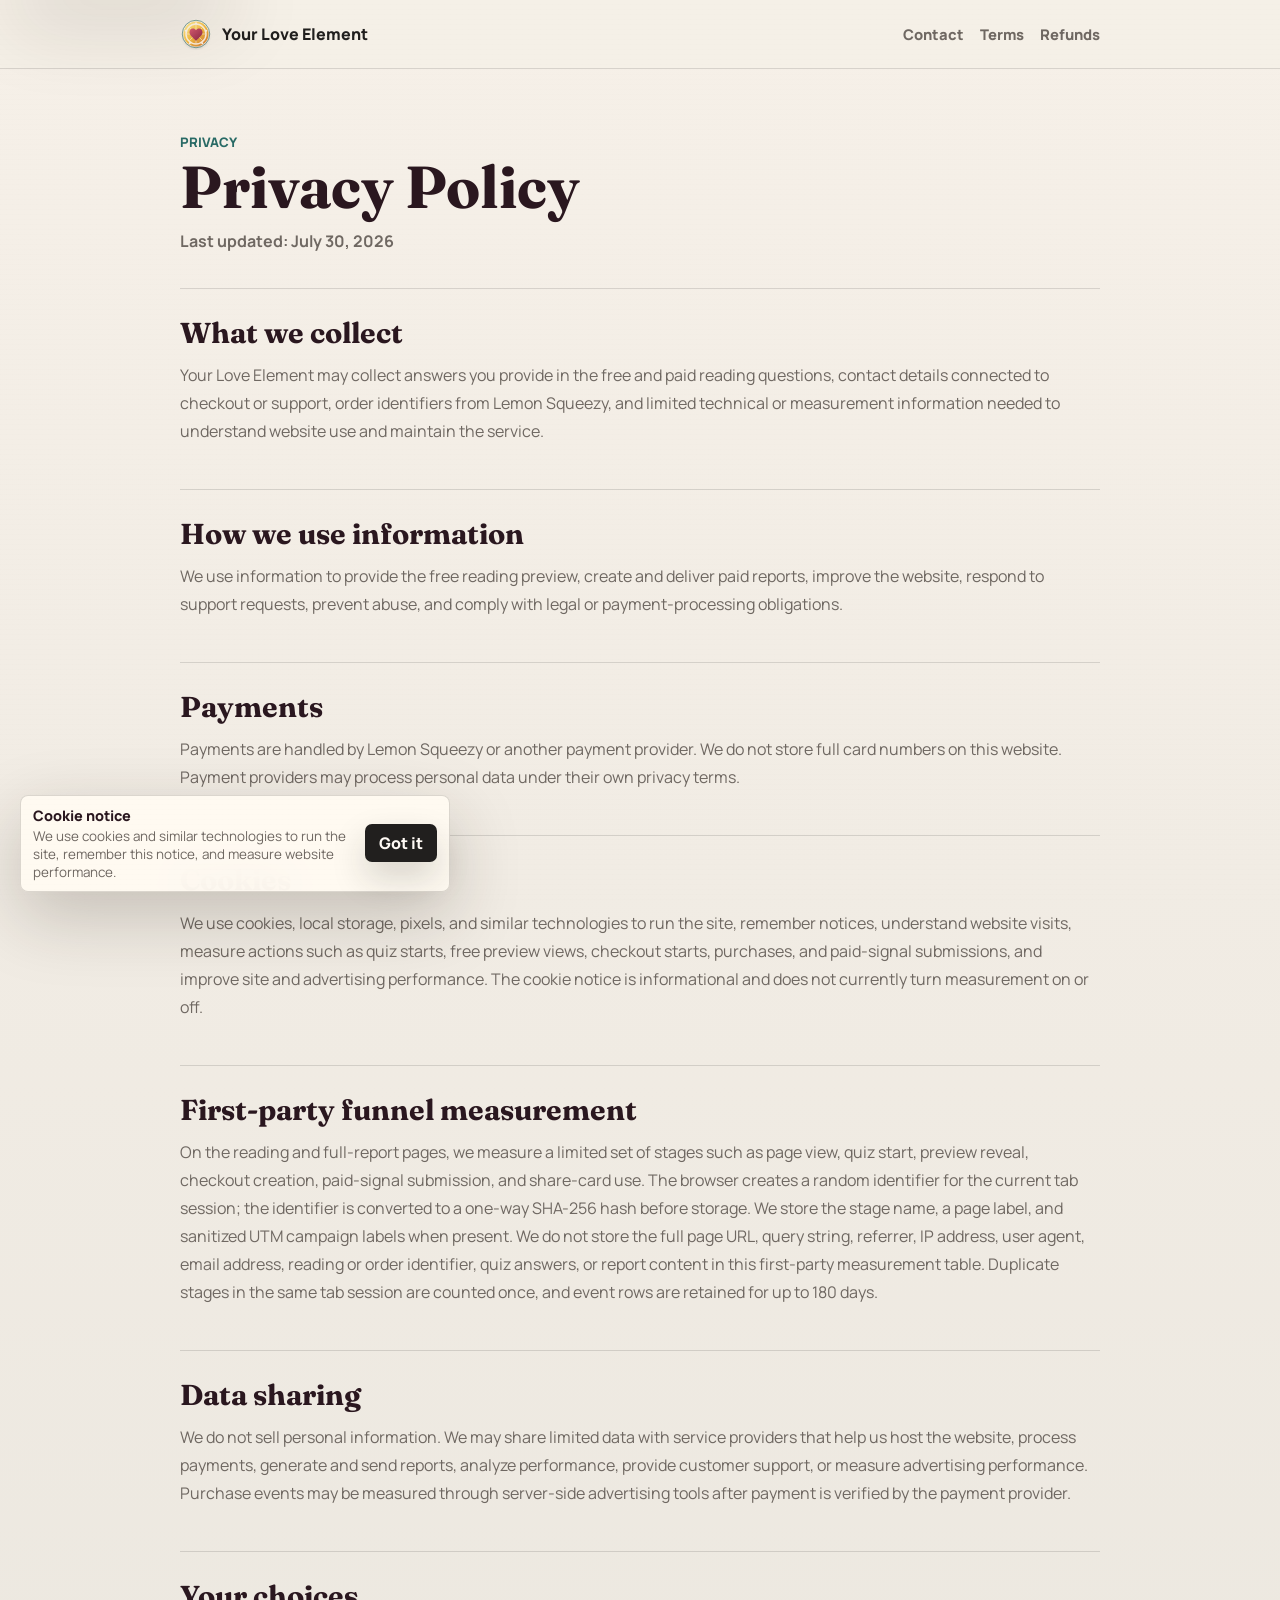
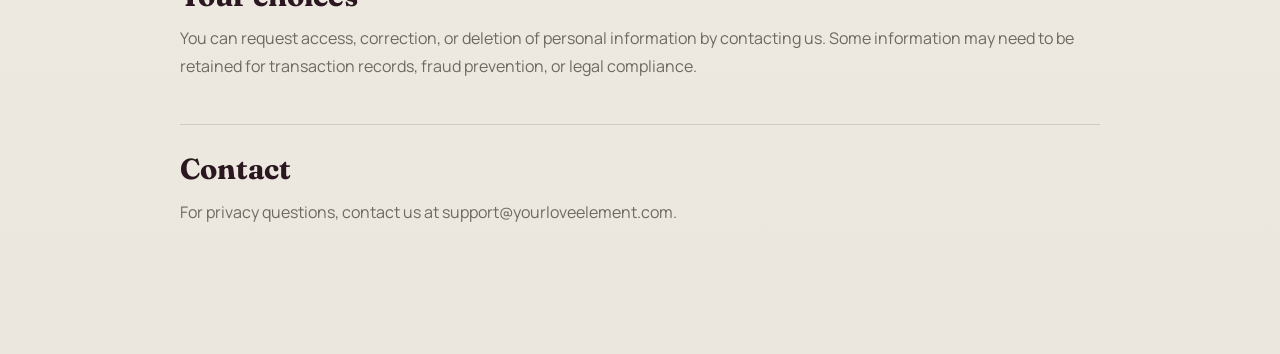
<file: privacy/index.html>
<!doctype html>
<html lang="en">
  <head>
    <meta charset="UTF-8" />
    <meta name="viewport" content="width=device-width, initial-scale=1.0" />
    <title>Privacy Policy | Your Love Element</title>
    <meta name="description" content="Privacy Policy for Your Love Element relationship readings, checkout, report delivery, cookies, and support data." />
    <link rel="canonical" href="https://yourloveelement.com/privacy/" />
    <meta name="theme-color" content="#fff7ee" />
    <link rel="icon" href="../assets/logo-mark.svg" type="image/svg+xml" />
    <link rel="apple-touch-icon" href="../assets/lemon-squeezy-store-icon.png" />
    <script src="../assets/runtime-config.js?v=20260802-quiz-option-focus-ring-1"></script>
    <script src="../assets/tracking-config.js?v=20260802-quiz-option-focus-ring-1"></script>
    <script src="../assets/meta-pixel-base.js?v=20260802-quiz-option-focus-ring-1"></script>
    <link rel="preconnect" href="https://fonts.googleapis.com" />
    <link rel="preconnect" href="https://fonts.gstatic.com" crossorigin />
    <link href="https://fonts.googleapis.com/css2?family=Fraunces:wght@700&family=Manrope:wght@400..800&display=swap" rel="stylesheet" />
    <link rel="stylesheet" href="../styles.css?v=20260802-quiz-option-focus-ring-1" />
  </head>
  <body class="legal-page">
    <a class="skip-link" href="#main-content">Skip to the main content</a>
    <header class="legal-header">
      <div class="legal-topbar">
        <a class="footer-brand" href="/" aria-label="Your Love Element home">
          <img class="brand-mark" src="../assets/logo-mark.svg" alt="" aria-hidden="true" />
          <span>Your Love Element</span>
        </a>
        <nav class="legal-nav" aria-label="Legal pages">
          <a href="/contact/">Contact</a>
          <a href="/terms/">Terms</a>
          <a href="/refund/">Refunds</a>
        </nav>
      </div>
    </header>

    <main class="legal-content" id="main-content" tabindex="-1">
      <p class="legal-kicker">Privacy</p>
      <h1>Privacy Policy</h1>
      <p class="legal-updated">Last updated: July 30, 2026</p>

      <section class="legal-section">
        <h2>What we collect</h2>
        <p>Your Love Element may collect answers you provide in the free and paid reading questions, contact details connected to checkout or support, order identifiers from Lemon Squeezy, and limited technical or measurement information needed to understand website use and maintain the service.</p>
      </section>

      <section class="legal-section">
        <h2>How we use information</h2>
        <p>We use information to provide the free reading preview, create and deliver paid reports, improve the website, respond to support requests, prevent abuse, and comply with legal or payment-processing obligations.</p>
      </section>

      <section class="legal-section">
        <h2>Payments</h2>
        <p>Payments are handled by Lemon Squeezy or another payment provider. We do not store full card numbers on this website. Payment providers may process personal data under their own privacy terms.</p>
      </section>

      <section class="legal-section">
        <h2>Cookies</h2>
        <p>We use cookies, local storage, pixels, and similar technologies to run the site, remember notices, understand website visits, measure actions such as quiz starts, free preview views, checkout starts, purchases, and paid-signal submissions, and improve site and advertising performance. The cookie notice is informational and does not currently turn measurement on or off.</p>
      </section>

      <section class="legal-section">
        <h2>First-party funnel measurement</h2>
        <p>On the reading and full-report pages, we measure a limited set of stages such as page view, quiz start, preview reveal, checkout creation, paid-signal submission, and share-card use. The browser creates a random identifier for the current tab session; the identifier is converted to a one-way SHA-256 hash before storage. We store the stage name, a page label, and sanitized UTM campaign labels when present. We do not store the full page URL, query string, referrer, IP address, user agent, email address, reading or order identifier, quiz answers, or report content in this first-party measurement table. Duplicate stages in the same tab session are counted once, and event rows are retained for up to 180 days.</p>
      </section>

      <section class="legal-section">
        <h2>Data sharing</h2>
        <p>We do not sell personal information. We may share limited data with service providers that help us host the website, process payments, generate and send reports, analyze performance, provide customer support, or measure advertising performance. Purchase events may be measured through server-side advertising tools after payment is verified by the payment provider.</p>
      </section>

      <section class="legal-section">
        <h2>Your choices</h2>
        <p>You can request access, correction, or deletion of personal information by contacting us. Some information may need to be retained for transaction records, fraud prevention, or legal compliance.</p>
      </section>

      <section class="legal-section">
        <h2>Contact</h2>
        <p>For privacy questions, contact us at <a href="mailto:support@yourloveelement.com">support@yourloveelement.com</a>.</p>
      </section>
    </main>

    <div class="cookie-consent" id="cookieConsent" role="dialog" aria-live="polite" aria-label="Cookie notice" hidden>
      <div>
        <p class="cookie-title">Cookie notice</p>
        <p class="cookie-copy">We use cookies and similar technologies to run the site, remember this notice, and measure website performance.</p>
      </div>
      <div class="cookie-actions">
        <button class="next-button" id="cookieAccept" type="button">Got it</button>
      </div>
    </div>

    <script src="../script.js?v=20260802-quiz-option-focus-ring-1"></script>
  </body>
</html>
</file>
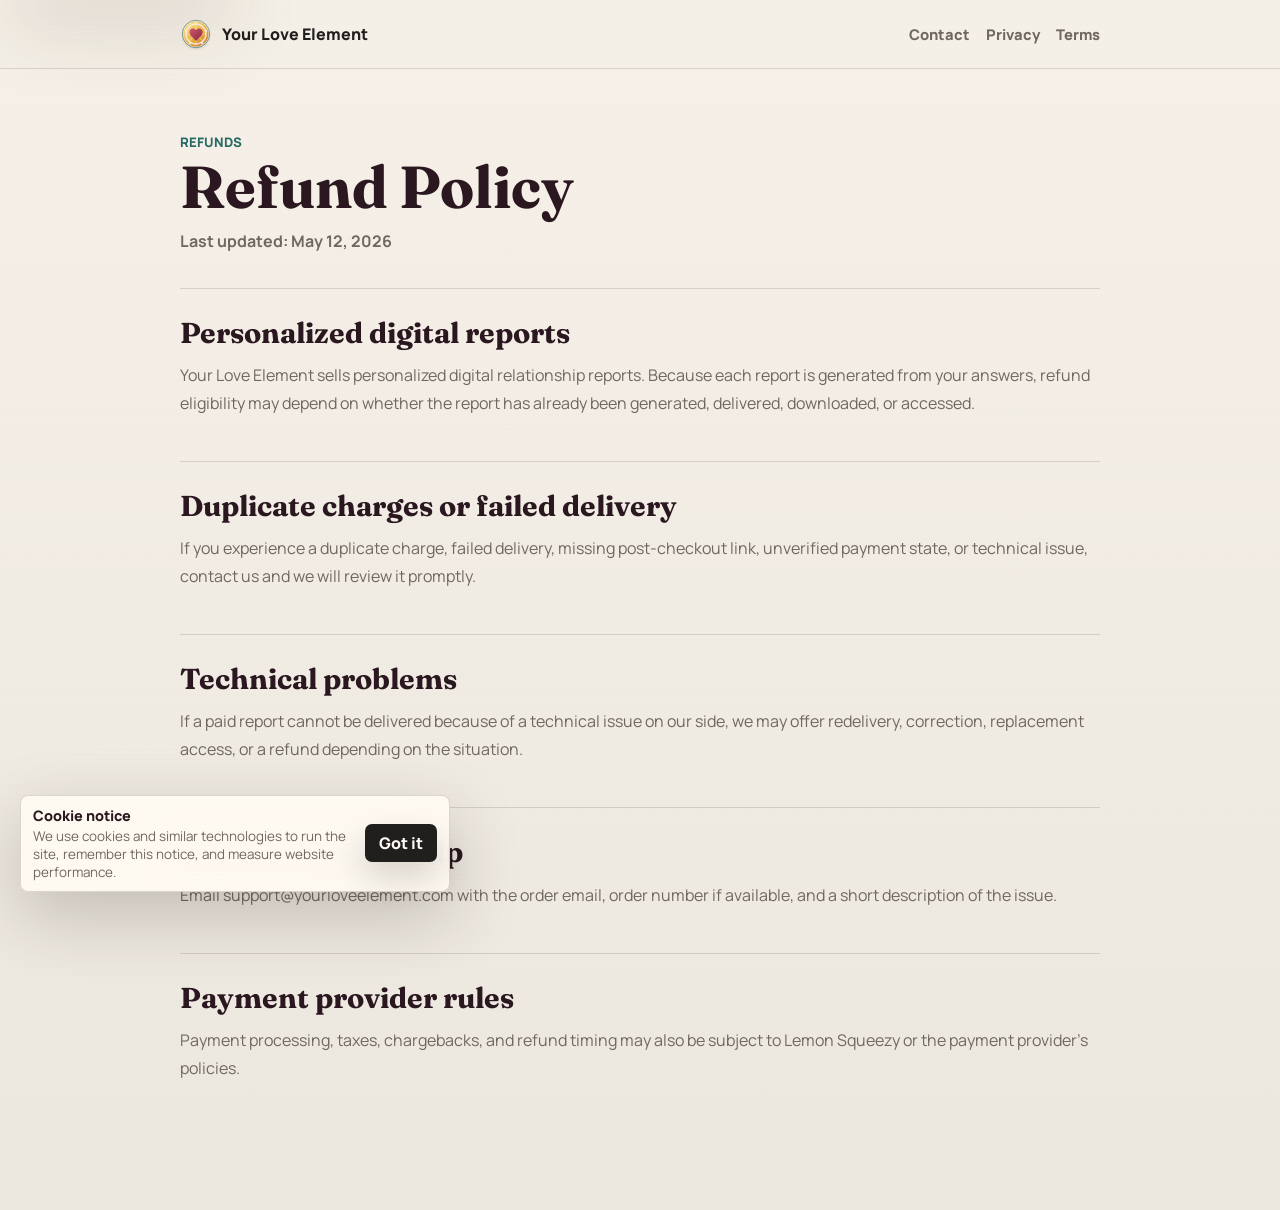
<file: refund/index.html>
<!doctype html>
<html lang="en">
  <head>
    <meta charset="UTF-8" />
    <meta name="viewport" content="width=device-width, initial-scale=1.0" />
    <title>Refund Policy | Your Love Element</title>
    <meta name="description" content="Refund Policy for Your Love Element personalized digital relationship reports, duplicate charges, failed delivery, and technical issues." />
    <link rel="canonical" href="https://yourloveelement.com/refund/" />
    <meta name="theme-color" content="#fff7ee" />
    <link rel="icon" href="../assets/logo-mark.svg" type="image/svg+xml" />
    <link rel="apple-touch-icon" href="../assets/lemon-squeezy-store-icon.png" />
    <script src="../assets/runtime-config.js?v=20260802-quiz-option-focus-ring-1"></script>
    <script src="../assets/tracking-config.js?v=20260802-quiz-option-focus-ring-1"></script>
    <script src="../assets/meta-pixel-base.js?v=20260802-quiz-option-focus-ring-1"></script>
    <link rel="preconnect" href="https://fonts.googleapis.com" />
    <link rel="preconnect" href="https://fonts.gstatic.com" crossorigin />
    <link href="https://fonts.googleapis.com/css2?family=Fraunces:wght@700&family=Manrope:wght@400..800&display=swap" rel="stylesheet" />
    <link rel="stylesheet" href="../styles.css?v=20260802-quiz-option-focus-ring-1" />
  </head>
  <body class="legal-page">
    <a class="skip-link" href="#main-content">Skip to the main content</a>
    <header class="legal-header">
      <div class="legal-topbar">
        <a class="footer-brand" href="/" aria-label="Your Love Element home">
          <img class="brand-mark" src="../assets/logo-mark.svg" alt="" aria-hidden="true" />
          <span>Your Love Element</span>
        </a>
        <nav class="legal-nav" aria-label="Legal pages">
          <a href="/contact/">Contact</a>
          <a href="/privacy/">Privacy</a>
          <a href="/terms/">Terms</a>
        </nav>
      </div>
    </header>

    <main class="legal-content" id="main-content" tabindex="-1">
      <p class="legal-kicker">Refunds</p>
      <h1>Refund Policy</h1>
      <p class="legal-updated">Last updated: May 12, 2026</p>

      <section class="legal-section">
        <h2>Personalized digital reports</h2>
        <p>Your Love Element sells personalized digital relationship reports. Because each report is generated from your answers, refund eligibility may depend on whether the report has already been generated, delivered, downloaded, or accessed.</p>
      </section>

      <section class="legal-section">
        <h2>Duplicate charges or failed delivery</h2>
        <p>If you experience a duplicate charge, failed delivery, missing post-checkout link, unverified payment state, or technical issue, contact us and we will review it promptly.</p>
      </section>

      <section class="legal-section">
        <h2>Technical problems</h2>
        <p>If a paid report cannot be delivered because of a technical issue on our side, we may offer redelivery, correction, replacement access, or a refund depending on the situation.</p>
      </section>

      <section class="legal-section">
        <h2>How to request help</h2>
        <p>Email <a href="mailto:support@yourloveelement.com">support@yourloveelement.com</a> with the order email, order number if available, and a short description of the issue.</p>
      </section>

      <section class="legal-section">
        <h2>Payment provider rules</h2>
        <p>Payment processing, taxes, chargebacks, and refund timing may also be subject to Lemon Squeezy or the payment provider's policies.</p>
      </section>
    </main>

    <div class="cookie-consent" id="cookieConsent" role="dialog" aria-live="polite" aria-label="Cookie notice" hidden>
      <div>
        <p class="cookie-title">Cookie notice</p>
        <p class="cookie-copy">We use cookies and similar technologies to run the site, remember this notice, and measure website performance.</p>
      </div>
      <div class="cookie-actions">
        <button class="next-button" id="cookieAccept" type="button">Got it</button>
      </div>
    </div>

    <script src="../script.js?v=20260802-quiz-option-focus-ring-1"></script>
  </body>
</html>
</file>
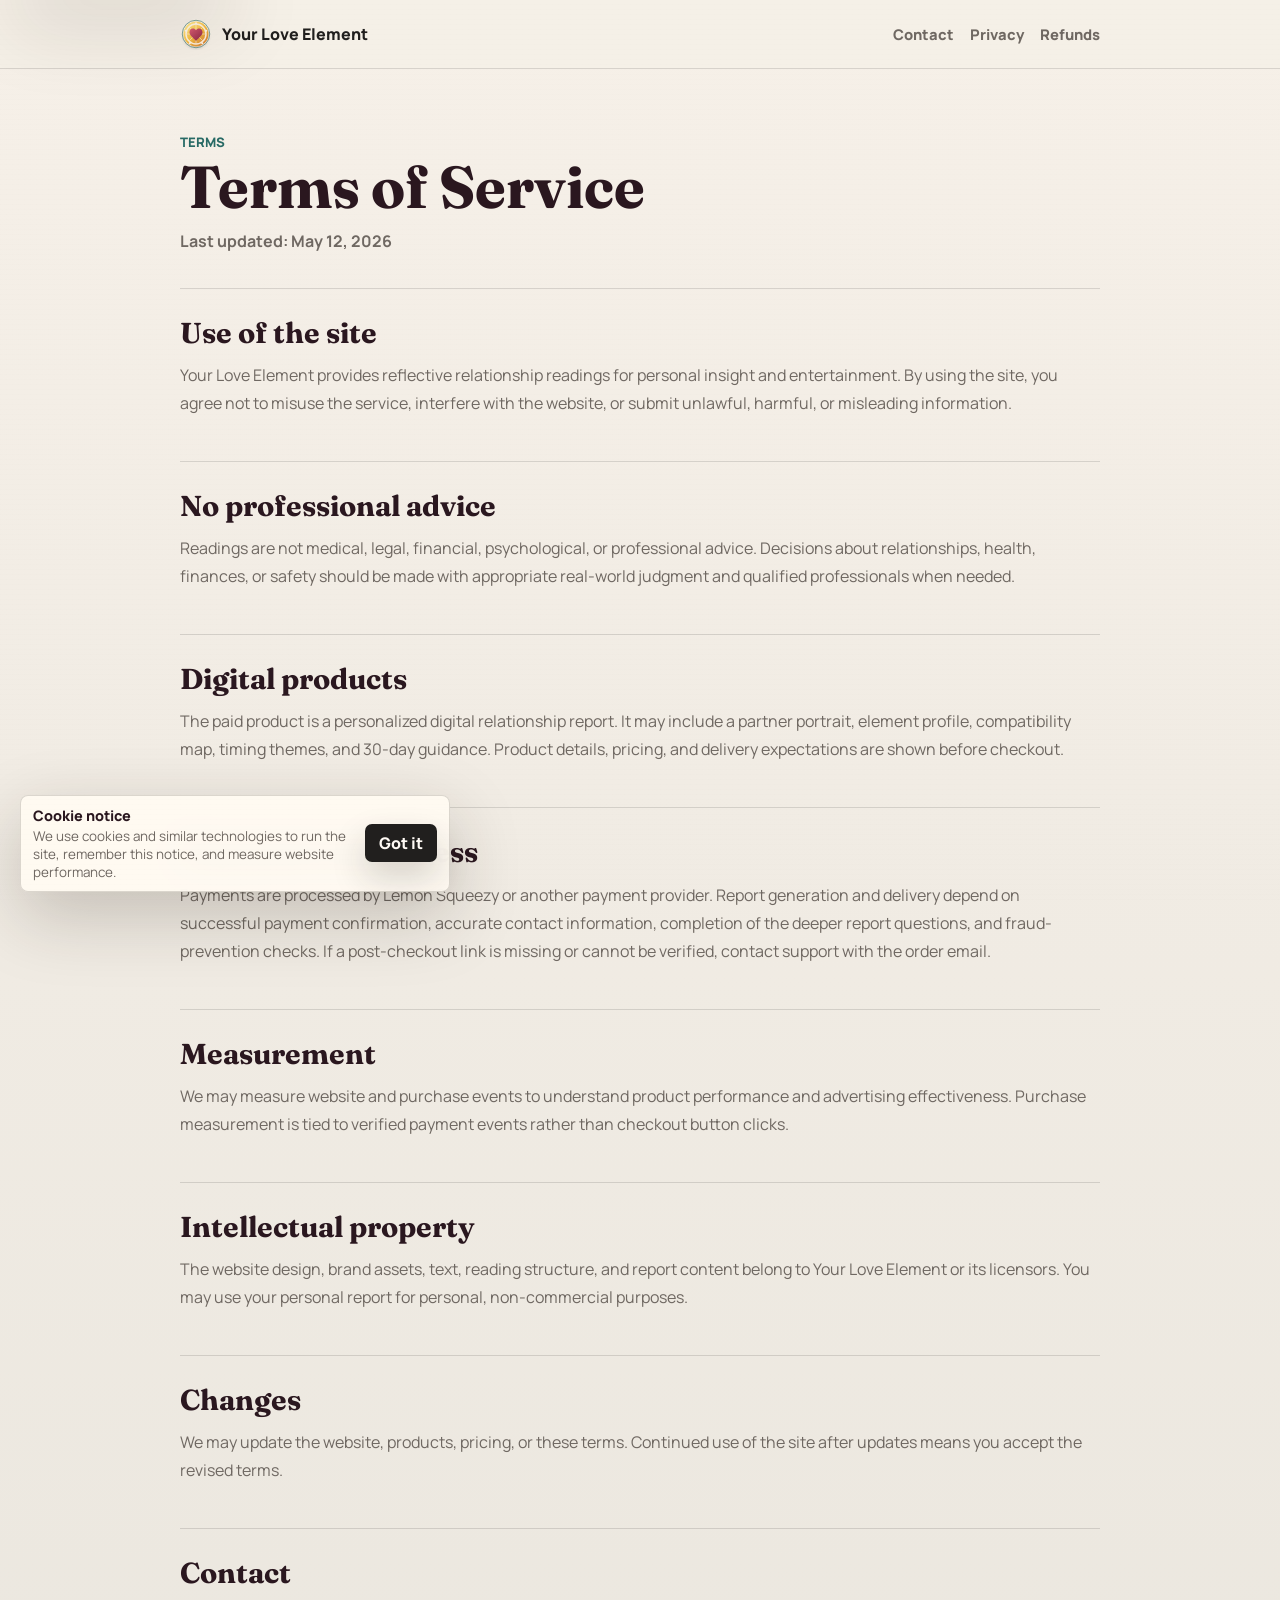
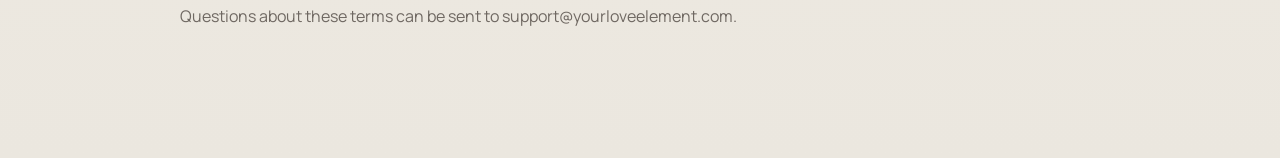
<file: terms/index.html>
<!doctype html>
<html lang="en">
  <head>
    <meta charset="UTF-8" />
    <meta name="viewport" content="width=device-width, initial-scale=1.0" />
    <title>Terms of Service | Your Love Element</title>
    <meta name="description" content="Terms of Service for Your Love Element free previews, paid digital reports, checkout, delivery, and support." />
    <link rel="canonical" href="https://yourloveelement.com/terms/" />
    <meta name="theme-color" content="#fff7ee" />
    <link rel="icon" href="../assets/logo-mark.svg" type="image/svg+xml" />
    <link rel="apple-touch-icon" href="../assets/lemon-squeezy-store-icon.png" />
    <script src="../assets/runtime-config.js?v=20260802-quiz-option-focus-ring-1"></script>
    <script src="../assets/tracking-config.js?v=20260802-quiz-option-focus-ring-1"></script>
    <script src="../assets/meta-pixel-base.js?v=20260802-quiz-option-focus-ring-1"></script>
    <link rel="preconnect" href="https://fonts.googleapis.com" />
    <link rel="preconnect" href="https://fonts.gstatic.com" crossorigin />
    <link href="https://fonts.googleapis.com/css2?family=Fraunces:wght@700&family=Manrope:wght@400..800&display=swap" rel="stylesheet" />
    <link rel="stylesheet" href="../styles.css?v=20260802-quiz-option-focus-ring-1" />
  </head>
  <body class="legal-page">
    <a class="skip-link" href="#main-content">Skip to the main content</a>
    <header class="legal-header">
      <div class="legal-topbar">
        <a class="footer-brand" href="/" aria-label="Your Love Element home">
          <img class="brand-mark" src="../assets/logo-mark.svg" alt="" aria-hidden="true" />
          <span>Your Love Element</span>
        </a>
        <nav class="legal-nav" aria-label="Legal pages">
          <a href="/contact/">Contact</a>
          <a href="/privacy/">Privacy</a>
          <a href="/refund/">Refunds</a>
        </nav>
      </div>
    </header>

    <main class="legal-content" id="main-content" tabindex="-1">
      <p class="legal-kicker">Terms</p>
      <h1>Terms of Service</h1>
      <p class="legal-updated">Last updated: May 12, 2026</p>

      <section class="legal-section">
        <h2>Use of the site</h2>
        <p>Your Love Element provides reflective relationship readings for personal insight and entertainment. By using the site, you agree not to misuse the service, interfere with the website, or submit unlawful, harmful, or misleading information.</p>
      </section>

      <section class="legal-section">
        <h2>No professional advice</h2>
        <p>Readings are not medical, legal, financial, psychological, or professional advice. Decisions about relationships, health, finances, or safety should be made with appropriate real-world judgment and qualified professionals when needed.</p>
      </section>

      <section class="legal-section">
        <h2>Digital products</h2>
        <p>The paid product is a personalized digital relationship report. It may include a partner portrait, element profile, compatibility map, timing themes, and 30-day guidance. Product details, pricing, and delivery expectations are shown before checkout.</p>
      </section>

      <section class="legal-section">
        <h2>Payments and access</h2>
        <p>Payments are processed by Lemon Squeezy or another payment provider. Report generation and delivery depend on successful payment confirmation, accurate contact information, completion of the deeper report questions, and fraud-prevention checks. If a post-checkout link is missing or cannot be verified, contact support with the order email.</p>
      </section>

      <section class="legal-section">
        <h2>Measurement</h2>
        <p>We may measure website and purchase events to understand product performance and advertising effectiveness. Purchase measurement is tied to verified payment events rather than checkout button clicks.</p>
      </section>

      <section class="legal-section">
        <h2>Intellectual property</h2>
        <p>The website design, brand assets, text, reading structure, and report content belong to Your Love Element or its licensors. You may use your personal report for personal, non-commercial purposes.</p>
      </section>

      <section class="legal-section">
        <h2>Changes</h2>
        <p>We may update the website, products, pricing, or these terms. Continued use of the site after updates means you accept the revised terms.</p>
      </section>

      <section class="legal-section">
        <h2>Contact</h2>
        <p>Questions about these terms can be sent to <a href="mailto:support@yourloveelement.com">support@yourloveelement.com</a>.</p>
      </section>
    </main>

    <div class="cookie-consent" id="cookieConsent" role="dialog" aria-live="polite" aria-label="Cookie notice" hidden>
      <div>
        <p class="cookie-title">Cookie notice</p>
        <p class="cookie-copy">We use cookies and similar technologies to run the site, remember this notice, and measure website performance.</p>
      </div>
      <div class="cookie-actions">
        <button class="next-button" id="cookieAccept" type="button">Got it</button>
      </div>
    </div>

    <script src="../script.js?v=20260802-quiz-option-focus-ring-1"></script>
  </body>
</html>
</file>
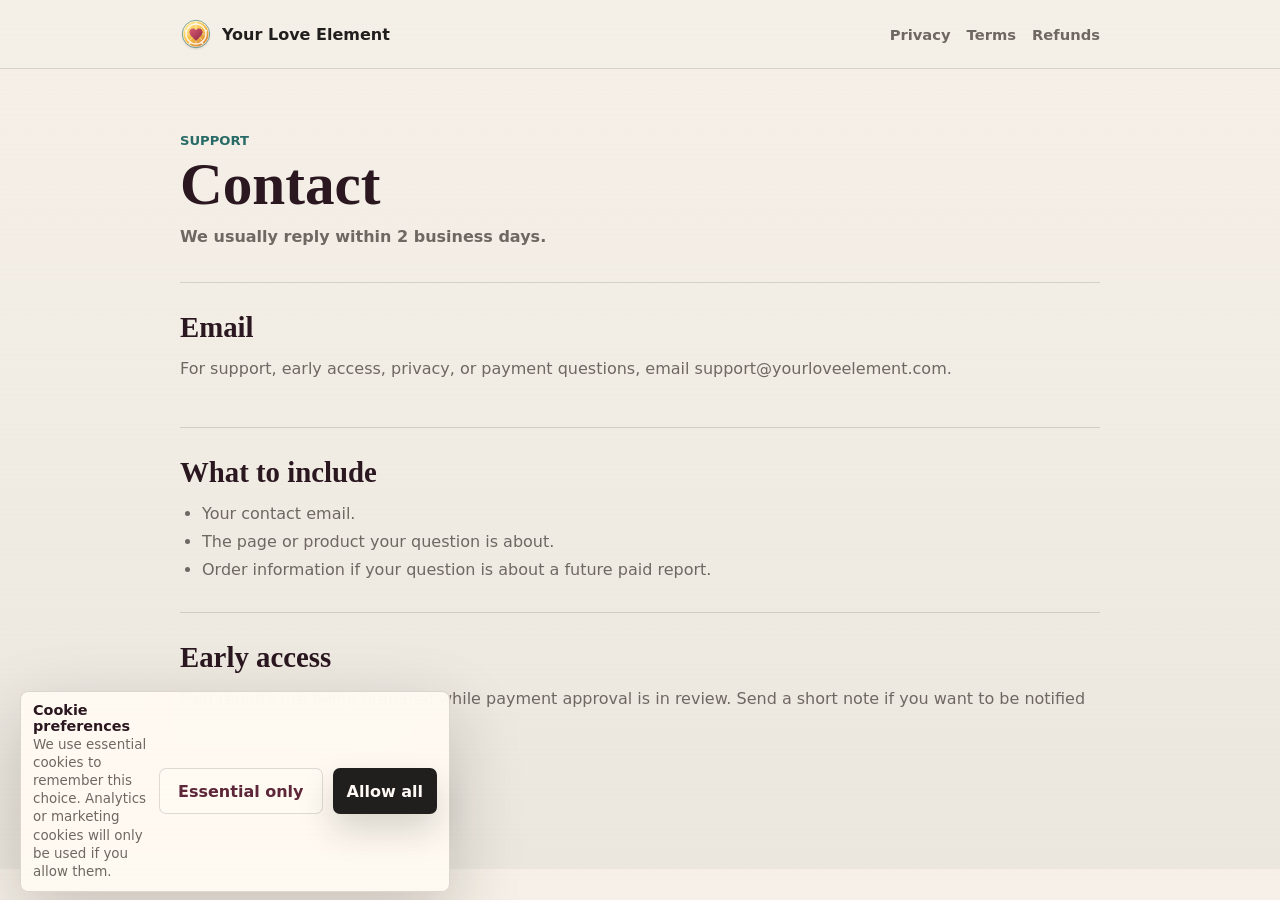
<file: contact.html>
<!doctype html>
<html lang="en">
  <head>
    <meta charset="UTF-8" />
    <meta name="viewport" content="width=device-width, initial-scale=1.0" />
    <title>Contact | Your Love Element</title>
    <meta name="description" content="Contact Your Love Element for support, privacy, and early access questions." />
    <link rel="canonical" href="https://yourloveelement.com/contact.html" />
    <meta name="theme-color" content="#fff7ee" />
    <link rel="icon" href="assets/logo-mark.svg" type="image/svg+xml" />
    <link rel="apple-touch-icon" href="assets/lemon-squeezy-store-icon.png" />
    <link rel="preconnect" href="https://fonts.googleapis.com" />
    <link rel="preconnect" href="https://fonts.gstatic.com" crossorigin />
    <link href="https://fonts.googleapis.com/css2?family=Inter:wght@400;500;600;700;800&family=Playfair+Display:wght@700&display=swap" rel="stylesheet" />
    <link rel="stylesheet" href="styles.css" />
  </head>
  <body class="legal-page">
    <header class="legal-header">
      <div class="legal-topbar">
        <a class="footer-brand" href="index.html" aria-label="Your Love Element home">
          <img class="brand-mark" src="assets/logo-mark.svg" alt="" aria-hidden="true" />
          <span>Your Love Element</span>
        </a>
        <nav class="legal-nav" aria-label="Legal pages">
          <a href="privacy.html">Privacy</a>
          <a href="terms.html">Terms</a>
          <a href="refund.html">Refunds</a>
        </nav>
      </div>
    </header>

    <main class="legal-content">
      <p class="legal-kicker">Support</p>
      <h1>Contact</h1>
      <p class="legal-updated">We usually reply within 2 business days.</p>

      <section class="legal-section">
        <h2>Email</h2>
        <p>For support, early access, privacy, or payment questions, email <a href="mailto:support@yourloveelement.com">support@yourloveelement.com</a>.</p>
      </section>

      <section class="legal-section">
        <h2>What to include</h2>
        <ul>
          <li>Your contact email.</li>
          <li>The page or product your question is about.</li>
          <li>Order information if your question is about a future paid report.</li>
        </ul>
      </section>

      <section class="legal-section">
        <h2>Early access</h2>
        <p>Paid reports are being prepared while payment approval is in review. Send a short note if you want to be notified when the full reading opens.</p>
      </section>
    </main>

    <div class="cookie-consent" id="cookieConsent" role="dialog" aria-live="polite" aria-label="Cookie notice" hidden>
      <div>
        <p class="cookie-title">Cookie preferences</p>
        <p class="cookie-copy">We use essential cookies to remember this choice. Analytics or marketing cookies will only be used if you allow them.</p>
      </div>
      <div class="cookie-actions">
        <button class="ghost-button" id="cookieReject" type="button">Essential only</button>
        <button class="next-button" id="cookieAccept" type="button">Allow all</button>
      </div>
    </div>

    <script src="script.js"></script>
  </body>
</html>
</file>
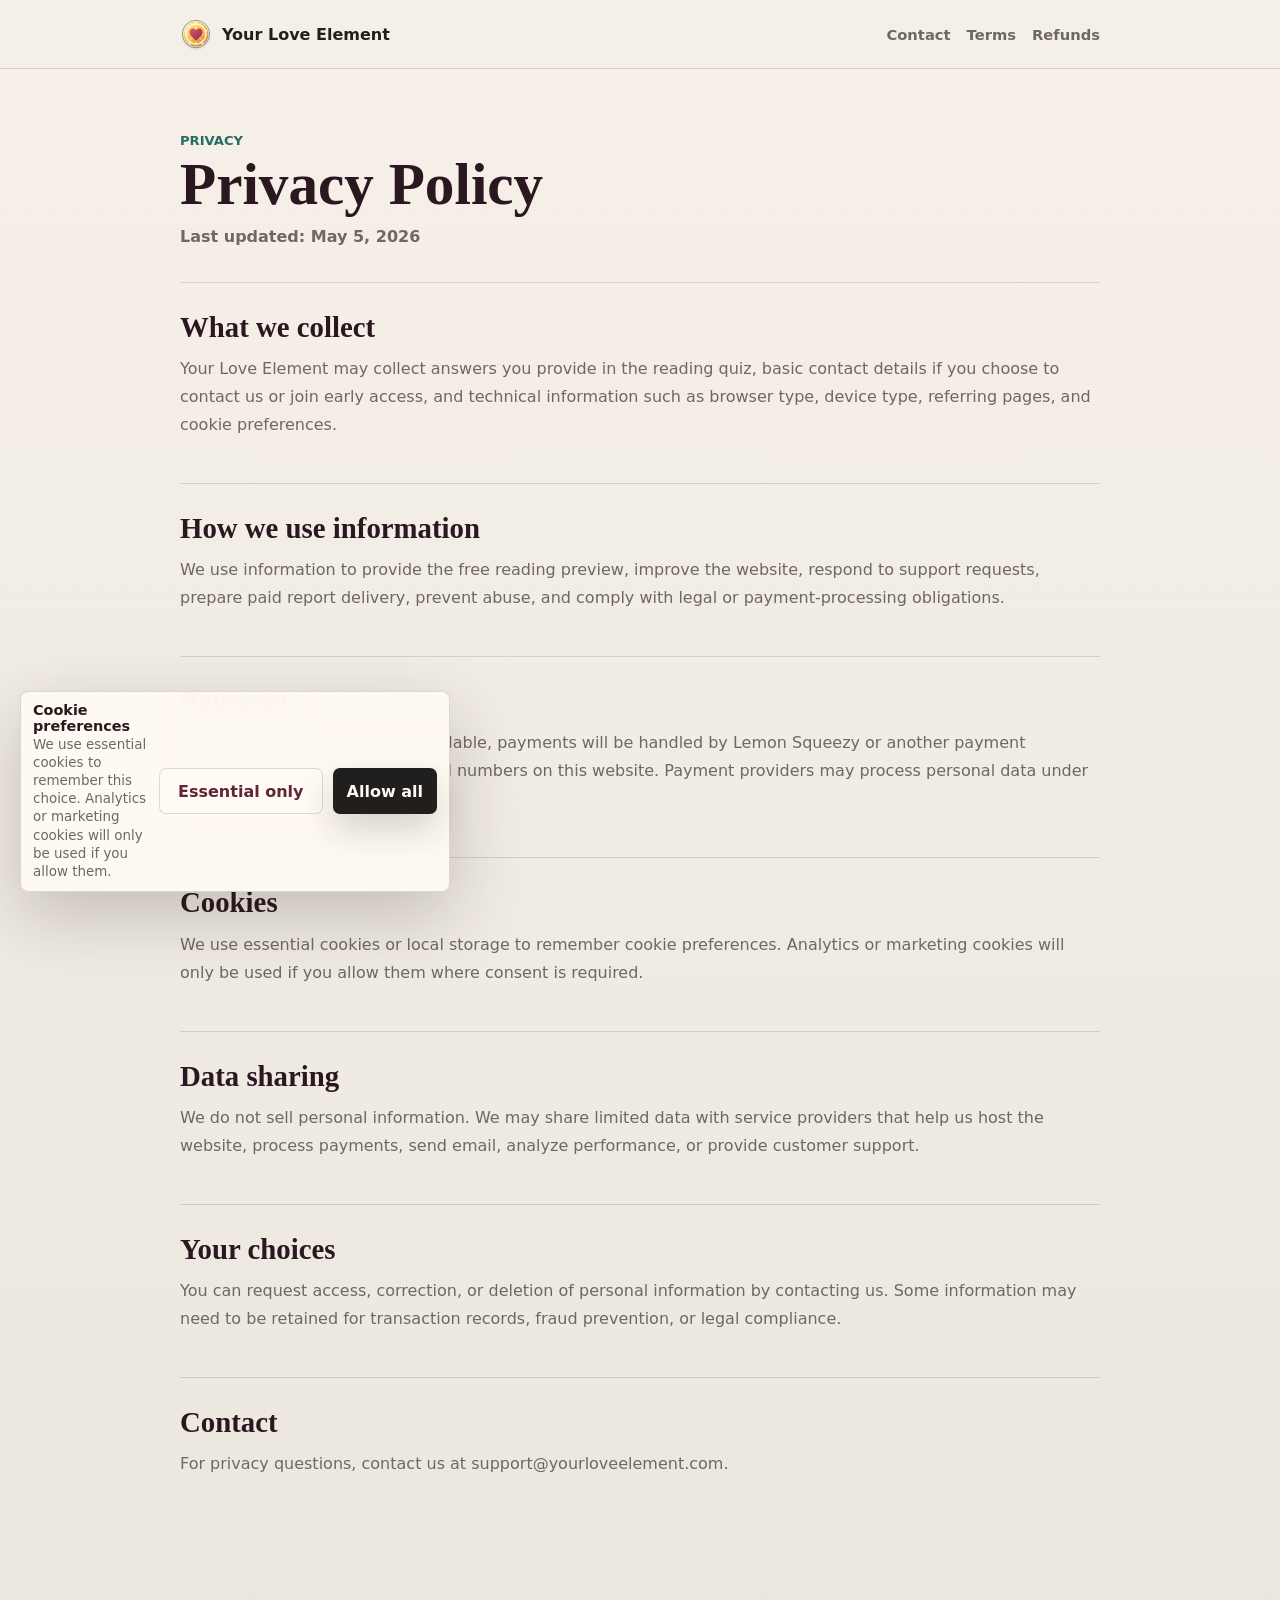
<file: privacy.html>
<!doctype html>
<html lang="en">
  <head>
    <meta charset="UTF-8" />
    <meta name="viewport" content="width=device-width, initial-scale=1.0" />
    <title>Privacy Policy | Your Love Element</title>
    <meta name="description" content="Privacy Policy for Your Love Element." />
    <link rel="canonical" href="https://yourloveelement.com/privacy.html" />
    <meta name="theme-color" content="#fff7ee" />
    <link rel="icon" href="assets/logo-mark.svg" type="image/svg+xml" />
    <link rel="apple-touch-icon" href="assets/lemon-squeezy-store-icon.png" />
    <link rel="preconnect" href="https://fonts.googleapis.com" />
    <link rel="preconnect" href="https://fonts.gstatic.com" crossorigin />
    <link href="https://fonts.googleapis.com/css2?family=Inter:wght@400;500;600;700;800&family=Playfair+Display:wght@700&display=swap" rel="stylesheet" />
    <link rel="stylesheet" href="styles.css" />
  </head>
  <body class="legal-page">
    <header class="legal-header">
      <div class="legal-topbar">
        <a class="footer-brand" href="index.html" aria-label="Your Love Element home">
          <img class="brand-mark" src="assets/logo-mark.svg" alt="" aria-hidden="true" />
          <span>Your Love Element</span>
        </a>
        <nav class="legal-nav" aria-label="Legal pages">
          <a href="contact.html">Contact</a>
          <a href="terms.html">Terms</a>
          <a href="refund.html">Refunds</a>
        </nav>
      </div>
    </header>

    <main class="legal-content">
      <p class="legal-kicker">Privacy</p>
      <h1>Privacy Policy</h1>
      <p class="legal-updated">Last updated: May 5, 2026</p>

      <section class="legal-section">
        <h2>What we collect</h2>
        <p>Your Love Element may collect answers you provide in the reading quiz, basic contact details if you choose to contact us or join early access, and technical information such as browser type, device type, referring pages, and cookie preferences.</p>
      </section>

      <section class="legal-section">
        <h2>How we use information</h2>
        <p>We use information to provide the free reading preview, improve the website, respond to support requests, prepare paid report delivery, prevent abuse, and comply with legal or payment-processing obligations.</p>
      </section>

      <section class="legal-section">
        <h2>Payments</h2>
        <p>When paid products become available, payments will be handled by Lemon Squeezy or another payment provider. We do not store full card numbers on this website. Payment providers may process personal data under their own privacy terms.</p>
      </section>

      <section class="legal-section">
        <h2>Cookies</h2>
        <p>We use essential cookies or local storage to remember cookie preferences. Analytics or marketing cookies will only be used if you allow them where consent is required.</p>
      </section>

      <section class="legal-section">
        <h2>Data sharing</h2>
        <p>We do not sell personal information. We may share limited data with service providers that help us host the website, process payments, send email, analyze performance, or provide customer support.</p>
      </section>

      <section class="legal-section">
        <h2>Your choices</h2>
        <p>You can request access, correction, or deletion of personal information by contacting us. Some information may need to be retained for transaction records, fraud prevention, or legal compliance.</p>
      </section>

      <section class="legal-section">
        <h2>Contact</h2>
        <p>For privacy questions, contact us at <a href="mailto:support@yourloveelement.com">support@yourloveelement.com</a>.</p>
      </section>
    </main>

    <div class="cookie-consent" id="cookieConsent" role="dialog" aria-live="polite" aria-label="Cookie notice" hidden>
      <div>
        <p class="cookie-title">Cookie preferences</p>
        <p class="cookie-copy">We use essential cookies to remember this choice. Analytics or marketing cookies will only be used if you allow them.</p>
      </div>
      <div class="cookie-actions">
        <button class="ghost-button" id="cookieReject" type="button">Essential only</button>
        <button class="next-button" id="cookieAccept" type="button">Allow all</button>
      </div>
    </div>

    <script src="script.js"></script>
  </body>
</html>
</file>
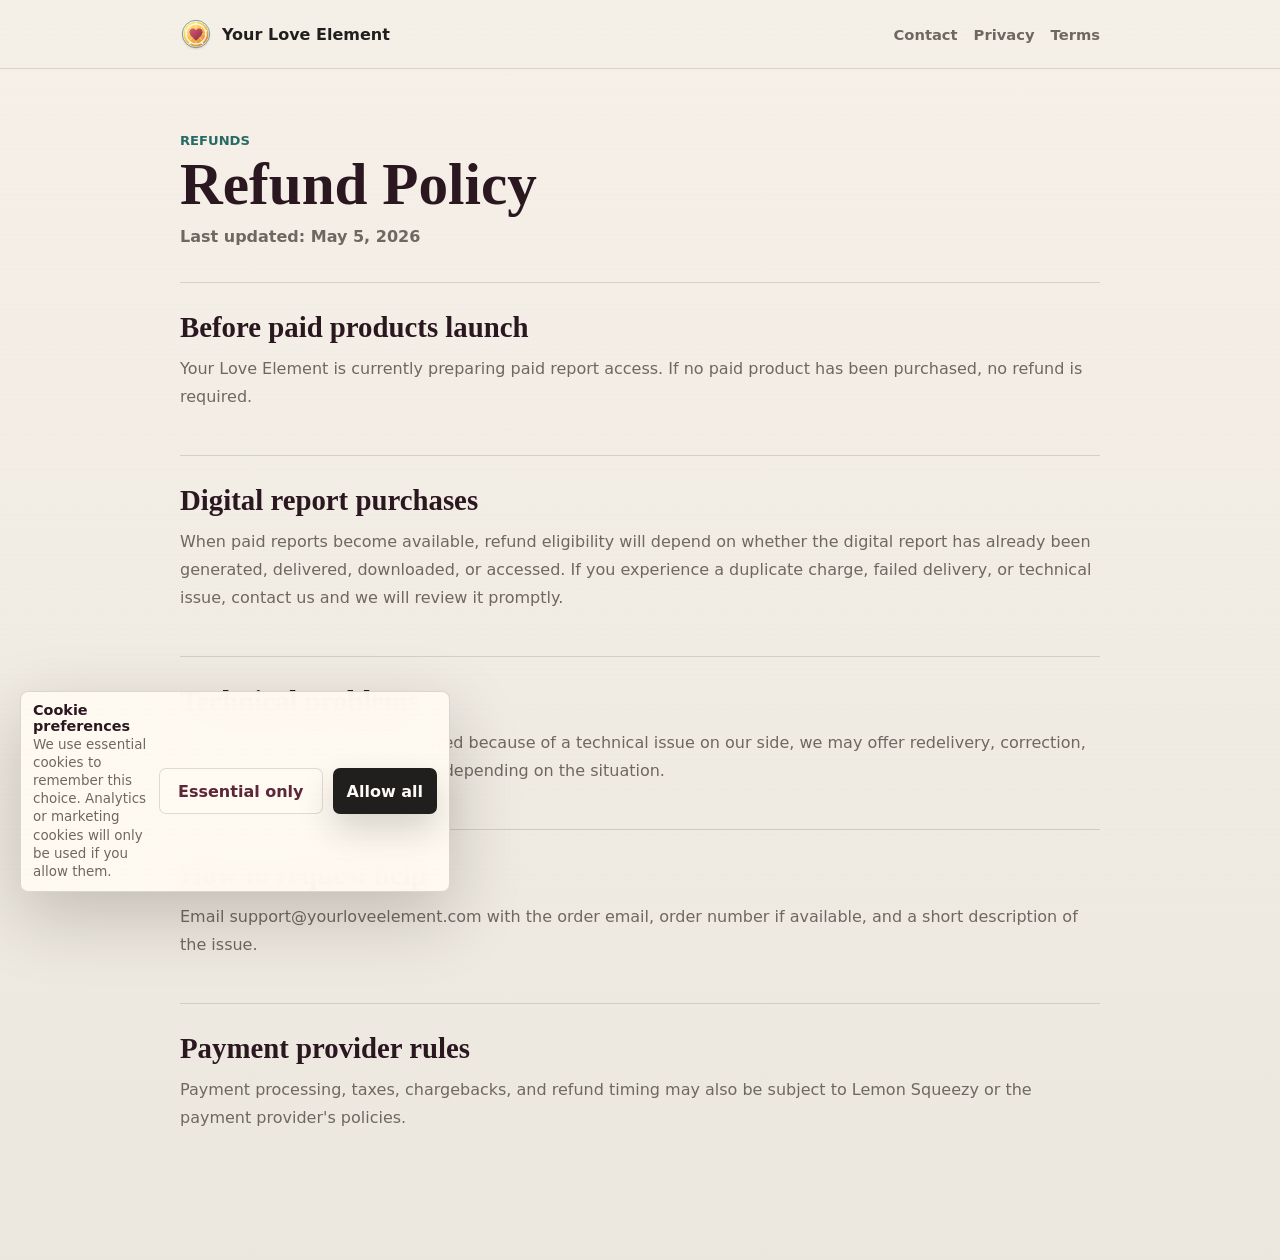
<file: refund.html>
<!doctype html>
<html lang="en">
  <head>
    <meta charset="UTF-8" />
    <meta name="viewport" content="width=device-width, initial-scale=1.0" />
    <title>Refund Policy | Your Love Element</title>
    <meta name="description" content="Refund Policy for Your Love Element." />
    <link rel="canonical" href="https://yourloveelement.com/refund.html" />
    <meta name="theme-color" content="#fff7ee" />
    <link rel="icon" href="assets/logo-mark.svg" type="image/svg+xml" />
    <link rel="apple-touch-icon" href="assets/lemon-squeezy-store-icon.png" />
    <link rel="preconnect" href="https://fonts.googleapis.com" />
    <link rel="preconnect" href="https://fonts.gstatic.com" crossorigin />
    <link href="https://fonts.googleapis.com/css2?family=Inter:wght@400;500;600;700;800&family=Playfair+Display:wght@700&display=swap" rel="stylesheet" />
    <link rel="stylesheet" href="styles.css" />
  </head>
  <body class="legal-page">
    <header class="legal-header">
      <div class="legal-topbar">
        <a class="footer-brand" href="index.html" aria-label="Your Love Element home">
          <img class="brand-mark" src="assets/logo-mark.svg" alt="" aria-hidden="true" />
          <span>Your Love Element</span>
        </a>
        <nav class="legal-nav" aria-label="Legal pages">
          <a href="contact.html">Contact</a>
          <a href="privacy.html">Privacy</a>
          <a href="terms.html">Terms</a>
        </nav>
      </div>
    </header>

    <main class="legal-content">
      <p class="legal-kicker">Refunds</p>
      <h1>Refund Policy</h1>
      <p class="legal-updated">Last updated: May 5, 2026</p>

      <section class="legal-section">
        <h2>Before paid products launch</h2>
        <p>Your Love Element is currently preparing paid report access. If no paid product has been purchased, no refund is required.</p>
      </section>

      <section class="legal-section">
        <h2>Digital report purchases</h2>
        <p>When paid reports become available, refund eligibility will depend on whether the digital report has already been generated, delivered, downloaded, or accessed. If you experience a duplicate charge, failed delivery, or technical issue, contact us and we will review it promptly.</p>
      </section>

      <section class="legal-section">
        <h2>Technical problems</h2>
        <p>If a paid report cannot be delivered because of a technical issue on our side, we may offer redelivery, correction, replacement access, or a refund depending on the situation.</p>
      </section>

      <section class="legal-section">
        <h2>How to request help</h2>
        <p>Email <a href="mailto:support@yourloveelement.com">support@yourloveelement.com</a> with the order email, order number if available, and a short description of the issue.</p>
      </section>

      <section class="legal-section">
        <h2>Payment provider rules</h2>
        <p>Payment processing, taxes, chargebacks, and refund timing may also be subject to Lemon Squeezy or the payment provider's policies.</p>
      </section>
    </main>

    <div class="cookie-consent" id="cookieConsent" role="dialog" aria-live="polite" aria-label="Cookie notice" hidden>
      <div>
        <p class="cookie-title">Cookie preferences</p>
        <p class="cookie-copy">We use essential cookies to remember this choice. Analytics or marketing cookies will only be used if you allow them.</p>
      </div>
      <div class="cookie-actions">
        <button class="ghost-button" id="cookieReject" type="button">Essential only</button>
        <button class="next-button" id="cookieAccept" type="button">Allow all</button>
      </div>
    </div>

    <script src="script.js"></script>
  </body>
</html>
</file>
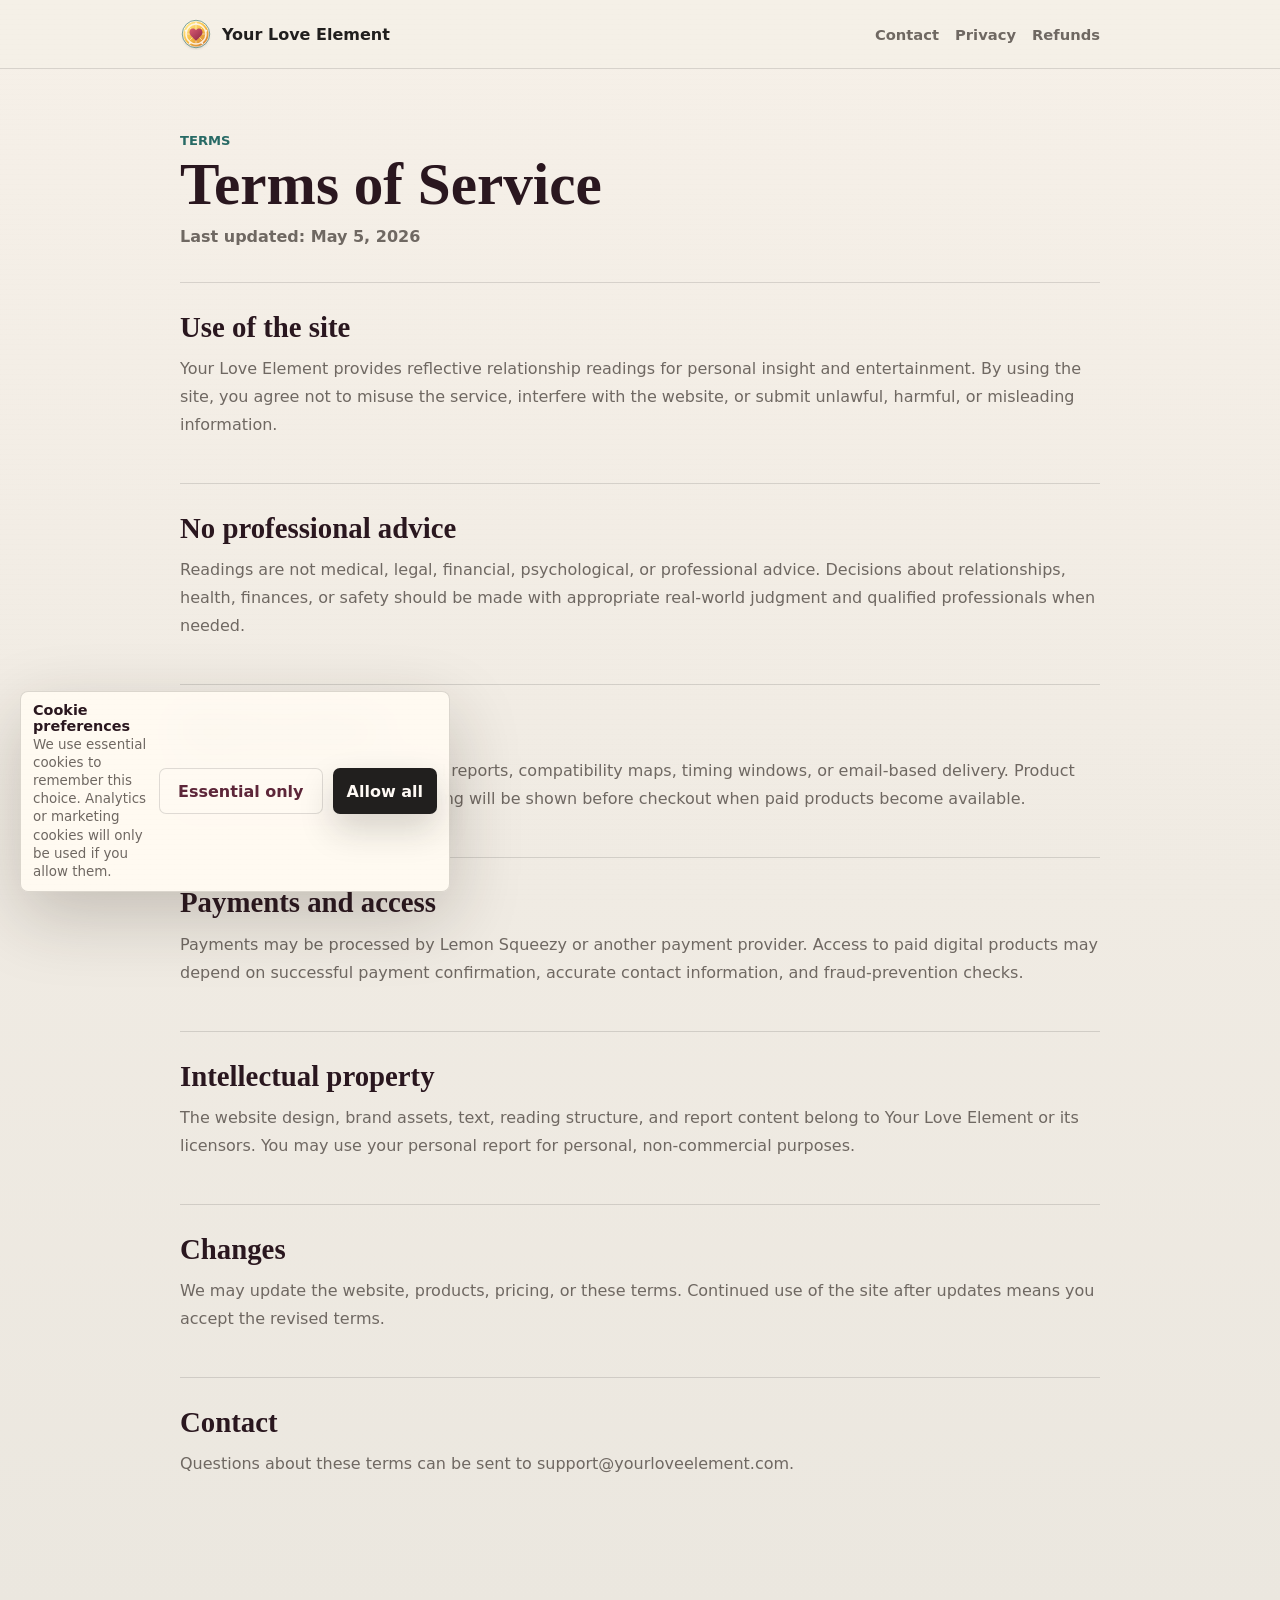
<file: terms.html>
<!doctype html>
<html lang="en">
  <head>
    <meta charset="UTF-8" />
    <meta name="viewport" content="width=device-width, initial-scale=1.0" />
    <title>Terms of Service | Your Love Element</title>
    <meta name="description" content="Terms of Service for Your Love Element." />
    <link rel="canonical" href="https://yourloveelement.com/terms.html" />
    <meta name="theme-color" content="#fff7ee" />
    <link rel="icon" href="assets/logo-mark.svg" type="image/svg+xml" />
    <link rel="apple-touch-icon" href="assets/lemon-squeezy-store-icon.png" />
    <link rel="preconnect" href="https://fonts.googleapis.com" />
    <link rel="preconnect" href="https://fonts.gstatic.com" crossorigin />
    <link href="https://fonts.googleapis.com/css2?family=Inter:wght@400;500;600;700;800&family=Playfair+Display:wght@700&display=swap" rel="stylesheet" />
    <link rel="stylesheet" href="styles.css" />
  </head>
  <body class="legal-page">
    <header class="legal-header">
      <div class="legal-topbar">
        <a class="footer-brand" href="index.html" aria-label="Your Love Element home">
          <img class="brand-mark" src="assets/logo-mark.svg" alt="" aria-hidden="true" />
          <span>Your Love Element</span>
        </a>
        <nav class="legal-nav" aria-label="Legal pages">
          <a href="contact.html">Contact</a>
          <a href="privacy.html">Privacy</a>
          <a href="refund.html">Refunds</a>
        </nav>
      </div>
    </header>

    <main class="legal-content">
      <p class="legal-kicker">Terms</p>
      <h1>Terms of Service</h1>
      <p class="legal-updated">Last updated: May 5, 2026</p>

      <section class="legal-section">
        <h2>Use of the site</h2>
        <p>Your Love Element provides reflective relationship readings for personal insight and entertainment. By using the site, you agree not to misuse the service, interfere with the website, or submit unlawful, harmful, or misleading information.</p>
      </section>

      <section class="legal-section">
        <h2>No professional advice</h2>
        <p>Readings are not medical, legal, financial, psychological, or professional advice. Decisions about relationships, health, finances, or safety should be made with appropriate real-world judgment and qualified professionals when needed.</p>
      </section>

      <section class="legal-section">
        <h2>Digital products</h2>
        <p>Paid products may include digital reports, compatibility maps, timing windows, or email-based delivery. Product details, pricing, and delivery timing will be shown before checkout when paid products become available.</p>
      </section>

      <section class="legal-section">
        <h2>Payments and access</h2>
        <p>Payments may be processed by Lemon Squeezy or another payment provider. Access to paid digital products may depend on successful payment confirmation, accurate contact information, and fraud-prevention checks.</p>
      </section>

      <section class="legal-section">
        <h2>Intellectual property</h2>
        <p>The website design, brand assets, text, reading structure, and report content belong to Your Love Element or its licensors. You may use your personal report for personal, non-commercial purposes.</p>
      </section>

      <section class="legal-section">
        <h2>Changes</h2>
        <p>We may update the website, products, pricing, or these terms. Continued use of the site after updates means you accept the revised terms.</p>
      </section>

      <section class="legal-section">
        <h2>Contact</h2>
        <p>Questions about these terms can be sent to <a href="mailto:support@yourloveelement.com">support@yourloveelement.com</a>.</p>
      </section>
    </main>

    <div class="cookie-consent" id="cookieConsent" role="dialog" aria-live="polite" aria-label="Cookie notice" hidden>
      <div>
        <p class="cookie-title">Cookie preferences</p>
        <p class="cookie-copy">We use essential cookies to remember this choice. Analytics or marketing cookies will only be used if you allow them.</p>
      </div>
      <div class="cookie-actions">
        <button class="ghost-button" id="cookieReject" type="button">Essential only</button>
        <button class="next-button" id="cookieAccept" type="button">Allow all</button>
      </div>
    </div>

    <script src="script.js"></script>
  </body>
</html>
</file>
<file: styles.css>
:root {
  --ink: #211f1e;
  --muted: #6f6862;
  --paper: #f6f0e8;
  --shell: #ebe7df;
  --ivory: #fffaf2;
  --rose: #c75a70;
  --wine: #5d2639;
  --plum: #2a171f;
  --cinnabar: #9a533f;
  --moss: #61765b;
  --teal: #286a65;
  --mist: #dce8e5;
  --gold: #c69b47;
  --line: rgba(33, 31, 30, 0.14);
  --line-strong: rgba(33, 31, 30, 0.24);
  --shadow: 0 28px 80px rgba(42, 30, 24, 0.18);
  --display: "Fraunces", Georgia, serif;
  --body: Manrope, system-ui, -apple-system, BlinkMacSystemFont, "Segoe UI", sans-serif;
}

* {
  box-sizing: border-box;
}

html {
  scroll-behavior: smooth;
}

body {
  margin: 0;
  color: var(--ink);
  background:
    linear-gradient(90deg, rgba(40, 106, 101, 0.03), transparent 38%, rgba(33, 31, 30, 0.025)),
    var(--paper);
  font-family: var(--body);
  text-size-adjust: 100%;
}

body::before {
  content: "";
  position: fixed;
  inset: 0;
  z-index: 30;
  pointer-events: none;
  background:
    repeating-linear-gradient(0deg, rgba(33, 31, 30, 0.035) 0 1px, transparent 1px 5px),
    repeating-linear-gradient(90deg, rgba(255, 250, 242, 0.22) 0 1px, transparent 1px 6px);
  mix-blend-mode: multiply;
  opacity: 0.18;
}

button,
input,
select {
  font: inherit;
}

a {
  color: inherit;
  text-decoration: none;
}

::selection {
  background: rgba(199, 90, 112, 0.24);
}

.skip-link {
  position: fixed;
  top: 12px;
  left: 12px;
  z-index: 40;
  transform: translateY(-150%);
  border-radius: 6px;
  padding: 10px 12px;
  background: var(--ivory);
  color: var(--ink);
  font-weight: 800;
  box-shadow: var(--shadow);
  transition: transform 180ms ease;
}

.skip-link:focus {
  transform: translateY(0);
}

.page-shell {
  min-height: 100vh;
  overflow: hidden;
}

.hero {
  position: relative;
  min-height: 94svh;
  color: var(--ink);
  background:
    linear-gradient(90deg, rgba(255, 250, 242, 0.94) 0%, rgba(246, 240, 232, 0.94) 46%, rgba(246, 240, 232, 0.2) 100%),
    var(--paper);
  isolation: isolate;
  overflow: hidden;
}

.hero-image,
.hero-scrim {
  position: absolute;
  top: 0;
  right: 0;
  height: 100%;
}

.hero-image {
  width: min(43vw, 560px);
  object-fit: cover;
  object-position: 62% center;
  z-index: -3;
  clip-path: polygon(14% 0, 100% 0, 100% 100%, 0 100%);
  filter: saturate(0.76) contrast(1.02);
}

.hero-scrim {
  inset: 0;
  width: 100%;
  background:
    linear-gradient(90deg, transparent 0 54%, rgba(246, 240, 232, 0.12) 54% 100%),
    repeating-linear-gradient(90deg, rgba(33, 31, 30, 0.045) 0 1px, transparent 1px 80px);
  z-index: -2;
}

.topbar {
  display: flex;
  align-items: center;
  justify-content: space-between;
  width: min(1200px, calc(100% - 40px));
  margin: 0 auto;
  padding: 22px 0;
}

.brand,
.nav-actions,
.trust-row,
.hero-actions,
.quiz-topline,
.quiz-controls,
.unlock-box {
  display: flex;
  align-items: center;
}

.brand {
  gap: 11px;
  font-weight: 800;
  letter-spacing: 0;
  color: var(--ink);
}

.brand-mark {
  display: block;
  width: 40px;
  height: 40px;
  filter: none;
}

.nav-actions {
  gap: 6px;
  padding: 5px;
  border: 1px solid var(--line);
  border-radius: 8px;
  background: rgba(255, 250, 242, 0.78);
  box-shadow: 0 10px 30px rgba(33, 31, 30, 0.06);
  font-size: 0.88rem;
  font-weight: 800;
  color: var(--muted);
  backdrop-filter: blur(14px);
}

.nav-actions a {
  border-radius: 6px;
  padding: 8px 10px;
  transition: background 180ms ease, color 180ms ease;
}

.nav-actions a:hover {
  background: var(--ink);
  color: var(--ivory);
}

.hero-content {
  display: grid;
  grid-template-columns: minmax(0, 0.95fr) minmax(380px, 440px);
  gap: clamp(32px, 5vw, 72px);
  align-items: end;
  width: min(1200px, calc(100% - 40px));
  min-height: calc(94svh - 82px);
  margin: 0 auto;
  padding: 30px 0 66px;
}

.hero-copy {
  max-width: 720px;
  padding: 0 0 10px;
}

.eyebrow,
.card-kicker {
  margin: 0 0 12px;
  color: var(--gold);
  font-size: 0.8rem;
  font-weight: 800;
  letter-spacing: 0;
  text-transform: uppercase;
}

h1,
h2,
h3,
p {
  margin-top: 0;
}

h1,
h2 {
  font-family: var(--display);
  letter-spacing: 0;
}

h1 {
  max-width: 760px;
  margin-bottom: 18px;
  color: var(--ink);
  font-size: clamp(4.8rem, 8.5vw, 8.2rem);
  line-height: 0.82;
  text-wrap: balance;
}

.hero-text {
  max-width: 560px;
  color: var(--muted);
  font-size: 1.08rem;
  line-height: 1.72;
  text-wrap: pretty;
}

.hero-actions {
  flex-wrap: wrap;
  gap: 12px;
  margin-top: 30px;
}

.primary-action,
.secondary-action,
.next-button,
.ghost-button,
.price-button {
  display: inline-flex;
  align-items: center;
  justify-content: center;
  min-height: 46px;
  border: 0;
  border-radius: 7px;
  padding: 0 18px;
  font-weight: 800;
  cursor: pointer;
  transition: transform 180ms ease, background 180ms ease, border-color 180ms ease, box-shadow 180ms ease;
}

.primary-action,
.next-button,
.price-button {
  color: #fffaf5;
  background: var(--ink);
  box-shadow: 0 16px 34px rgba(33, 31, 30, 0.18);
}

.secondary-action,
.ghost-button {
  color: var(--ink);
  border: 1px solid var(--line-strong);
  background: rgba(255, 250, 242, 0.72);
}

.primary-action:hover,
.next-button:hover,
.price-button:hover,
.secondary-action:hover,
.ghost-button:hover,
.share-button:hover,
.download-button:hover,
.copy-link-button:hover {
  transform: translateY(-1px);
}

.primary-action:active,
.next-button:active,
.price-button:active,
.secondary-action:active,
.ghost-button:active,
.share-button:active,
.download-button:active,
.copy-link-button:active {
  transform: translateY(1px) scale(0.99);
}

a:focus-visible,
button:focus-visible,
input:focus-visible,
select:focus-visible {
  outline: 3px solid rgba(198, 155, 71, 0.72);
  outline-offset: 3px;
}

.trust-row {
  flex-wrap: wrap;
  gap: 0;
  margin-top: 14px;
  color: var(--muted);
  font-size: 0.78rem;
  font-weight: 800;
}

.trust-row span {
  min-height: 26px;
  border-left: 1px solid var(--line-strong);
  padding: 2px 12px;
  display: inline-flex;
  align-items: center;
}

.trust-row span:first-child {
  border-left: 0;
  padding-left: 0;
}

.quiz-panel {
  position: relative;
  width: 100%;
  padding: 20px;
  border: 1px solid rgba(33, 31, 30, 0.22);
  border-radius: 8px;
  background:
    linear-gradient(180deg, rgba(255, 250, 242, 0.98), rgba(246, 240, 232, 0.98)),
    var(--ivory);
  box-shadow:
    18px 18px 0 rgba(33, 31, 30, 0.08),
    0 22px 56px rgba(33, 31, 30, 0.12);
  color: var(--ink);
  backdrop-filter: blur(8px);
}

.quiz-panel::before {
  content: "";
  position: absolute;
  inset: 0;
  border-radius: inherit;
  box-shadow:
    inset 0 1px 0 rgba(255, 255, 255, 0.9),
    inset 0 -18px 36px rgba(40, 106, 101, 0.035);
  pointer-events: none;
}

.quiz-topline {
  justify-content: space-between;
  gap: 16px;
  color: var(--muted);
  font-size: 0.82rem;
  font-weight: 800;
  text-transform: uppercase;
  letter-spacing: 0;
}

.progress {
  height: 7px;
  margin: 14px 0 22px;
  overflow: hidden;
  border-radius: 999px;
  background: rgba(34, 27, 24, 0.11);
}

.progress span {
  display: block;
  width: 25%;
  height: 100%;
  border-radius: inherit;
  background: linear-gradient(90deg, var(--rose), var(--teal), var(--gold));
  transition: width 220ms ease;
}

.quiz-helper {
  margin: -8px 0 16px;
  color: var(--muted);
  font-size: 0.88rem;
  line-height: 1.45;
  text-wrap: pretty;
}

.quiz-step {
  display: none;
  margin: 0;
  padding: 0;
  border: 0;
}

.quiz-step.is-active {
  display: block;
}

legend {
  margin-bottom: 16px;
  color: var(--wine);
  font-family: var(--display);
  font-size: 1.55rem;
  font-weight: 700;
  line-height: 1.1;
  text-wrap: balance;
}

.quiz-step label {
  display: flex;
  align-items: center;
  gap: 10px;
  min-height: 48px;
  margin: 10px 0;
  padding: 12px 13px;
  border: 1px solid var(--line);
  border-radius: 7px;
  background:
    linear-gradient(90deg, rgba(40, 106, 101, 0.06), transparent 22%),
    var(--ivory);
  cursor: pointer;
  transition: border-color 160ms ease, transform 160ms ease, box-shadow 160ms ease, background 160ms ease;
}

.quiz-step label:hover {
  border-color: rgba(40, 106, 101, 0.46);
  box-shadow: 0 10px 24px rgba(34, 27, 24, 0.08);
  transform: translateY(-1px);
}

.quiz-step label:has(input:focus-visible) {
  outline: 3px solid rgba(198, 155, 71, 0.72);
  outline-offset: 3px;
  box-shadow: 0 0 0 3px rgba(255, 250, 242, 0.9), 0 10px 24px rgba(34, 27, 24, 0.08);
}

.quiz-step label:has(input:focus-visible) input {
  outline: none;
}

.quiz-step label:has(input:checked) {
  border-color: rgba(199, 90, 112, 0.58);
  background:
    linear-gradient(90deg, rgba(199, 90, 112, 0.16), rgba(40, 106, 101, 0.08)),
    var(--ivory);
  box-shadow: inset 4px 0 0 var(--rose), 0 10px 24px rgba(34, 27, 24, 0.06);
}

input[type="radio"] {
  width: 18px;
  height: 18px;
  accent-color: var(--rose);
  flex: 0 0 auto;
}

.date-grid {
  display: grid;
  grid-template-columns: 1fr 0.55fr;
  gap: 12px;
}

.date-grid label {
  display: grid;
  align-items: stretch;
  gap: 8px;
}

.date-grid span {
  color: var(--muted);
  font-size: 0.82rem;
  font-weight: 800;
}

select,
input[type="number"],
input[type="email"] {
  width: 100%;
  min-height: 46px;
  border: 1px solid var(--line);
  border-radius: 7px;
  padding: 0 12px;
  background: var(--ivory);
  color: var(--ink);
}

.validation-message {
  margin: 16px 0 0;
  padding: 12px 14px;
  border: 1px solid rgba(155, 47, 61, 0.25);
  border-radius: 8px;
  background: rgba(155, 47, 61, 0.08);
  color: #9b2f3d;
  font-size: 0.92rem;
  font-weight: 800;
  line-height: 1.45;
}

.validation-message[hidden] {
  display: none;
}

.quiz-step[data-invalid="true"] label,
.paid-step[data-invalid="true"] label,
.quiz-step[data-invalid="true"] select,
.quiz-step[data-invalid="true"] input[type="number"] {
  border-color: rgba(155, 47, 61, 0.42);
}

.quiz-controls {
  justify-content: space-between;
  gap: 10px;
  margin-top: 22px;
}

.ghost-button {
  color: var(--wine);
  border-color: var(--line);
  background: rgba(255, 250, 242, 0.62);
  box-shadow: none;
}

.ghost-button:disabled {
  cursor: not-allowed;
  opacity: 0.42;
}

.report-band {
  position: relative;
  padding: 104px 20px 118px;
  background:
    linear-gradient(180deg, #f6f0e8 0%, #ebe7df 100%);
}

.report-band::before {
  content: "";
  position: absolute;
  inset: 0;
  background:
    repeating-linear-gradient(90deg, transparent 0 79px, rgba(33, 31, 30, 0.035) 79px 80px),
    linear-gradient(180deg, rgba(40, 106, 101, 0.08), transparent 34%);
  opacity: 0.42;
  pointer-events: none;
}

.section-heading,
.result-layout {
  position: relative;
  width: min(1120px, 100%);
  margin: 0 auto;
}

.section-heading {
  display: grid;
  justify-items: start;
  gap: 16px;
  margin-bottom: 42px;
  text-align: left;
}

.section-heading h2 {
  max-width: 820px;
  margin: 0;
  color: var(--plum);
  font-size: 4.15rem;
  line-height: 0.98;
  text-wrap: balance;
}

.section-heading .eyebrow {
  margin-bottom: 0;
}

.section-intro {
  max-width: 680px;
  margin: 0;
  color: var(--muted);
  font-size: 1.02rem;
  line-height: 1.7;
  text-wrap: pretty;
}

.preview-offer-link {
  margin-top: 2px;
  background: linear-gradient(180deg, #347d77, var(--teal));
  box-shadow: 0 14px 30px rgba(40, 106, 101, 0.2);
}

.result-layout {
  display: grid;
  grid-template-columns: minmax(0, 1.08fr) minmax(0, 0.92fr);
  align-items: stretch;
  gap: 20px;
}

.result-column {
  display: grid;
  gap: 18px;
}

.portrait-card,
.analysis-card,
.share-card,
.unlock-box,
.preview-note,
.refinement-card {
  border: 1px solid var(--line);
  border-radius: 8px;
  background: var(--ivory);
}

.portrait-card {
  display: grid;
  grid-template-columns: minmax(178px, 0.46fr) minmax(0, 1fr);
  align-items: start;
  gap: 22px;
  padding: 18px;
  box-shadow: 0 24px 70px rgba(42, 30, 24, 0.12);
}

.portrait-frame {
  aspect-ratio: 4 / 5;
  overflow: hidden;
  border-radius: 7px;
  background: #e8ded1;
}

.portrait-frame img {
  width: 100%;
  height: 100%;
  object-fit: cover;
  object-position: 68% center;
}

.portrait-card h3,
.analysis-card h3,
.unlock-box h3 {
  margin-bottom: 10px;
  color: var(--plum);
  font-size: 1.35rem;
  line-height: 1.18;
  text-wrap: balance;
}

.portrait-card p,
.analysis-card p {
  color: var(--muted);
  line-height: 1.65;
}

#archetypeText {
  white-space: pre-line;
  font-size: 0.98rem;
  line-height: 1.68;
}

.element-seal {
  display: grid;
  gap: 6px;
  margin-top: 18px;
  padding: 14px;
  border: 1px solid rgba(40, 106, 101, 0.24);
  border-radius: 7px;
  background:
    linear-gradient(135deg, rgba(40, 106, 101, 0.12), rgba(154, 83, 63, 0.06)),
    var(--ivory);
}

.element-seal span {
  color: var(--teal);
  font-size: 0.86rem;
  font-weight: 800;
  text-transform: uppercase;
}

.element-seal small {
  color: var(--muted);
  line-height: 1.5;
}

.analysis-card {
  padding: 22px;
  background:
    linear-gradient(180deg, rgba(220, 232, 229, 0.72), rgba(255, 250, 242, 0.94)),
    var(--ivory);
  box-shadow: 0 18px 48px rgba(42, 30, 24, 0.08);
}

.share-card {
  grid-column: 1 / -1;
  display: grid;
  grid-template-columns: minmax(0, 1fr) minmax(220px, 280px);
  gap: 24px;
  align-items: center;
  padding: 22px;
  background:
    linear-gradient(135deg, rgba(40, 106, 101, 0.12), rgba(198, 155, 71, 0.08)),
    var(--ivory);
  box-shadow: 0 18px 45px rgba(42, 30, 24, 0.08);
}

.share-card[hidden] {
  display: none;
}

.share-card-copy h3 {
  margin-bottom: 8px;
  color: var(--plum);
  font-size: 1.35rem;
  line-height: 1.18;
}

.share-card-copy p {
  margin-bottom: 0;
  color: var(--muted);
  line-height: 1.55;
}

.share-actions {
  display: flex;
  flex-wrap: wrap;
  gap: 10px;
  margin-top: 18px;
}

.share-button,
.download-button,
.copy-link-button {
  min-height: 44px;
  border: 0;
  border-radius: 7px;
  padding: 0 18px;
  font-weight: 800;
  cursor: pointer;
  transition: transform 180ms ease, background 180ms ease, border-color 180ms ease;
}

.share-button {
  background: linear-gradient(180deg, #347d77, var(--teal));
  color: #fffaf5;
}

.download-button,
.copy-link-button {
  border: 1px solid rgba(34, 27, 24, 0.16);
  background: rgba(255, 250, 242, 0.72);
  color: var(--ink);
}

.share-button:disabled,
.download-button:disabled,
.copy-link-button:disabled {
  cursor: wait;
  opacity: 0.72;
}

.share-status {
  margin-top: 12px;
  font-size: 0.88rem;
}

.share-status[data-tone="success"] {
  color: var(--teal);
  font-weight: 800;
}

.share-status[data-tone="error"] {
  color: #9b2f3d;
  font-weight: 800;
}

.share-preview-frame {
  aspect-ratio: 4 / 5;
  overflow: hidden;
  border-radius: 7px;
  background: #efe3d6;
  box-shadow: 0 16px 34px rgba(42, 30, 24, 0.14);
}

.share-preview-frame img {
  display: block;
  width: 100%;
  height: 100%;
  object-fit: cover;
}

.analysis-grid {
  display: grid;
  grid-template-columns: 1fr 1fr;
  gap: 10px;
}

.analysis-grid div {
  min-height: 126px;
  padding: 16px;
  border: 1px solid rgba(33, 31, 30, 0.1);
  border-radius: 7px;
  background:
    linear-gradient(180deg, rgba(255, 250, 242, 0.88), rgba(255, 250, 242, 0.62)),
    rgba(255, 250, 242, 0.84);
}

.analysis-grid div:first-child {
  grid-column: 1 / -1;
  min-height: 116px;
}

.analysis-grid span {
  display: block;
  margin-bottom: 8px;
  color: var(--cinnabar);
  font-size: 0.78rem;
  font-weight: 800;
  letter-spacing: 0;
  text-transform: uppercase;
}

.analysis-grid p {
  margin-bottom: 0;
  font-size: 0.94rem;
}

.preview-note {
  display: grid;
  align-content: center;
  padding: 16px;
  background:
    linear-gradient(135deg, rgba(216, 167, 79, 0.12), rgba(79, 135, 123, 0.08)),
    #fffaf5;
  box-shadow: 0 18px 45px rgba(42, 30, 24, 0.08);
}

.preview-note-list {
  display: grid;
  grid-template-columns: repeat(2, minmax(0, 1fr));
  gap: 8px;
  margin: 0;
  padding: 0;
  list-style: none;
}

.preview-note-list li {
  display: grid;
  gap: 2px;
  min-height: 48px;
  padding: 10px;
  border: 1px solid rgba(34, 27, 24, 0.1);
  border-radius: 7px;
  background: rgba(255, 250, 245, 0.58);
  color: var(--muted);
  font-size: 0.86rem;
  line-height: 1.25;
}

.preview-note-list span {
  color: var(--teal);
  font-size: 0.74rem;
  font-weight: 800;
  letter-spacing: 0;
  text-transform: uppercase;
}

.refinement-card {
  min-height: 204px;
  padding: 22px;
  background:
    linear-gradient(135deg, rgba(79, 135, 123, 0.1), rgba(216, 167, 79, 0.1)),
    #fffaf5;
  box-shadow: 0 18px 45px rgba(42, 30, 24, 0.08);
}

.refinement-card h3 {
  max-width: 460px;
  margin-bottom: 10px;
  color: var(--plum);
  font-size: 1.35rem;
  line-height: 1.18;
}

.refinement-card p {
  max-width: 520px;
  margin-bottom: 0;
  color: var(--muted);
  line-height: 1.65;
}

.unlock-box {
  grid-column: 1 / -1;
  display: grid;
  grid-template-columns: minmax(0, 1fr) minmax(260px, 340px) auto;
  align-items: center;
  gap: 24px;
  padding: 24px;
  scroll-margin-top: 20px;
  background:
    linear-gradient(135deg, var(--plum), #47202e 52%, #1e3e3c);
  color: #fffaf5;
  box-shadow: 0 26px 70px rgba(53, 24, 33, 0.24);
}

.unlock-box .card-kicker,
.unlock-box h3 {
  color: #fffaf5;
}

.unlock-box h3 {
  max-width: 620px;
  font-size: 1.34rem;
}

.deep-signal-list {
  display: grid;
  grid-template-columns: 1fr 1fr;
  gap: 8px;
  margin: 14px 0 0;
  padding-left: 20px;
  color: rgba(255, 250, 245, 0.82);
  font-size: 0.92rem;
  line-height: 1.45;
}

.offer-list {
  display: grid;
  grid-template-columns: repeat(3, minmax(0, 1fr));
  gap: 10px;
  margin: 14px 0 0;
  padding: 0;
  list-style: none;
  color: rgba(255, 250, 245, 0.9);
  font-size: 0.94rem;
  line-height: 1.5;
}

.offer-list li {
  max-width: none;
  border-top: 1px solid rgba(255, 250, 245, 0.22);
  padding-top: 10px;
}

.checkout-email {
  display: grid;
  gap: 6px;
  min-width: 280px;
  max-width: 360px;
  color: rgba(255, 250, 245, 0.9);
}

.checkout-email span {
  font-size: 0.78rem;
  font-weight: 800;
  letter-spacing: 0;
  text-transform: uppercase;
}

.checkout-email input {
  border-color: rgba(255, 250, 245, 0.32);
  background: rgba(255, 250, 245, 0.95);
  color: var(--ink);
}

.checkout-email small {
  color: rgba(255, 250, 245, 0.74);
  font-size: 0.82rem;
  line-height: 1.4;
}

.price-button {
  white-space: nowrap;
  background: linear-gradient(180deg, #e1bc6b, var(--gold));
  color: var(--ink);
  box-shadow: none;
}

.price-button[aria-disabled="true"] {
  cursor: not-allowed;
  opacity: 0.72;
}

.api-status {
  grid-column: 1 / -1;
  margin: 0;
  color: rgba(255, 250, 245, 0.78);
  font-size: 0.92rem;
  line-height: 1.5;
}

.paid-quiz-panel .api-status {
  margin: 18px 0;
  color: var(--muted);
}

.api-status[data-tone="success"] {
  color: var(--teal);
  font-weight: 800;
}

.api-status[data-tone="error"] {
  color: #9b2f3d;
  font-weight: 800;
}

.faq-band {
  position: relative;
  padding: 92px 20px 96px;
  background: var(--ivory);
}

.sample-band {
  padding: 96px 20px;
  background:
    linear-gradient(135deg, #203b38, #2a171f);
  color: #fffaf5;
}

.sample-layout {
  display: grid;
  grid-template-columns: minmax(0, 0.9fr) minmax(360px, 1.1fr);
  gap: 44px;
  align-items: center;
  width: min(1120px, 100%);
  margin: 0 auto;
}

.sample-copy h2 {
  max-width: 620px;
  margin-bottom: 18px;
  color: #fffaf5;
  font-size: 3.35rem;
  line-height: 1;
  text-wrap: balance;
}

.sample-copy .section-intro {
  max-width: 620px;
  margin: 0 0 26px;
  text-align: left;
  color: rgba(255, 250, 245, 0.78);
}

.sample-points {
  display: grid;
  gap: 12px;
}

.sample-points div {
  display: grid;
  grid-template-columns: 44px minmax(0, 1fr);
  gap: 12px;
  align-items: start;
  padding: 14px 0;
  border-top: 1px solid rgba(255, 250, 245, 0.18);
}

.sample-points span {
  display: inline-flex;
  align-items: center;
  justify-content: center;
  width: 36px;
  height: 36px;
  border-radius: 7px;
  background: rgba(255, 250, 245, 0.12);
  color: #fffaf5;
  font-size: 0.78rem;
  font-weight: 800;
}

.sample-points p {
  margin: 0;
  color: rgba(255, 250, 245, 0.78);
  line-height: 1.6;
}

.email-preview {
  overflow: hidden;
  border: 1px solid rgba(255, 250, 245, 0.22);
  border-radius: 8px;
  background: var(--ivory);
  color: var(--ink);
  box-shadow: 0 34px 90px rgba(0, 0, 0, 0.28);
}

.email-preview-top {
  display: flex;
  justify-content: space-between;
  gap: 14px;
  padding: 14px 18px;
  border-bottom: 1px solid rgba(34, 27, 24, 0.1);
  color: var(--muted);
  font-size: 0.82rem;
  font-weight: 800;
}

.email-preview-top span:last-child {
  color: var(--teal);
}

.email-preview img {
  display: block;
  width: 100%;
  aspect-ratio: 16 / 7;
  object-fit: cover;
}

.email-preview-body {
  padding: 24px;
}

.email-preview-body h3 {
  margin-bottom: 12px;
  color: var(--plum);
  font-family: var(--display);
  font-size: 2rem;
  line-height: 1.08;
}

.email-preview-summary {
  margin-bottom: 18px;
  color: var(--muted);
  line-height: 1.65;
}

.email-section-row {
  padding: 16px 0;
  border-top: 1px solid rgba(34, 27, 24, 0.12);
}

.email-section-row h4 {
  margin: 0 0 8px;
  color: var(--cinnabar);
  font-size: 0.84rem;
  font-weight: 800;
  letter-spacing: 0;
  text-transform: uppercase;
}

.email-section-row p {
  margin: 0;
  color: var(--ink);
  font-size: 0.96rem;
  line-height: 1.65;
}

.faq-grid {
  display: grid;
  grid-template-columns: repeat(3, minmax(0, 1fr));
  gap: 0 22px;
  width: min(1120px, 100%);
  margin: 0 auto;
}

.faq-grid article {
  min-height: 164px;
  padding: 22px 0 24px;
  border-top: 1px solid var(--line);
  background: transparent;
}

.faq-grid h3 {
  margin-bottom: 10px;
  color: var(--plum);
  font-size: 1.15rem;
  line-height: 1.22;
  text-wrap: balance;
}

.faq-grid p {
  margin: 0;
  color: var(--muted);
  font-size: 0.95rem;
  line-height: 1.65;
}

.site-footer {
  border-top: 1px solid var(--line);
  background:
    linear-gradient(90deg, rgba(40, 106, 101, 0.08), transparent, rgba(199, 90, 112, 0.06)),
    var(--paper);
}

.footer-inner {
  display: grid;
  justify-items: center;
  gap: 14px;
  width: min(560px, calc(100% - 40px));
  margin: 0 auto;
  padding: 34px 0 38px;
  text-align: center;
}

.footer-brand,
.footer-links {
  display: flex;
  align-items: center;
}

.footer-brand {
  gap: 10px;
  font-weight: 800;
  color: var(--ink);
}

.footer-brand .brand-mark {
  width: 32px;
  height: 32px;
  filter: none;
}

.footer-tagline,
.footer-support,
.footer-copyright {
  margin: 0;
  color: var(--muted);
  line-height: 1.55;
}

.footer-tagline {
  font-size: 0.95rem;
}

.footer-links {
  flex-wrap: wrap;
  justify-content: center;
  gap: 12px 18px;
  color: var(--teal);
  font-size: 0.95rem;
  font-weight: 800;
}

.footer-support {
  font-size: 0.95rem;
}

.footer-support a {
  color: var(--teal);
  font-weight: 800;
}

.footer-copyright {
  color: rgba(111, 98, 91, 0.72);
  font-size: 0.9rem;
}

.cookie-consent {
  position: fixed;
  left: 20px;
  bottom: 8px;
  z-index: 20;
  display: grid;
  grid-template-columns: minmax(0, 1fr) auto;
  gap: 10px;
  align-items: center;
  width: min(430px, calc(100% - 40px));
  padding: 10px 12px;
  border: 1px solid rgba(34, 27, 24, 0.16);
  border-radius: 8px;
  background: rgba(255, 250, 242, 0.96);
  box-shadow: 0 24px 70px rgba(42, 30, 24, 0.22);
  color: var(--ink);
  backdrop-filter: blur(16px);
}

.cookie-consent > div:first-child {
  display: flex;
  flex-wrap: wrap;
  gap: 2px 8px;
  align-items: baseline;
}

.cookie-consent[hidden] {
  display: none;
}

.cookie-title {
  margin: 0;
  color: var(--plum);
  font-size: 0.9rem;
  font-weight: 800;
}

.cookie-copy {
  margin-bottom: 0;
  color: var(--muted);
  font-size: 0.84rem;
  line-height: 1.35;
}

.cookie-actions {
  display: flex;
  gap: 10px;
}

.cookie-actions .next-button {
  min-height: 38px;
  padding: 0 14px;
}

.legal-page {
  background: linear-gradient(180deg, var(--paper) 0%, var(--shell) 100%);
}

.legal-header {
  border-bottom: 1px solid var(--line);
  background: rgba(246, 240, 232, 0.92);
}

.legal-topbar,
.legal-content {
  width: min(920px, calc(100% - 40px));
  margin: 0 auto;
}

.legal-topbar {
  display: flex;
  align-items: center;
  justify-content: space-between;
  gap: 18px;
  padding: 18px 0;
}

.legal-nav {
  display: flex;
  flex-wrap: wrap;
  justify-content: flex-end;
  gap: 16px;
  color: var(--muted);
  font-weight: 800;
  font-size: 0.92rem;
}

.legal-content {
  padding: 64px 0 84px;
}

.legal-kicker {
  margin-bottom: 12px;
  color: var(--teal);
  font-size: 0.82rem;
  font-weight: 800;
  letter-spacing: 0;
  text-transform: uppercase;
}

.legal-content h1 {
  max-width: 760px;
  color: var(--plum);
  font-size: 3.7rem;
}

.legal-updated {
  margin-bottom: 36px;
  color: var(--muted);
  font-weight: 700;
}

.legal-section {
  padding: 28px 0;
  border-top: 1px solid var(--line);
}

.legal-section h2 {
  margin-bottom: 12px;
  color: var(--plum);
  font-size: 1.8rem;
  line-height: 1.12;
}

.legal-section p,
.legal-section li {
  color: var(--muted);
  font-size: 1rem;
  line-height: 1.75;
}

.legal-section ul {
  margin: 0;
  padding-left: 22px;
}

.full-report-page {
  width: min(920px, calc(100% - 40px));
  margin: 0 auto;
  padding: 64px 0 92px;
}

.full-report-intro {
  max-width: 760px;
  margin: 0 auto 28px;
  text-align: center;
}

.full-report-intro h1 {
  color: var(--plum);
  font-size: 3.7rem;
}

.full-report-intro p {
  color: var(--muted);
  font-size: 1.05rem;
  line-height: 1.7;
}

.payment-status {
  width: min(760px, 100%);
  margin: 0 auto 22px;
  padding: 16px 18px;
  border: 1px solid rgba(34, 27, 24, 0.14);
  border-radius: 8px;
  background: var(--ivory);
  color: var(--muted);
  line-height: 1.6;
  box-shadow: 0 18px 45px rgba(42, 30, 24, 0.08);
}

.payment-status[data-tone="success"] {
  border-color: rgba(79, 135, 123, 0.28);
  background: linear-gradient(135deg, rgba(40, 106, 101, 0.1), rgba(255, 250, 242, 0.95));
  color: var(--teal);
  font-weight: 800;
}

.payment-status[data-tone="warning"] {
  border-color: rgba(216, 167, 79, 0.38);
  background: linear-gradient(135deg, rgba(198, 155, 71, 0.14), rgba(255, 250, 242, 0.95));
  color: #7a5723;
}

.payment-status[data-tone="error"] {
  border-color: rgba(184, 77, 99, 0.32);
  background: linear-gradient(135deg, rgba(199, 90, 112, 0.12), rgba(255, 250, 242, 0.95));
  color: #8c2d3f;
  font-weight: 800;
}

.paid-quiz-panel {
  padding: 26px;
  border: 1px solid var(--line);
  border-radius: 8px;
  background: var(--ivory);
  box-shadow: 0 24px 70px rgba(42, 30, 24, 0.14);
}

.paid-step {
  display: none;
  margin: 0;
  padding: 0;
  border: 0;
}

.paid-step.is-active {
  display: block;
}

.paid-step label {
  display: flex;
  align-items: center;
  gap: 10px;
  min-height: 50px;
  margin: 10px 0;
  padding: 12px;
  border: 1px solid var(--line);
  border-radius: 7px;
  background: var(--ivory);
  cursor: pointer;
  transition: border-color 160ms ease, transform 160ms ease, box-shadow 160ms ease;
}

.paid-step label:hover {
  border-color: rgba(79, 135, 123, 0.45);
  box-shadow: 0 10px 24px rgba(34, 27, 24, 0.08);
  transform: translateY(-1px);
}

.paid-step label:has(input:checked) {
  border-color: rgba(199, 90, 112, 0.5);
  background: linear-gradient(135deg, rgba(199, 90, 112, 0.1), rgba(40, 106, 101, 0.08)), var(--ivory);
}

.paid-quiz-panel.is-locked .paid-step label {
  cursor: not-allowed;
  opacity: 0.68;
  transform: none;
  box-shadow: none;
}

.paid-quiz-panel.is-locked .paid-step label:hover {
  border-color: var(--line);
  transform: none;
  box-shadow: none;
}

.paid-complete {
  padding: 24px;
  border-radius: 8px;
  background:
    linear-gradient(135deg, rgba(40, 106, 101, 0.12), rgba(198, 155, 71, 0.12)),
    var(--ivory);
  text-align: center;
}

.paid-complete h2 {
  color: var(--plum);
  font-size: 2.2rem;
}

.paid-complete p {
  color: var(--muted);
  line-height: 1.65;
}

@media (prefers-reduced-motion: reduce) {
  html {
    scroll-behavior: auto;
  }

  *,
  *::before,
  *::after {
    animation-duration: 0.01ms !important;
    animation-iteration-count: 1 !important;
    transition-delay: 0ms !important;
    transition-duration: 0.01ms !important;
  }
}

@media (max-width: 900px) {
  .hero {
    min-height: auto;
  }

  .hero-image {
    width: 100%;
    clip-path: none;
    object-position: 62% center;
    opacity: 0.22;
  }

  .hero-scrim {
    background:
      linear-gradient(90deg, rgba(246, 240, 232, 0.96), rgba(246, 240, 232, 0.86)),
      repeating-linear-gradient(90deg, rgba(33, 31, 30, 0.045) 0 1px, transparent 1px 80px);
  }

  .topbar {
    width: min(720px, calc(100% - 28px));
  }

  .nav-actions {
    display: none;
  }

  .hero-content {
    grid-template-columns: 1fr;
    width: min(720px, calc(100% - 28px));
    min-height: auto;
    padding: 18px 0 62px;
    gap: 28px;
  }

  .hero-copy {
    max-width: none;
    padding-top: 10px;
  }

  h1 {
    font-size: 4.8rem;
  }

  .hero-text {
    max-width: 620px;
  }

  .section-heading,
  .result-layout,
  .portrait-card,
  .sample-layout {
    display: block;
  }

  .result-layout > article + article {
    margin-top: 18px;
  }

  .section-heading h2 {
    margin-top: 8px;
  }

  .portrait-frame {
    margin-bottom: 18px;
  }

  .result-column + .result-column {
    margin-top: 18px;
  }

  .unlock-box {
    align-items: stretch;
    grid-template-columns: 1fr;
  }

  .offer-list {
    grid-template-columns: 1fr;
  }

  .checkout-email {
    max-width: none;
  }

  .price-button {
    width: 100%;
  }

  .analysis-grid {
    grid-template-columns: 1fr;
  }

  .preview-note-list {
    grid-template-columns: 1fr 1fr;
  }

  .deep-signal-list {
    grid-template-columns: 1fr;
  }

  .faq-grid {
    grid-template-columns: 1fr 1fr;
  }

  .sample-band {
    padding: 74px 20px;
  }

  .sample-copy {
    margin-bottom: 28px;
  }

  .sample-copy h2 {
    font-size: 3rem;
  }

  .section-heading h2 {
    font-size: 3rem;
  }

  .legal-topbar {
    align-items: flex-start;
    flex-direction: column;
  }

  .legal-nav {
    justify-content: flex-start;
  }

  .cookie-consent {
    left: 14px;
    bottom: 10px;
    grid-template-columns: 1fr;
    width: calc(100% - 28px);
  }

  .cookie-actions {
    display: flex;
  }
}

@media (max-width: 560px) {
  .topbar {
    padding-top: 16px;
  }

  .hero-content {
    padding-top: 12px;
  }

  h1 {
    max-width: 100%;
    font-size: 2.58rem;
    line-height: 0.98;
  }

  .hero-text {
    font-size: 1rem;
    line-height: 1.48;
  }

  .hero-actions {
    display: grid;
    gap: 8px;
  }

  .hero-copy,
  .quiz-panel {
    width: 100%;
    max-width: none;
    min-width: 0;
  }

  .hero-text,
  .hero-actions,
  .trust-row {
    width: 100%;
    max-width: none;
  }

  .primary-action,
  .secondary-action,
  .next-button,
  .ghost-button,
  .price-button {
    width: 100%;
    min-height: 48px;
  }

  .trust-row {
    display: none;
  }

  .quiz-panel {
    padding: 16px;
  }

  .quiz-helper {
    margin-bottom: 14px;
    font-size: 0.84rem;
  }

  legend {
    font-size: 1.34rem;
  }

  .quiz-step label {
    min-height: 52px;
  }

  .paid-step label {
    min-height: 52px;
  }

  .date-grid {
    grid-template-columns: 1fr;
  }

  .report-band {
    padding: 64px 14px 76px;
  }

  .faq-band {
    padding: 64px 14px 76px;
  }

  .sample-band {
    padding: 64px 14px 76px;
  }

  .section-heading h2,
  .legal-content h1 {
    font-size: 2.35rem;
  }

  #preview .section-intro {
    max-width: 23rem;
    margin-top: 8px;
    line-height: 1.95;
  }

  .portrait-card,
  .analysis-card,
  .share-card,
  .unlock-box,
  .preview-note {
    padding: 16px;
  }

  .share-card {
    grid-template-columns: 1fr;
  }

  .share-actions {
    display: grid;
    grid-template-columns: 1fr 1fr;
  }

  .share-button,
  .download-button {
    width: 100%;
  }

  .copy-link-button {
    grid-column: 1 / -1;
    width: 100%;
  }

  .preview-note-list {
    grid-template-columns: 1fr;
  }

  .faq-grid {
    grid-template-columns: 1fr;
  }

  .sample-copy h2 {
    font-size: 2.35rem;
  }

  .sample-points div {
    grid-template-columns: 38px minmax(0, 1fr);
  }

  .email-preview-body {
    padding: 18px;
  }

  .email-preview-body h3 {
    font-size: 1.6rem;
  }

  .legal-content {
    padding: 46px 0 66px;
  }

  .full-report-page {
    width: min(720px, calc(100% - 28px));
    padding: 46px 0 70px;
  }

  .full-report-intro h1 {
    font-size: 2.45rem;
  }

  .paid-quiz-panel {
    padding: 16px;
  }

  .cookie-actions {
    grid-template-columns: 1fr;
  }

  .cookie-consent {
    gap: 10px;
    grid-template-columns: minmax(0, 1fr) auto;
    padding: 8px 10px;
  }

  .cookie-title {
    display: none;
  }

  .cookie-copy {
    font-size: 0.78rem;
    line-height: 1.25;
  }

  .cookie-actions .next-button {
    width: auto;
    min-height: 38px;
    padding: 0 14px;
  }
}
</file>
